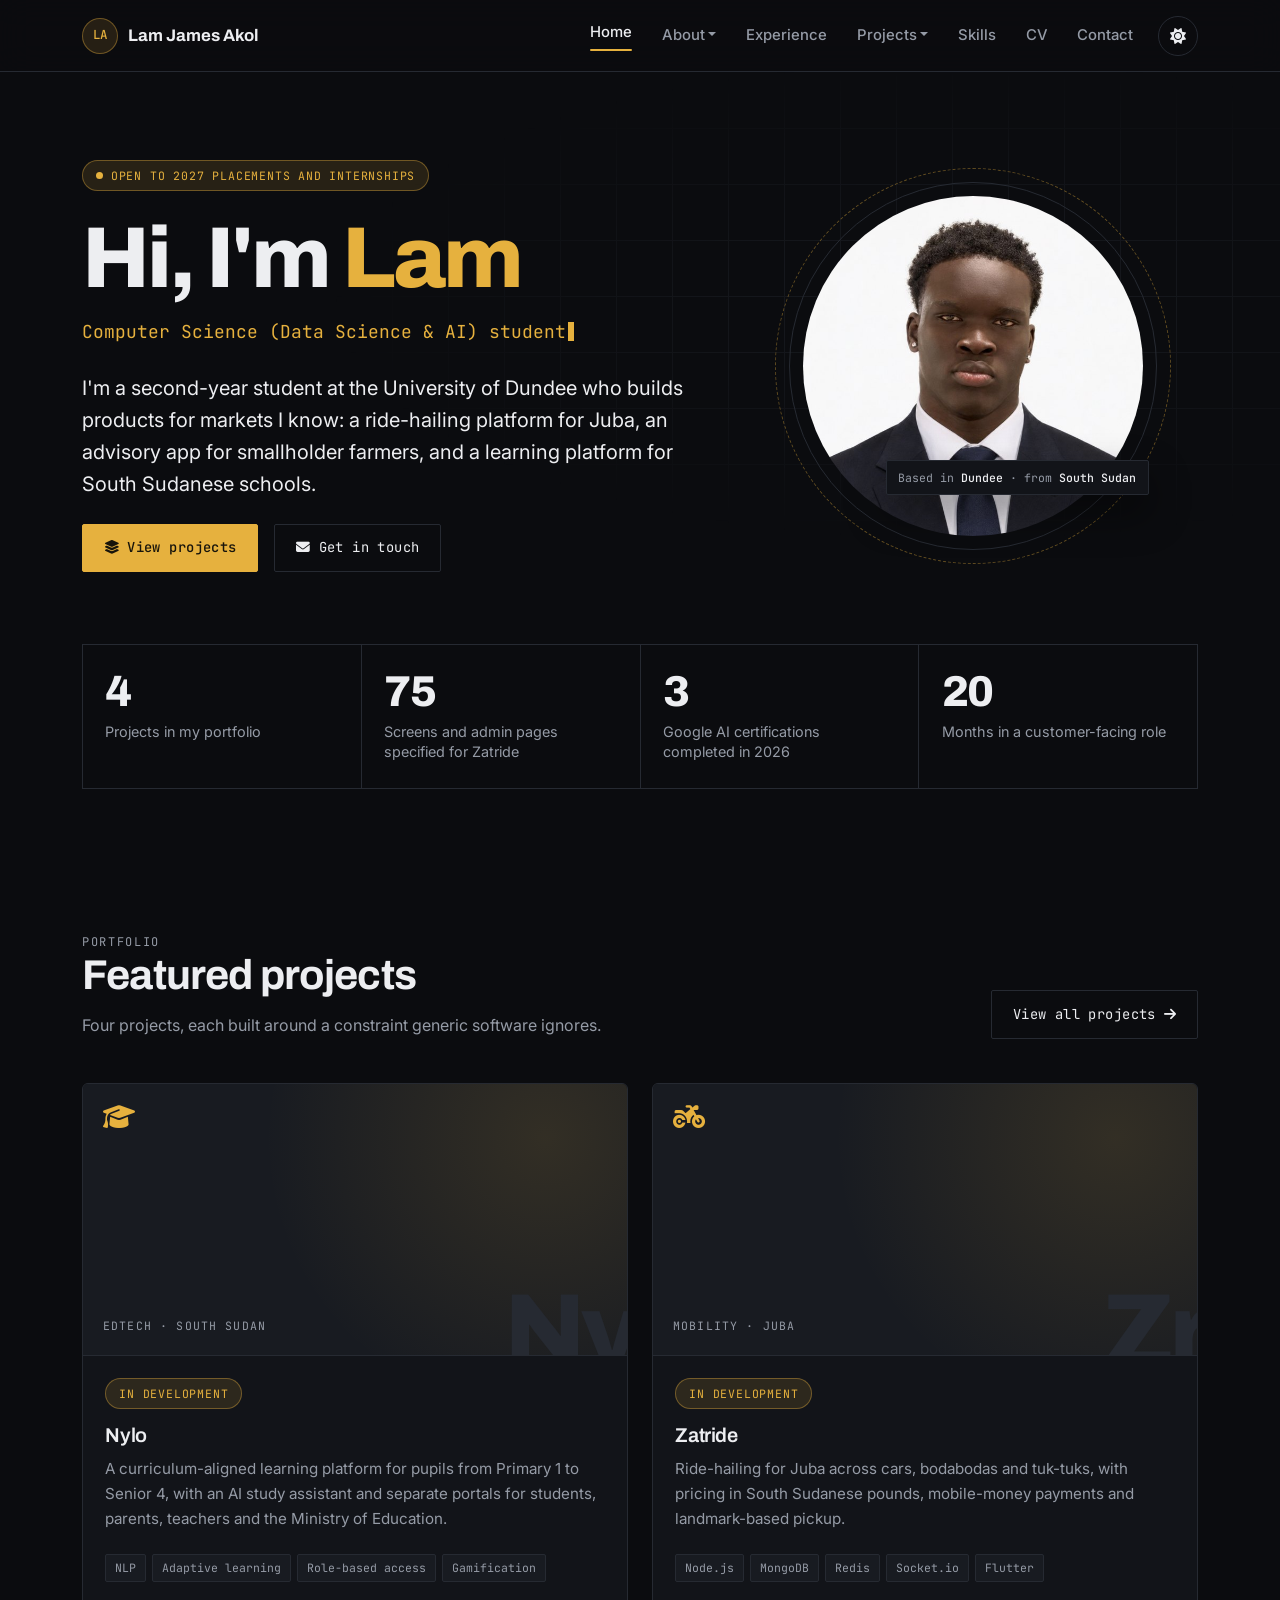
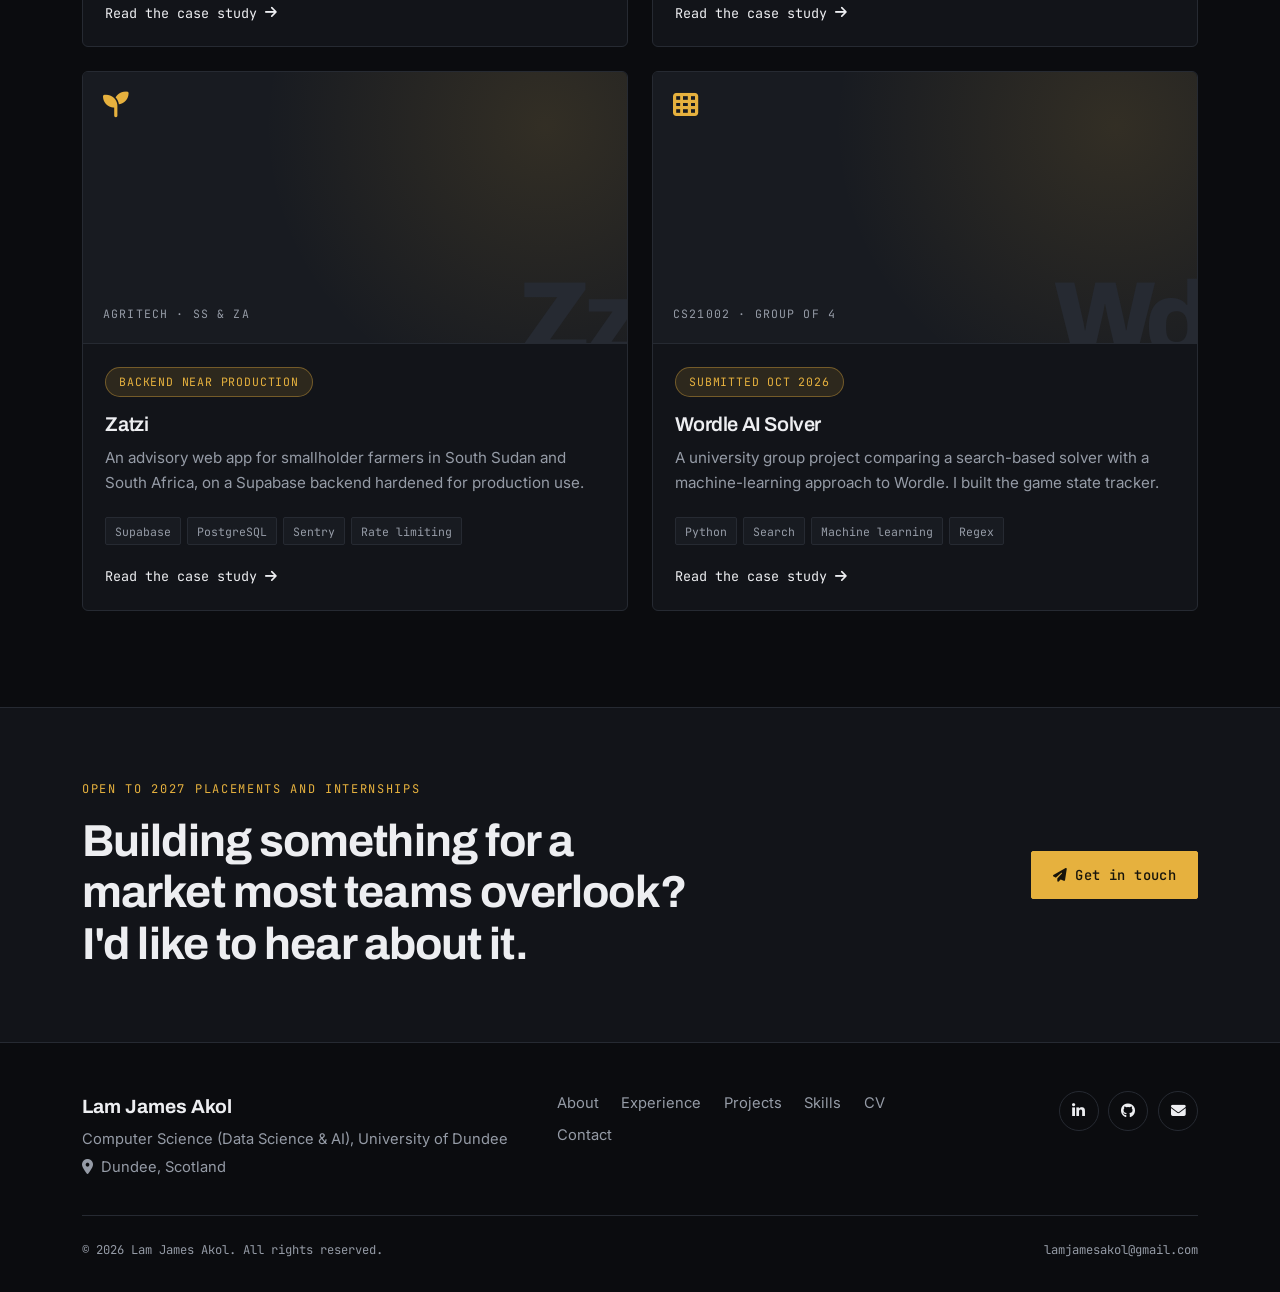
<file: index.html>
<!DOCTYPE html>
<html lang="en" data-bs-theme="dark">
<head>
<meta charset="utf-8">
<meta name="viewport" content="width=device-width, initial-scale=1">
<meta name="description" content="Lam James Akol, Computer Science (Data Science and AI) student at the University of Dundee, building software for markets across Africa.">
<meta name="author" content="Lam James Akol">
<title>Lam James Akol | Software for African markets</title>
<script>try{var t=localStorage.getItem('theme');if(t==='light'||t==='dark')document.documentElement.setAttribute('data-bs-theme',t);}catch(e){}</script>
<link rel="icon" href="images/favicon.svg" type="image/svg+xml">
<link rel="preconnect" href="https://fonts.googleapis.com">
<link rel="preconnect" href="https://fonts.gstatic.com" crossorigin>
<link rel="stylesheet" href="https://fonts.googleapis.com/css2?family=Archivo:wght@500;600;700;800&amp;family=Inter:wght@400;500;600&amp;family=JetBrains+Mono:wght@400;500&amp;display=swap">
<link rel="stylesheet" href="vendor/bootstrap/bootstrap.min.css">
<link rel="stylesheet" href="vendor/fontawesome/css/all.min.css">
<link rel="stylesheet" href="css/style.css">
</head>
<body>
<a class="skip-link" href="#main-content">Skip to main content</a>
<div class="visually-hidden" id="themeAnnouncement" aria-live="polite"></div>
<div class="scroll-progress" id="scrollProgress" role="progressbar" aria-label="Page scroll progress" aria-valuemin="0" aria-valuemax="100" aria-valuenow="0"></div>

<header>
  <nav class="navbar navbar-expand-lg fixed-top site-nav" aria-label="Main">
    <div class="container">
      <a class="brand" href="index.html"><span class="brand-mark" aria-hidden="true">LA</span>Lam James Akol</a>
      <button class="navbar-toggler" type="button" data-bs-toggle="collapse" data-bs-target="#mainNav" aria-controls="mainNav" aria-expanded="false" aria-label="Toggle navigation" title="Toggle navigation">
        <i class="fa-solid fa-bars" aria-hidden="true"></i>
      </button>
      <div class="collapse navbar-collapse" id="mainNav">
        <ul class="navbar-nav ms-auto align-items-lg-center gap-lg-1">
          <li class="nav-item"><a class="nav-link active" aria-current="page" href="index.html">Home</a></li>
          <li class="nav-item dropdown">
            <a class="nav-link dropdown-toggle" href="about.html" role="button" data-bs-toggle="dropdown" aria-expanded="false">About</a>
            <ul class="dropdown-menu">
              <li><a class="dropdown-item" href="about.html">About me</a></li>
              <li><a class="dropdown-item" href="about.html#reflection">Reflection</a></li>
              <li><a class="dropdown-item" href="about.html#ai-acknowledgement">AI use acknowledgement</a></li>
            </ul>
          </li>
          <li class="nav-item"><a class="nav-link" href="work-experience.html">Experience</a></li>
          <li class="nav-item dropdown">
            <a class="nav-link dropdown-toggle" href="projects.html" role="button" data-bs-toggle="dropdown" aria-expanded="false">Projects</a>
            <ul class="dropdown-menu">
              <li><a class="dropdown-item" href="projects.html">All projects</a></li>
              <li><a class="dropdown-item" href="projects.html#evidence">Evidence</a></li>
              <li><hr class="dropdown-divider"></li>
            <li><a class="dropdown-item" href="nylo.html">Nylo</a></li>
            <li><a class="dropdown-item" href="zatride.html">Zatride</a></li>
            <li><a class="dropdown-item" href="zatzi.html">Zatzi</a></li>
            <li><a class="dropdown-item" href="wordle-ai-solver.html">Wordle AI Solver</a></li>
            </ul>
          </li>
          <li class="nav-item"><a class="nav-link" href="skills.html">Skills</a></li>
          <li class="nav-item"><a class="nav-link" href="cv.html">CV</a></li>
          <li class="nav-item"><a class="nav-link" href="contact.html">Contact</a></li>
          <li class="nav-item ms-lg-2 mt-2 mt-lg-0">
            <button class="theme-toggle" id="themeToggle" type="button" aria-label="Switch to light mode" title="Switch to light mode"><i class="fa-solid fa-sun" aria-hidden="true"></i></button>
          </li>
        </ul>
      </div>
    </div>
  </nav>
</header>

<main id="main-content">

  <section class="hero">
    <div class="container">
      <div class="row align-items-center">
        <div class="col-lg-7">
          <span class="status-pill"><span class="status-dot" aria-hidden="true"></span>Open to 2027 placements and internships</span>
          <h1>Hi, I'm <span class="text-accent">Lam</span></h1>
          <p class="hero-role" id="typingText" data-phrases='["Computer Science (Data Science &amp; AI) student", "Building software for Africa", "Founder of Zatzi"]'><span class="typing-value">Computer Science (Data Science &amp; AI) student</span><span class="typing-caret" aria-hidden="true"></span></p>
          <p class="lead-custom mb-4">I'm a second-year student at the University of Dundee who builds products for markets I know: a ride-hailing platform for Juba, an advisory app for smallholder farmers, and a learning platform for South Sudanese schools.</p>
          <div class="hero-buttons d-flex flex-wrap gap-3">
            <a class="btn btn-gold" href="projects.html"><i class="fa-solid fa-layer-group me-2" aria-hidden="true"></i>View projects</a>
            <a class="btn btn-line" href="contact.html"><i class="fa-solid fa-envelope me-2" aria-hidden="true"></i>Get in touch</a>
          </div>
        </div>
        <div class="col-lg-5">
          <div class="portrait">
            <img src="images/lam-james-akol.jpg" alt="Lam James Akol, wearing a dark suit and tie" width="640" height="640">
            <div class="portrait-tag">Based in <strong>Dundee</strong> · from <strong>South Sudan</strong></div>
          </div>
        </div>
      </div>
    </div>
  </section>

  <section class="pb-5" aria-labelledby="stats-heading">
    <div class="container">
      <h2 class="visually-hidden" id="stats-heading">At a glance</h2>
      <div class="stats reveal">
        <div class="stat"><div class="stat-number" data-count="4"><span class="value">4</span></div><div class="stat-label">Projects in my portfolio</div></div>
        <div class="stat"><div class="stat-number" data-count="75"><span class="value">75</span></div><div class="stat-label">Screens and admin pages specified for Zatride</div></div>
        <div class="stat"><div class="stat-number" data-count="3"><span class="value">3</span></div><div class="stat-label">Google AI certifications completed in 2026</div></div>
        <div class="stat"><div class="stat-number" data-count="20"><span class="value">20</span></div><div class="stat-label">Months in a customer-facing role</div></div>
      </div>
    </div>
  </section>

  <section class="section">
    <div class="container">
      <div class="section-head d-flex flex-wrap justify-content-between align-items-end gap-3">
        <div>
          <p class="eyebrow">Portfolio</p>
          <h2>Featured projects</h2>
          <p>Four projects, each built around a constraint generic software ignores.</p>
        </div>
        <a class="btn btn-line" href="projects.html">View all projects<i class="fa-solid fa-arrow-right ms-2" aria-hidden="true"></i></a>
      </div>
      <div class="row g-4">
        <div class="col-md-6 project-col reveal" data-category="ai web mobile" data-delay="0">
          <article class="card project-card">
            <div class="project-plate" aria-hidden="true">
              <i class="plate-icon fa-solid fa-graduation-cap"></i>
              <span class="plate-code">EdTech · South Sudan</span>
              <span class="plate-mark">Ny</span>
            </div>
            <div class="card-body">
              <div class="project-meta"><span class="status-pill">In development</span></div>
              <h3 class="card-title">Nylo</h3>
              <p class="card-text">A curriculum-aligned learning platform for pupils from Primary 1 to Senior 4, with an AI study assistant and separate portals for students, parents, teachers and the Ministry of Education.</p>
              <div class="skill-tags"><span class="chip">NLP</span><span class="chip">Adaptive learning</span><span class="chip">Role-based access</span><span class="chip">Gamification</span></div>
              <a class="card-link-arrow stretched-link" href="nylo.html">Read the case study<i class="fa-solid fa-arrow-right" aria-hidden="true"></i></a>
            </div>
          </article>
        </div>
        <div class="col-md-6 project-col reveal" data-category="mobile backend" data-delay="1">
          <article class="card project-card">
            <div class="project-plate" aria-hidden="true">
              <i class="plate-icon fa-solid fa-motorcycle"></i>
              <span class="plate-code">Mobility · Juba</span>
              <span class="plate-mark">Zr</span>
            </div>
            <div class="card-body">
              <div class="project-meta"><span class="status-pill">In development</span></div>
              <h3 class="card-title">Zatride</h3>
              <p class="card-text">Ride-hailing for Juba across cars, bodabodas and tuk-tuks, with pricing in South Sudanese pounds, mobile-money payments and landmark-based pickup.</p>
              <div class="skill-tags"><span class="chip">Node.js</span><span class="chip">MongoDB</span><span class="chip">Redis</span><span class="chip">Socket.io</span><span class="chip">Flutter</span></div>
              <a class="card-link-arrow stretched-link" href="zatride.html">Read the case study<i class="fa-solid fa-arrow-right" aria-hidden="true"></i></a>
            </div>
          </article>
        </div>
        <div class="col-md-6 project-col reveal" data-category="web backend ai" data-delay="0">
          <article class="card project-card">
            <div class="project-plate" aria-hidden="true">
              <i class="plate-icon fa-solid fa-seedling"></i>
              <span class="plate-code">AgriTech · SS &amp; ZA</span>
              <span class="plate-mark">Zz</span>
            </div>
            <div class="card-body">
              <div class="project-meta"><span class="status-pill">Backend near production</span></div>
              <h3 class="card-title">Zatzi</h3>
              <p class="card-text">An advisory web app for smallholder farmers in South Sudan and South Africa, on a Supabase backend hardened for production use.</p>
              <div class="skill-tags"><span class="chip">Supabase</span><span class="chip">PostgreSQL</span><span class="chip">Sentry</span><span class="chip">Rate limiting</span></div>
              <a class="card-link-arrow stretched-link" href="zatzi.html">Read the case study<i class="fa-solid fa-arrow-right" aria-hidden="true"></i></a>
            </div>
          </article>
        </div>
        <div class="col-md-6 project-col reveal" data-category="ai academic" data-delay="1">
          <article class="card project-card">
            <div class="project-plate" aria-hidden="true">
              <i class="plate-icon fa-solid fa-table-cells"></i>
              <span class="plate-code">CS21002 · Group of 4</span>
              <span class="plate-mark">Wd</span>
            </div>
            <div class="card-body">
              <div class="project-meta"><span class="status-pill">Submitted Oct 2026</span></div>
              <h3 class="card-title">Wordle AI Solver</h3>
              <p class="card-text">A university group project comparing a search-based solver with a machine-learning approach to Wordle. I built the game state tracker.</p>
              <div class="skill-tags"><span class="chip">Python</span><span class="chip">Search</span><span class="chip">Machine learning</span><span class="chip">Regex</span></div>
              <a class="card-link-arrow stretched-link" href="wordle-ai-solver.html">Read the case study<i class="fa-solid fa-arrow-right" aria-hidden="true"></i></a>
            </div>
          </article>
        </div>

      </div>
    </div>
  </section>

  <section class="cta-band">
    <div class="container">
      <div class="row align-items-center g-4">
        <div class="col-lg-8">
          <p class="eyebrow">Open to 2027 placements and internships</p>
          <h2 class="mb-0">Building something for a market most teams overlook? I'd like to hear about it.</h2>
        </div>
        <div class="col-lg-4 text-lg-end">
          <a class="btn btn-gold" href="contact.html"><i class="fa-solid fa-paper-plane me-2" aria-hidden="true"></i>Get in touch</a>
        </div>
      </div>
    </div>
  </section>

</main>

<footer class="site-footer">
  <div class="container">
    <div class="row g-4 align-items-start">
      <div class="col-md-5">
        <p class="footer-name mb-1">Lam James Akol</p>
        <p class="text-muted-custom mb-1">Computer Science (Data Science &amp; AI), University of Dundee</p>
        <p class="text-muted-custom mb-0"><i class="fa-solid fa-location-dot me-2" aria-hidden="true"></i>Dundee, Scotland</p>
      </div>
      <div class="col-md-4">
        <ul class="footer-links">
          <li><a href="about.html">About</a></li>
          <li><a href="work-experience.html">Experience</a></li>
          <li><a href="projects.html">Projects</a></li>
          <li><a href="skills.html">Skills</a></li>
          <li><a href="cv.html">CV</a></li>
          <li><a href="contact.html">Contact</a></li>
        </ul>
      </div>
      <div class="col-md-3">
        <div class="social-links justify-content-md-end">
          <a href="https://www.linkedin.com/in/lam-james-akol-zakayo-65b657388/" target="_blank" rel="noopener noreferrer" aria-label="LinkedIn profile" title="LinkedIn"><i class="fa-brands fa-linkedin-in" aria-hidden="true"></i></a>
          <a href="https://github.com/itsnotlambo" target="_blank" rel="noopener noreferrer" aria-label="GitHub profile" title="GitHub"><i class="fa-brands fa-github" aria-hidden="true"></i></a>
          <a href="contact.html" aria-label="Contact page" title="Contact"><i class="fa-solid fa-envelope" aria-hidden="true"></i></a>
        </div>
      </div>
    </div>
    <div class="footer-bottom d-flex flex-wrap justify-content-between gap-2">
      <span>&copy; <span id="year">2026</span> Lam James Akol. All rights reserved.</span>
      <span>lamjamesakol@gmail.com</span>
    </div>
  </div>
</footer>

<button class="back-to-top" id="backToTop" type="button" aria-label="Back to top" title="Back to top"><i class="fa-solid fa-arrow-up" aria-hidden="true"></i></button>

<script src="vendor/bootstrap/bootstrap.bundle.min.js"></script>
<script src="js/main.js"></script>
</body>
</html>
</file>
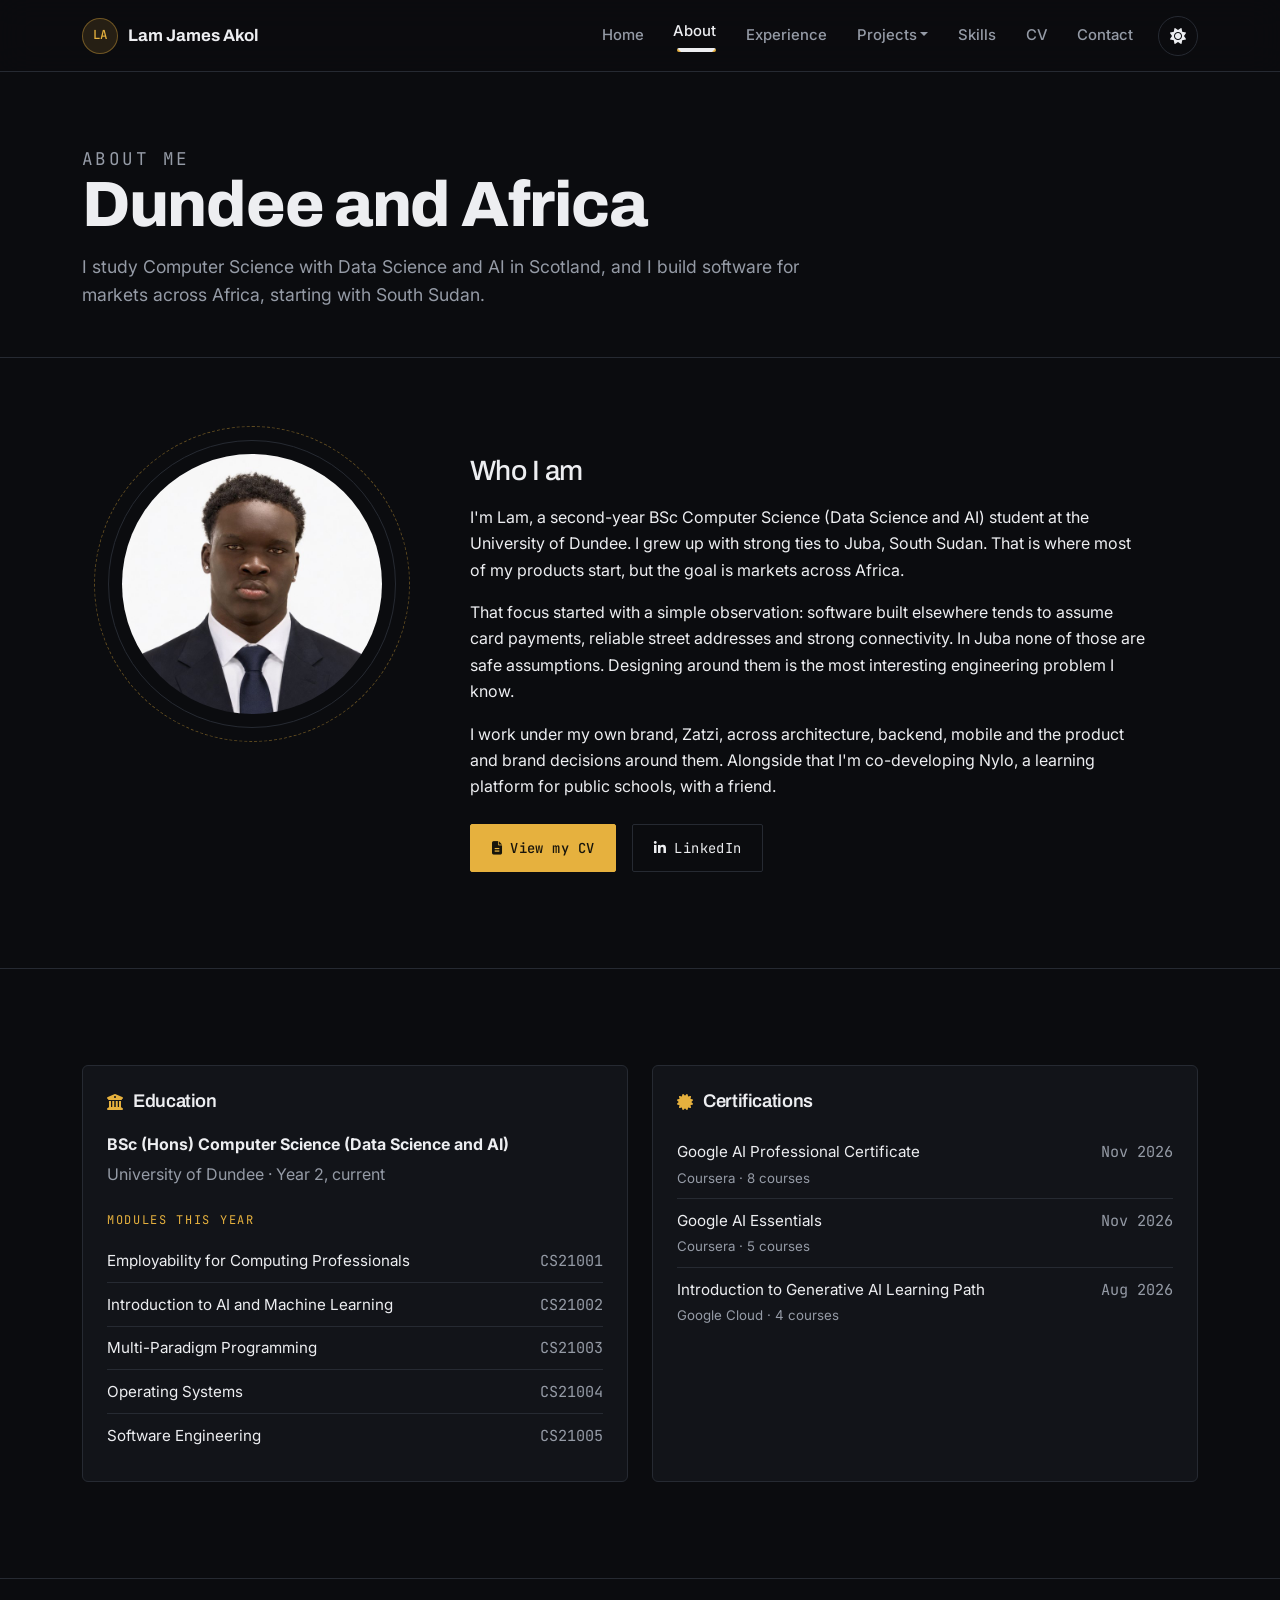
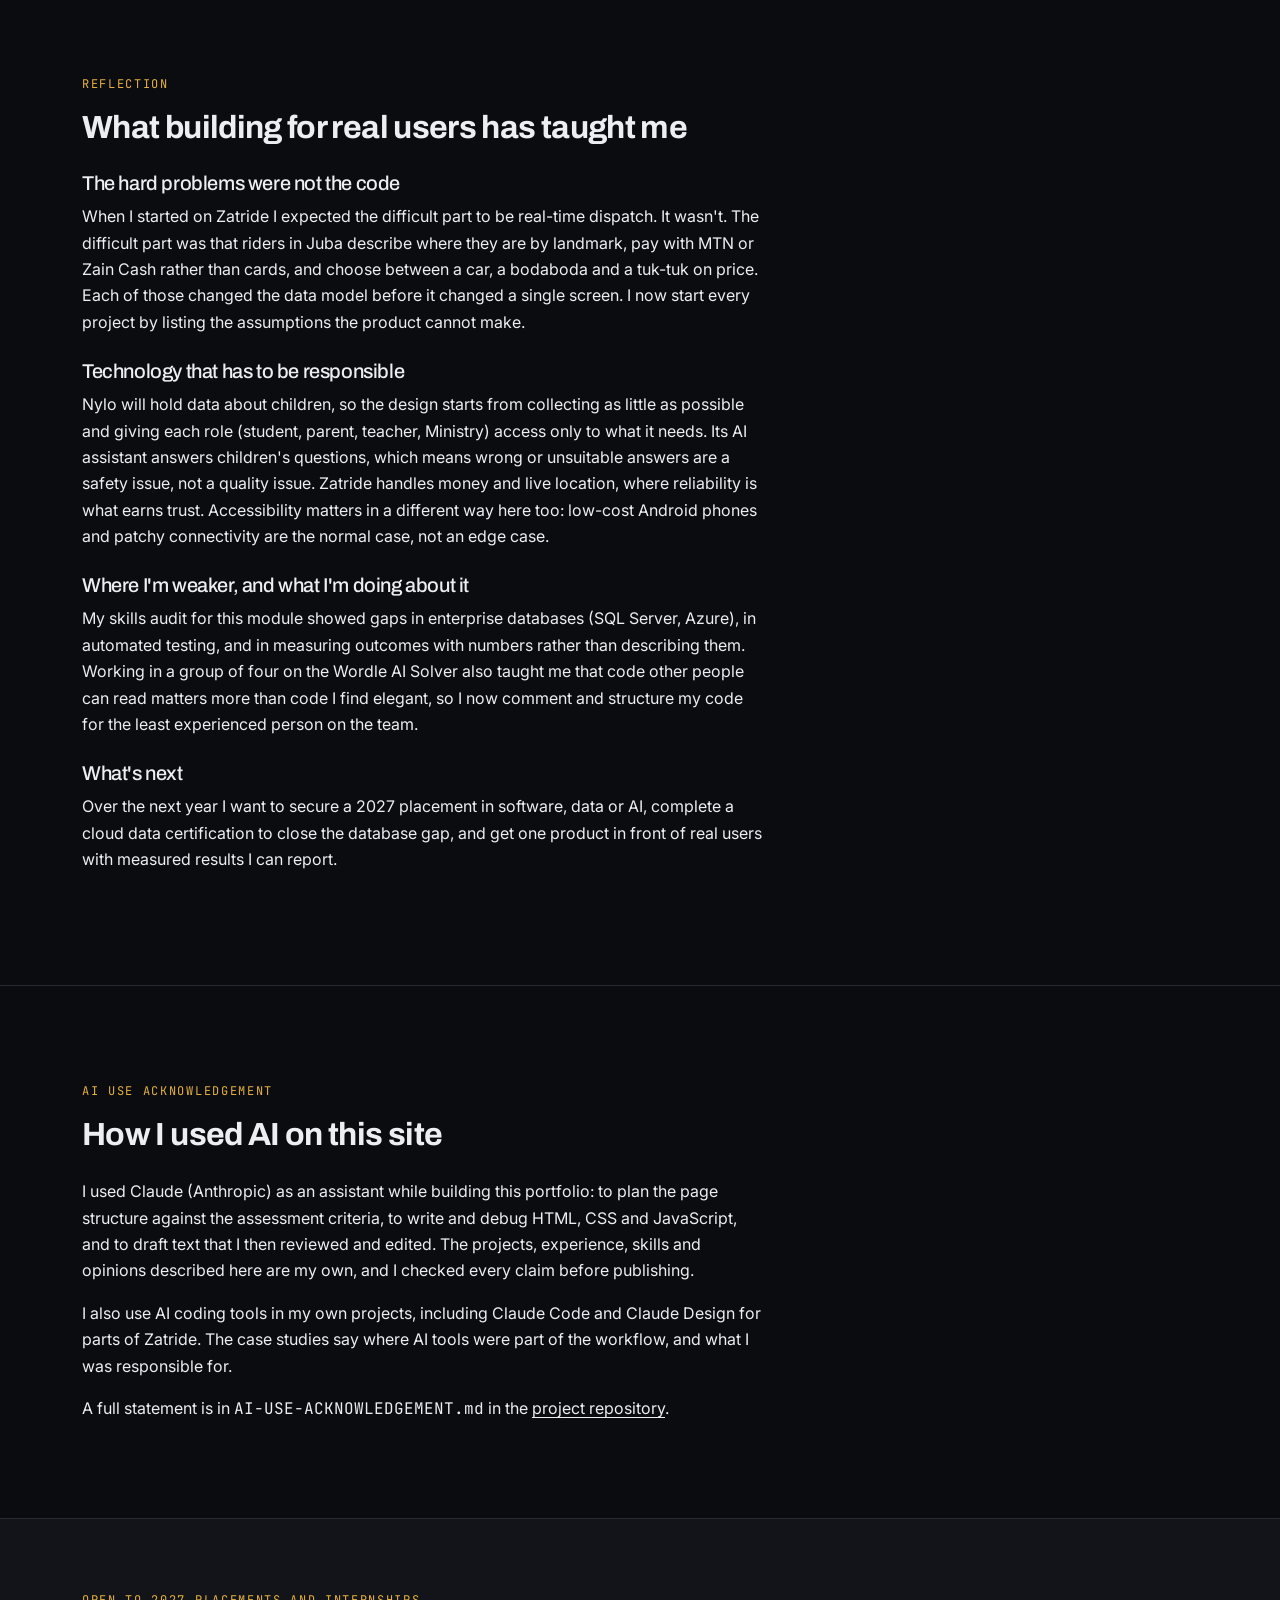
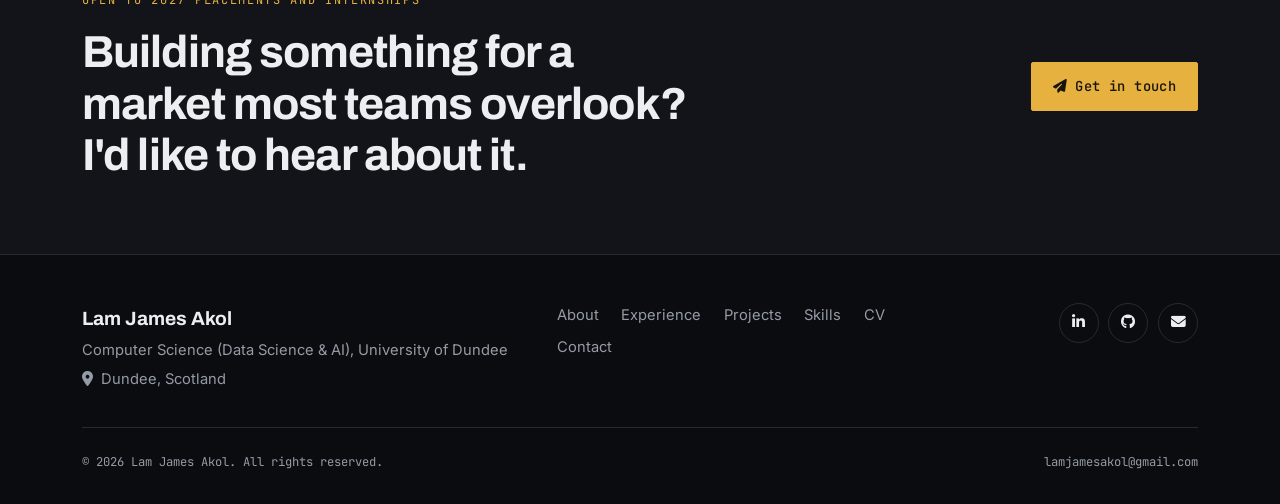
<file: about.html>
<!DOCTYPE html>
<html lang="en" data-bs-theme="dark">
<head>
<meta charset="utf-8">
<meta name="viewport" content="width=device-width, initial-scale=1">
<meta name="description" content="About Lam James Akol: education, background, reflection on building technology responsibly, and AI use acknowledgement.">
<meta name="author" content="Lam James Akol">
<title>About | Lam James Akol</title>
<script>try{var t=localStorage.getItem('theme');if(t==='light'||t==='dark')document.documentElement.setAttribute('data-bs-theme',t);}catch(e){}</script>
<link rel="icon" href="images/favicon.svg" type="image/svg+xml">
<link rel="preconnect" href="https://fonts.googleapis.com">
<link rel="preconnect" href="https://fonts.gstatic.com" crossorigin>
<link rel="stylesheet" href="https://fonts.googleapis.com/css2?family=Archivo:wght@500;600;700;800&amp;family=Inter:wght@400;500;600&amp;family=JetBrains+Mono:wght@400;500&amp;display=swap">
<link rel="stylesheet" href="vendor/bootstrap/bootstrap.min.css">
<link rel="stylesheet" href="vendor/fontawesome/css/all.min.css">
<link rel="stylesheet" href="css/style.css">
</head>
<body>
<a class="skip-link" href="#main-content">Skip to main content</a>
<div class="visually-hidden" id="themeAnnouncement" aria-live="polite"></div>
<div class="scroll-progress" id="scrollProgress" role="progressbar" aria-label="Page scroll progress" aria-valuemin="0" aria-valuemax="100" aria-valuenow="0"></div>

<header>
  <nav class="navbar navbar-expand-lg fixed-top site-nav" aria-label="Main">
    <div class="container">
      <a class="brand" href="index.html"><span class="brand-mark" aria-hidden="true">LA</span>Lam James Akol</a>
      <button class="navbar-toggler" type="button" data-bs-toggle="collapse" data-bs-target="#mainNav" aria-controls="mainNav" aria-expanded="false" aria-label="Toggle navigation" title="Toggle navigation">
        <i class="fa-solid fa-bars" aria-hidden="true"></i>
      </button>
      <div class="collapse navbar-collapse" id="mainNav">
        <ul class="navbar-nav ms-auto align-items-lg-center gap-lg-1">
          <li class="nav-item"><a class="nav-link" href="index.html">Home</a></li>
          <li class="nav-item dropdown">
            <a class="nav-link dropdown-toggle active" href="about.html" role="button" data-bs-toggle="dropdown" aria-expanded="false">About</a>
            <ul class="dropdown-menu">
              <li><a class="dropdown-item" href="about.html">About me</a></li>
              <li><a class="dropdown-item" href="about.html#reflection">Reflection</a></li>
              <li><a class="dropdown-item" href="about.html#ai-acknowledgement">AI use acknowledgement</a></li>
            </ul>
          </li>
          <li class="nav-item"><a class="nav-link" href="work-experience.html">Experience</a></li>
          <li class="nav-item dropdown">
            <a class="nav-link dropdown-toggle" href="projects.html" role="button" data-bs-toggle="dropdown" aria-expanded="false">Projects</a>
            <ul class="dropdown-menu">
              <li><a class="dropdown-item" href="projects.html">All projects</a></li>
              <li><a class="dropdown-item" href="projects.html#evidence">Evidence</a></li>
              <li><hr class="dropdown-divider"></li>
            <li><a class="dropdown-item" href="nylo.html">Nylo</a></li>
            <li><a class="dropdown-item" href="zatride.html">Zatride</a></li>
            <li><a class="dropdown-item" href="zatzi.html">Zatzi</a></li>
            <li><a class="dropdown-item" href="wordle-ai-solver.html">Wordle AI Solver</a></li>
            </ul>
          </li>
          <li class="nav-item"><a class="nav-link" href="skills.html">Skills</a></li>
          <li class="nav-item"><a class="nav-link" href="cv.html">CV</a></li>
          <li class="nav-item"><a class="nav-link" href="contact.html">Contact</a></li>
          <li class="nav-item ms-lg-2 mt-2 mt-lg-0">
            <button class="theme-toggle" id="themeToggle" type="button" aria-label="Switch to light mode" title="Switch to light mode"><i class="fa-solid fa-sun" aria-hidden="true"></i></button>
          </li>
        </ul>
      </div>
    </div>
  </nav>
</header>

<main id="main-content">

  <section class="page-head">
    <div class="container">
      
      <p class="eyebrow">About me</p>
      <h1>Dundee and Africa</h1>
      <p class="lead-custom">I study Computer Science with Data Science and AI in Scotland, and I build software for markets across Africa, starting with South Sudan.</p>
    </div>
  </section>

  <section class="section">
    <div class="container">
      <div class="row g-5 align-items-start">
        <div class="col-lg-4 reveal">
          <div class="portrait" style="width:min(260px, 80%)">
            <img src="images/lam-james-akol.jpg" alt="Portrait of Lam James Akol" width="640" height="640" loading="lazy">
          </div>
        </div>
        <div class="col-lg-8 reveal" data-delay="1">
          <h2 class="h3 mb-3">Who I am</h2>
          <p>I'm Lam, a second-year BSc Computer Science (Data Science and AI) student at the University of Dundee. I grew up with strong ties to Juba, South Sudan. That is where most of my products start, but the goal is markets across Africa.</p>
          <p>That focus started with a simple observation: software built elsewhere tends to assume card payments, reliable street addresses and strong connectivity. In Juba none of those are safe assumptions. Designing around them is the most interesting engineering problem I know.</p>
          <p>I work under my own brand, Zatzi, across architecture, backend, mobile and the product and brand decisions around them. Alongside that I'm co-developing Nylo, a learning platform for public schools, with a friend.</p>
          <div class="d-flex flex-wrap gap-3 mt-4">
            <a class="btn btn-gold" href="cv.html"><i class="fa-solid fa-file-lines me-2" aria-hidden="true"></i>View my CV</a>
            <a class="btn btn-line" href="https://www.linkedin.com/in/lam-james-akol-zakayo-65b657388/" target="_blank" rel="noopener noreferrer"><i class="fa-brands fa-linkedin-in me-2" aria-hidden="true"></i>LinkedIn</a>
          </div>
        </div>
      </div>
    </div>
  </section>

  <section class="section">
    <div class="container">
      <div class="row g-4">
        <div class="col-lg-6 reveal">
          <div class="skill-card">
            <h3><i class="fa-solid fa-building-columns" aria-hidden="true"></i>Education</h3>
            <p class="mb-1"><strong>BSc (Hons) Computer Science (Data Science and AI)</strong></p>
            <p class="text-muted-custom">University of Dundee · Year 2, current</p>
            <p class="eyebrow mt-4 mb-2">Modules this year</p>
            <ul class="skill-list">
              <li><span>Employability for Computing Professionals</span><span class="mono text-muted-custom">CS21001</span></li>
              <li><span>Introduction to AI and Machine Learning</span><span class="mono text-muted-custom">CS21002</span></li>
              <li><span>Multi-Paradigm Programming</span><span class="mono text-muted-custom">CS21003</span></li>
              <li><span>Operating Systems</span><span class="mono text-muted-custom">CS21004</span></li>
              <li><span>Software Engineering</span><span class="mono text-muted-custom">CS21005</span></li>
            </ul>
          </div>
        </div>
        <div class="col-lg-6 reveal" data-delay="1">
          <div class="skill-card">
            <h3><i class="fa-solid fa-certificate" aria-hidden="true"></i>Certifications</h3>
            <ul class="skill-list">
              <li><span>Google AI Professional Certificate<br><span class="text-muted-custom small">Coursera · 8 courses</span></span><span class="mono text-muted-custom">Nov 2026</span></li>
              <li><span>Google AI Essentials<br><span class="text-muted-custom small">Coursera · 5 courses</span></span><span class="mono text-muted-custom">Nov 2026</span></li>
              <li><span>Introduction to Generative AI Learning Path<br><span class="text-muted-custom small">Google Cloud · 4 courses</span></span><span class="mono text-muted-custom">Aug 2026</span></li>
            </ul>
          </div>
        </div>
      </div>
    </div>
  </section>

  <section class="section" id="reflection" aria-labelledby="reflection-heading">
    <div class="container">
      <div class="row">
        <div class="col-lg-8">
          <p class="eyebrow">Reflection</p>
          <h2 id="reflection-heading" class="mb-4">What building for real users has taught me</h2>

          <h3 class="h5 mt-4">The hard problems were not the code</h3>
          <p>When I started on Zatride I expected the difficult part to be real-time dispatch. It wasn't. The difficult part was that riders in Juba describe where they are by landmark, pay with MTN or Zain Cash rather than cards, and choose between a car, a bodaboda and a tuk-tuk on price. Each of those changed the data model before it changed a single screen. I now start every project by listing the assumptions the product cannot make.</p>

          <h3 class="h5 mt-4">Technology that has to be responsible</h3>
          <p>Nylo will hold data about children, so the design starts from collecting as little as possible and giving each role (student, parent, teacher, Ministry) access only to what it needs. Its AI assistant answers children's questions, which means wrong or unsuitable answers are a safety issue, not a quality issue. Zatride handles money and live location, where reliability is what earns trust. Accessibility matters in a different way here too: low-cost Android phones and patchy connectivity are the normal case, not an edge case.</p>

          <h3 class="h5 mt-4">Where I'm weaker, and what I'm doing about it</h3>
          <p>My skills audit for this module showed gaps in enterprise databases (SQL Server, Azure), in automated testing, and in measuring outcomes with numbers rather than describing them. Working in a group of four on the Wordle AI Solver also taught me that code other people can read matters more than code I find elegant, so I now comment and structure my code for the least experienced person on the team.</p>

          <h3 class="h5 mt-4">What's next</h3>
          <p>Over the next year I want to secure a 2027 placement in software, data or AI, complete a cloud data certification to close the database gap, and get one product in front of real users with measured results I can report.</p>
        </div>
      </div>
    </div>
  </section>

  <section class="section" id="ai-acknowledgement" aria-labelledby="ai-heading">
    <div class="container">
      <div class="row">
        <div class="col-lg-8">
          <p class="eyebrow">AI use acknowledgement</p>
          <h2 id="ai-heading" class="mb-4">How I used AI on this site</h2>
          <p>I used Claude (Anthropic) as an assistant while building this portfolio: to plan the page structure against the assessment criteria, to write and debug HTML, CSS and JavaScript, and to draft text that I then reviewed and edited. The projects, experience, skills and opinions described here are my own, and I checked every claim before publishing.</p>
          <p>I also use AI coding tools in my own projects, including Claude Code and Claude Design for parts of Zatride. The case studies say where AI tools were part of the workflow, and what I was responsible for.</p>
          <p class="mb-0">A full statement is in <span class="mono">AI-USE-ACKNOWLEDGEMENT.md</span> in the <a href="https://github.com/itsnotlambo" target="_blank" rel="noopener noreferrer">project repository</a>.</p>
        </div>
      </div>
    </div>
  </section>

  <section class="cta-band">
    <div class="container">
      <div class="row align-items-center g-4">
        <div class="col-lg-8">
          <p class="eyebrow">Open to 2027 placements and internships</p>
          <h2 class="mb-0">Building something for a market most teams overlook? I'd like to hear about it.</h2>
        </div>
        <div class="col-lg-4 text-lg-end">
          <a class="btn btn-gold" href="contact.html"><i class="fa-solid fa-paper-plane me-2" aria-hidden="true"></i>Get in touch</a>
        </div>
      </div>
    </div>
  </section>

</main>

<footer class="site-footer">
  <div class="container">
    <div class="row g-4 align-items-start">
      <div class="col-md-5">
        <p class="footer-name mb-1">Lam James Akol</p>
        <p class="text-muted-custom mb-1">Computer Science (Data Science &amp; AI), University of Dundee</p>
        <p class="text-muted-custom mb-0"><i class="fa-solid fa-location-dot me-2" aria-hidden="true"></i>Dundee, Scotland</p>
      </div>
      <div class="col-md-4">
        <ul class="footer-links">
          <li><a href="about.html">About</a></li>
          <li><a href="work-experience.html">Experience</a></li>
          <li><a href="projects.html">Projects</a></li>
          <li><a href="skills.html">Skills</a></li>
          <li><a href="cv.html">CV</a></li>
          <li><a href="contact.html">Contact</a></li>
        </ul>
      </div>
      <div class="col-md-3">
        <div class="social-links justify-content-md-end">
          <a href="https://www.linkedin.com/in/lam-james-akol-zakayo-65b657388/" target="_blank" rel="noopener noreferrer" aria-label="LinkedIn profile" title="LinkedIn"><i class="fa-brands fa-linkedin-in" aria-hidden="true"></i></a>
          <a href="https://github.com/itsnotlambo" target="_blank" rel="noopener noreferrer" aria-label="GitHub profile" title="GitHub"><i class="fa-brands fa-github" aria-hidden="true"></i></a>
          <a href="contact.html" aria-label="Contact page" title="Contact"><i class="fa-solid fa-envelope" aria-hidden="true"></i></a>
        </div>
      </div>
    </div>
    <div class="footer-bottom d-flex flex-wrap justify-content-between gap-2">
      <span>&copy; <span id="year">2026</span> Lam James Akol. All rights reserved.</span>
      <span>lamjamesakol@gmail.com</span>
    </div>
  </div>
</footer>

<button class="back-to-top" id="backToTop" type="button" aria-label="Back to top" title="Back to top"><i class="fa-solid fa-arrow-up" aria-hidden="true"></i></button>

<script src="vendor/bootstrap/bootstrap.bundle.min.js"></script>
<script src="js/main.js"></script>
</body>
</html>
</file>
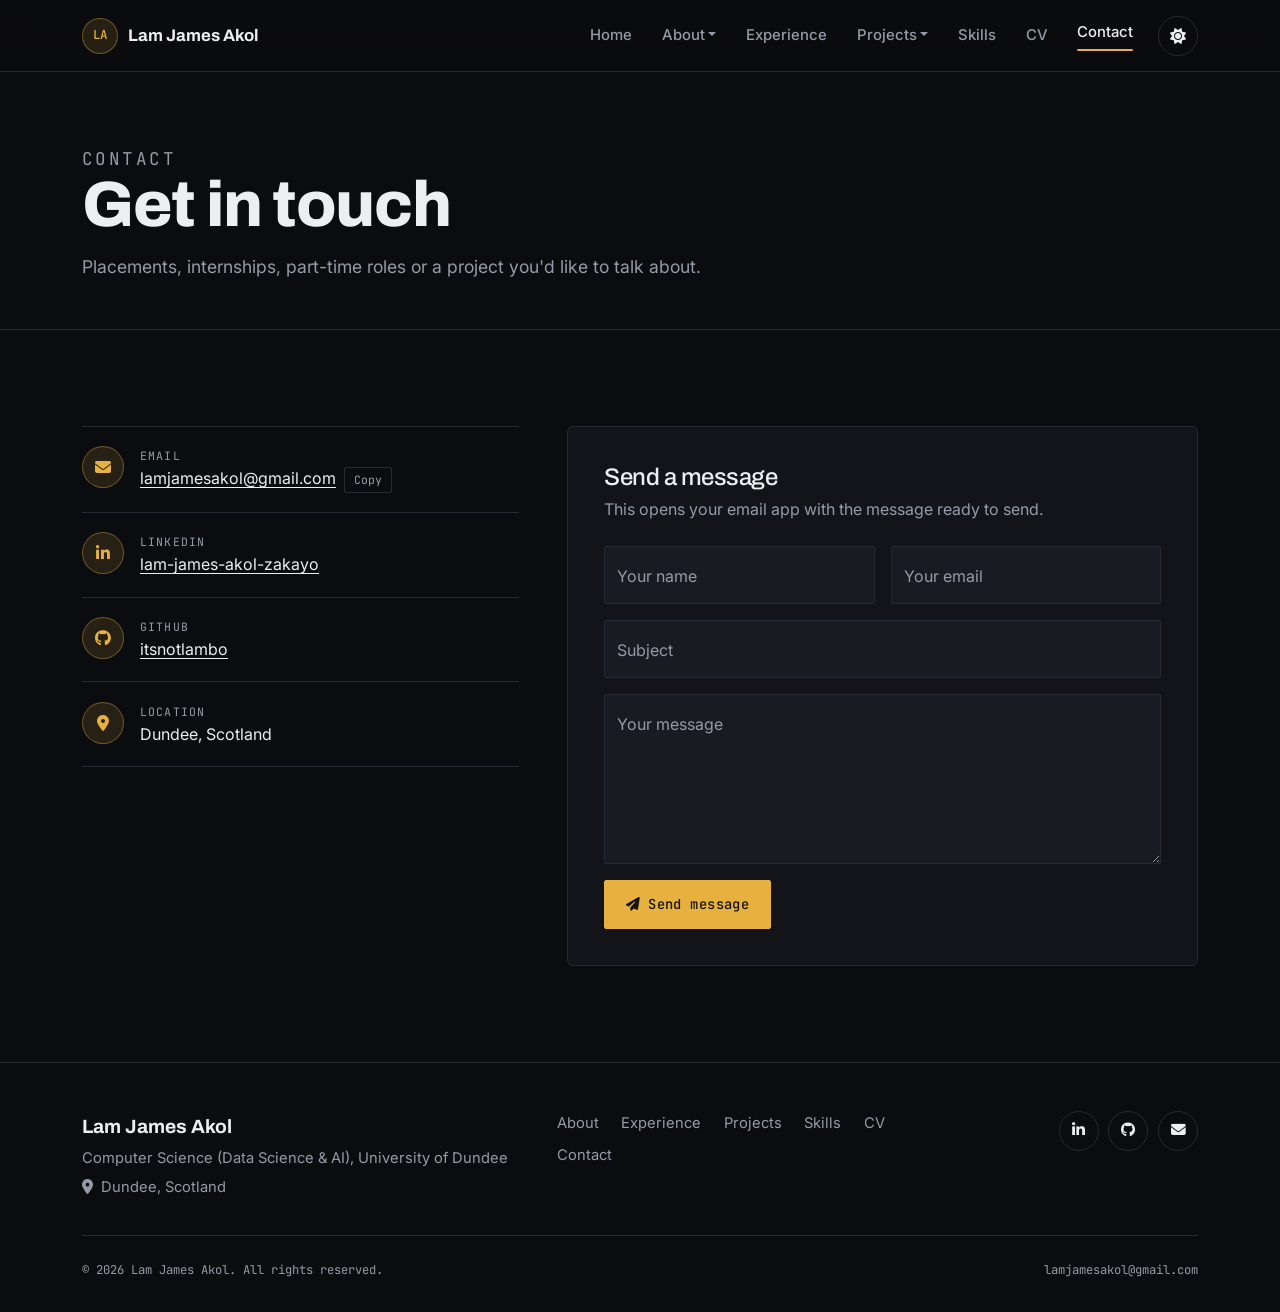
<file: contact.html>
<!DOCTYPE html>
<html lang="en" data-bs-theme="dark">
<head>
<meta charset="utf-8">
<meta name="viewport" content="width=device-width, initial-scale=1">
<meta name="description" content="Contact Lam James Akol about placements, internships and projects.">
<meta name="author" content="Lam James Akol">
<title>Contact | Lam James Akol</title>
<script>try{var t=localStorage.getItem('theme');if(t==='light'||t==='dark')document.documentElement.setAttribute('data-bs-theme',t);}catch(e){}</script>
<link rel="icon" href="images/favicon.svg" type="image/svg+xml">
<link rel="preconnect" href="https://fonts.googleapis.com">
<link rel="preconnect" href="https://fonts.gstatic.com" crossorigin>
<link rel="stylesheet" href="https://fonts.googleapis.com/css2?family=Archivo:wght@500;600;700;800&amp;family=Inter:wght@400;500;600&amp;family=JetBrains+Mono:wght@400;500&amp;display=swap">
<link rel="stylesheet" href="vendor/bootstrap/bootstrap.min.css">
<link rel="stylesheet" href="vendor/fontawesome/css/all.min.css">
<link rel="stylesheet" href="css/style.css">
</head>
<body>
<a class="skip-link" href="#main-content">Skip to main content</a>
<div class="visually-hidden" id="themeAnnouncement" aria-live="polite"></div>
<div class="scroll-progress" id="scrollProgress" role="progressbar" aria-label="Page scroll progress" aria-valuemin="0" aria-valuemax="100" aria-valuenow="0"></div>

<header>
  <nav class="navbar navbar-expand-lg fixed-top site-nav" aria-label="Main">
    <div class="container">
      <a class="brand" href="index.html"><span class="brand-mark" aria-hidden="true">LA</span>Lam James Akol</a>
      <button class="navbar-toggler" type="button" data-bs-toggle="collapse" data-bs-target="#mainNav" aria-controls="mainNav" aria-expanded="false" aria-label="Toggle navigation" title="Toggle navigation">
        <i class="fa-solid fa-bars" aria-hidden="true"></i>
      </button>
      <div class="collapse navbar-collapse" id="mainNav">
        <ul class="navbar-nav ms-auto align-items-lg-center gap-lg-1">
          <li class="nav-item"><a class="nav-link" href="index.html">Home</a></li>
          <li class="nav-item dropdown">
            <a class="nav-link dropdown-toggle" href="about.html" role="button" data-bs-toggle="dropdown" aria-expanded="false">About</a>
            <ul class="dropdown-menu">
              <li><a class="dropdown-item" href="about.html">About me</a></li>
              <li><a class="dropdown-item" href="about.html#reflection">Reflection</a></li>
              <li><a class="dropdown-item" href="about.html#ai-acknowledgement">AI use acknowledgement</a></li>
            </ul>
          </li>
          <li class="nav-item"><a class="nav-link" href="work-experience.html">Experience</a></li>
          <li class="nav-item dropdown">
            <a class="nav-link dropdown-toggle" href="projects.html" role="button" data-bs-toggle="dropdown" aria-expanded="false">Projects</a>
            <ul class="dropdown-menu">
              <li><a class="dropdown-item" href="projects.html">All projects</a></li>
              <li><a class="dropdown-item" href="projects.html#evidence">Evidence</a></li>
              <li><hr class="dropdown-divider"></li>
            <li><a class="dropdown-item" href="nylo.html">Nylo</a></li>
            <li><a class="dropdown-item" href="zatride.html">Zatride</a></li>
            <li><a class="dropdown-item" href="zatzi.html">Zatzi</a></li>
            <li><a class="dropdown-item" href="wordle-ai-solver.html">Wordle AI Solver</a></li>
            </ul>
          </li>
          <li class="nav-item"><a class="nav-link" href="skills.html">Skills</a></li>
          <li class="nav-item"><a class="nav-link" href="cv.html">CV</a></li>
          <li class="nav-item"><a class="nav-link active" aria-current="page" href="contact.html">Contact</a></li>
          <li class="nav-item ms-lg-2 mt-2 mt-lg-0">
            <button class="theme-toggle" id="themeToggle" type="button" aria-label="Switch to light mode" title="Switch to light mode"><i class="fa-solid fa-sun" aria-hidden="true"></i></button>
          </li>
        </ul>
      </div>
    </div>
  </nav>
</header>

<main id="main-content">

  <section class="page-head">
    <div class="container">
      
      <p class="eyebrow">Contact</p>
      <h1>Get in touch</h1>
      <p class="lead-custom">Placements, internships, part-time roles or a project you'd like to talk about.</p>
    </div>
  </section>

  <section class="section">
    <div class="container">
      <div class="row g-5">
        <div class="col-lg-5">
          <div class="contact-method reveal">
            <span class="contact-icon"><i class="fa-solid fa-envelope" aria-hidden="true"></i></span>
            <div>
              <div class="label">Email</div>
              <div class="value"><a href="mailto:lamjamesakol@gmail.com">lamjamesakol@gmail.com</a><button class="copy-btn" type="button" data-copy="lamjamesakol@gmail.com" aria-label="Copy email address">Copy</button></div>
            </div>
          </div>
          <div class="contact-method reveal">
            <span class="contact-icon"><i class="fa-brands fa-linkedin-in" aria-hidden="true"></i></span>
            <div>
              <div class="label">LinkedIn</div>
              <div class="value"><a href="https://www.linkedin.com/in/lam-james-akol-zakayo-65b657388/" target="_blank" rel="noopener noreferrer">lam-james-akol-zakayo</a></div>
            </div>
          </div>
          <div class="contact-method reveal">
            <span class="contact-icon"><i class="fa-brands fa-github" aria-hidden="true"></i></span>
            <div>
              <div class="label">GitHub</div>
              <div class="value"><a href="https://github.com/itsnotlambo" target="_blank" rel="noopener noreferrer">itsnotlambo</a></div>
            </div>
          </div>
          <div class="contact-method reveal">
            <span class="contact-icon"><i class="fa-solid fa-location-dot" aria-hidden="true"></i></span>
            <div>
              <div class="label">Location</div>
              <div class="value">Dundee, Scotland</div>
            </div>
          </div>
        </div>

        <div class="col-lg-7">
          <div class="form-panel reveal" data-delay="1">
            <h2 class="h4 mb-1">Send a message</h2>
            <p class="text-muted-custom mb-4">This opens your email app with the message ready to send.</p>
            <form id="contactForm" novalidate>
              <div class="row g-3">
                <div class="col-md-6">
                  <div class="form-floating">
                    <input class="form-control" type="text" id="name" name="name" placeholder="Your name" required autocomplete="name">
                    <label for="name">Your name</label>
                    <div class="invalid-feedback">Please enter your name.</div>
                  </div>
                </div>
                <div class="col-md-6">
                  <div class="form-floating">
                    <input class="form-control" type="email" id="email" name="email" placeholder="you@example.com" required autocomplete="email">
                    <label for="email">Your email</label>
                    <div class="invalid-feedback">Please enter a valid email address.</div>
                  </div>
                </div>
                <div class="col-12">
                  <div class="form-floating">
                    <input class="form-control" type="text" id="subject" name="subject" placeholder="Subject" required>
                    <label for="subject">Subject</label>
                    <div class="invalid-feedback">Please add a subject.</div>
                  </div>
                </div>
                <div class="col-12">
                  <div class="form-floating">
                    <textarea class="form-control" id="message" name="message" placeholder="Your message" style="height:170px" required minlength="20"></textarea>
                    <label for="message">Your message</label>
                    <div class="invalid-feedback">Please write at least 20 characters.</div>
                  </div>
                </div>
                <div class="col-12">
                  <button class="btn btn-gold" type="submit"><i class="fa-solid fa-paper-plane me-2" aria-hidden="true"></i>Send message</button>
                </div>
              </div>
              <div class="alert alert-success mt-4 mb-0" id="formFeedback" role="status" tabindex="-1" hidden>
                <i class="fa-solid fa-circle-check me-2" aria-hidden="true"></i>Your email app should now be open with the message filled in. If it didn't open, email me directly at lamjamesakol@gmail.com.
              </div>
            </form>
          </div>
        </div>
      </div>
    </div>
  </section>

</main>

<footer class="site-footer">
  <div class="container">
    <div class="row g-4 align-items-start">
      <div class="col-md-5">
        <p class="footer-name mb-1">Lam James Akol</p>
        <p class="text-muted-custom mb-1">Computer Science (Data Science &amp; AI), University of Dundee</p>
        <p class="text-muted-custom mb-0"><i class="fa-solid fa-location-dot me-2" aria-hidden="true"></i>Dundee, Scotland</p>
      </div>
      <div class="col-md-4">
        <ul class="footer-links">
          <li><a href="about.html">About</a></li>
          <li><a href="work-experience.html">Experience</a></li>
          <li><a href="projects.html">Projects</a></li>
          <li><a href="skills.html">Skills</a></li>
          <li><a href="cv.html">CV</a></li>
          <li><a href="contact.html">Contact</a></li>
        </ul>
      </div>
      <div class="col-md-3">
        <div class="social-links justify-content-md-end">
          <a href="https://www.linkedin.com/in/lam-james-akol-zakayo-65b657388/" target="_blank" rel="noopener noreferrer" aria-label="LinkedIn profile" title="LinkedIn"><i class="fa-brands fa-linkedin-in" aria-hidden="true"></i></a>
          <a href="https://github.com/itsnotlambo" target="_blank" rel="noopener noreferrer" aria-label="GitHub profile" title="GitHub"><i class="fa-brands fa-github" aria-hidden="true"></i></a>
          <a href="contact.html" aria-label="Contact page" title="Contact"><i class="fa-solid fa-envelope" aria-hidden="true"></i></a>
        </div>
      </div>
    </div>
    <div class="footer-bottom d-flex flex-wrap justify-content-between gap-2">
      <span>&copy; <span id="year">2026</span> Lam James Akol. All rights reserved.</span>
      <span>lamjamesakol@gmail.com</span>
    </div>
  </div>
</footer>

<button class="back-to-top" id="backToTop" type="button" aria-label="Back to top" title="Back to top"><i class="fa-solid fa-arrow-up" aria-hidden="true"></i></button>

<script src="vendor/bootstrap/bootstrap.bundle.min.js"></script>
<script src="js/main.js"></script>
</body>
</html>
</file>
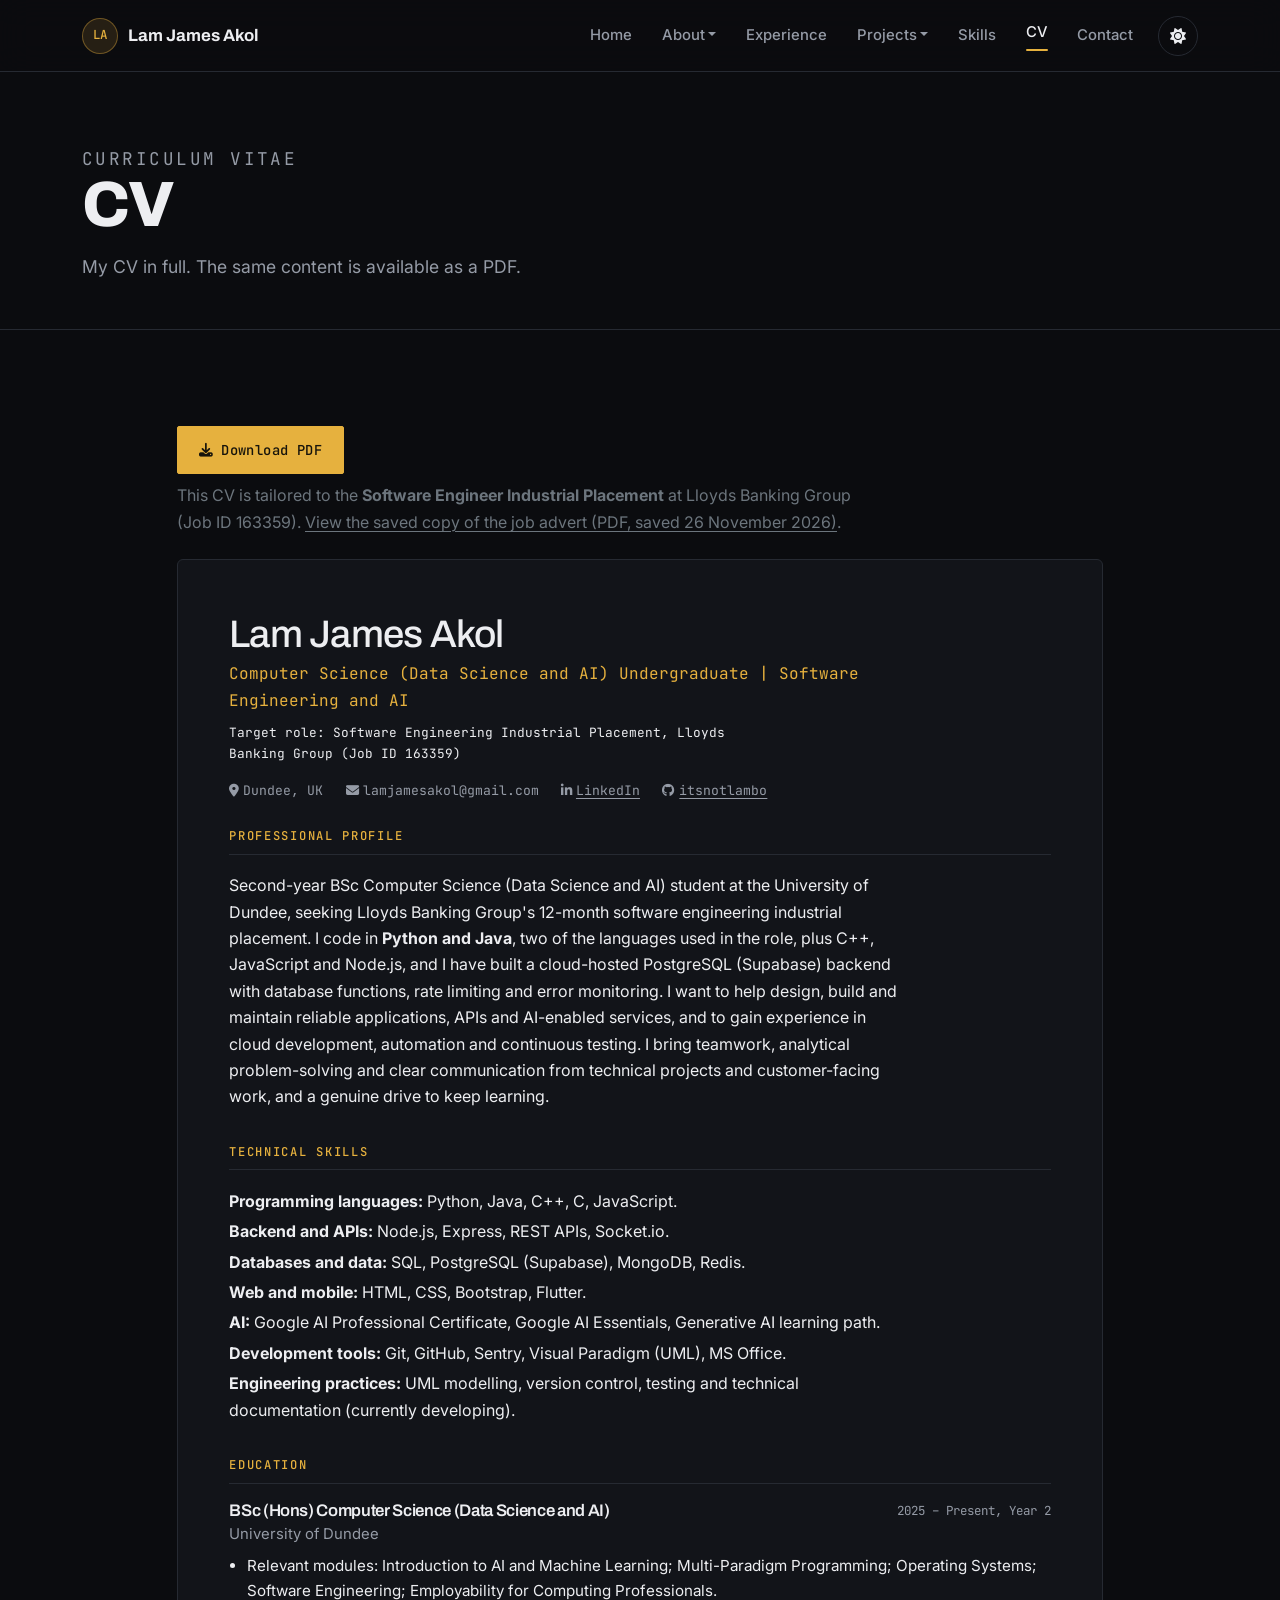
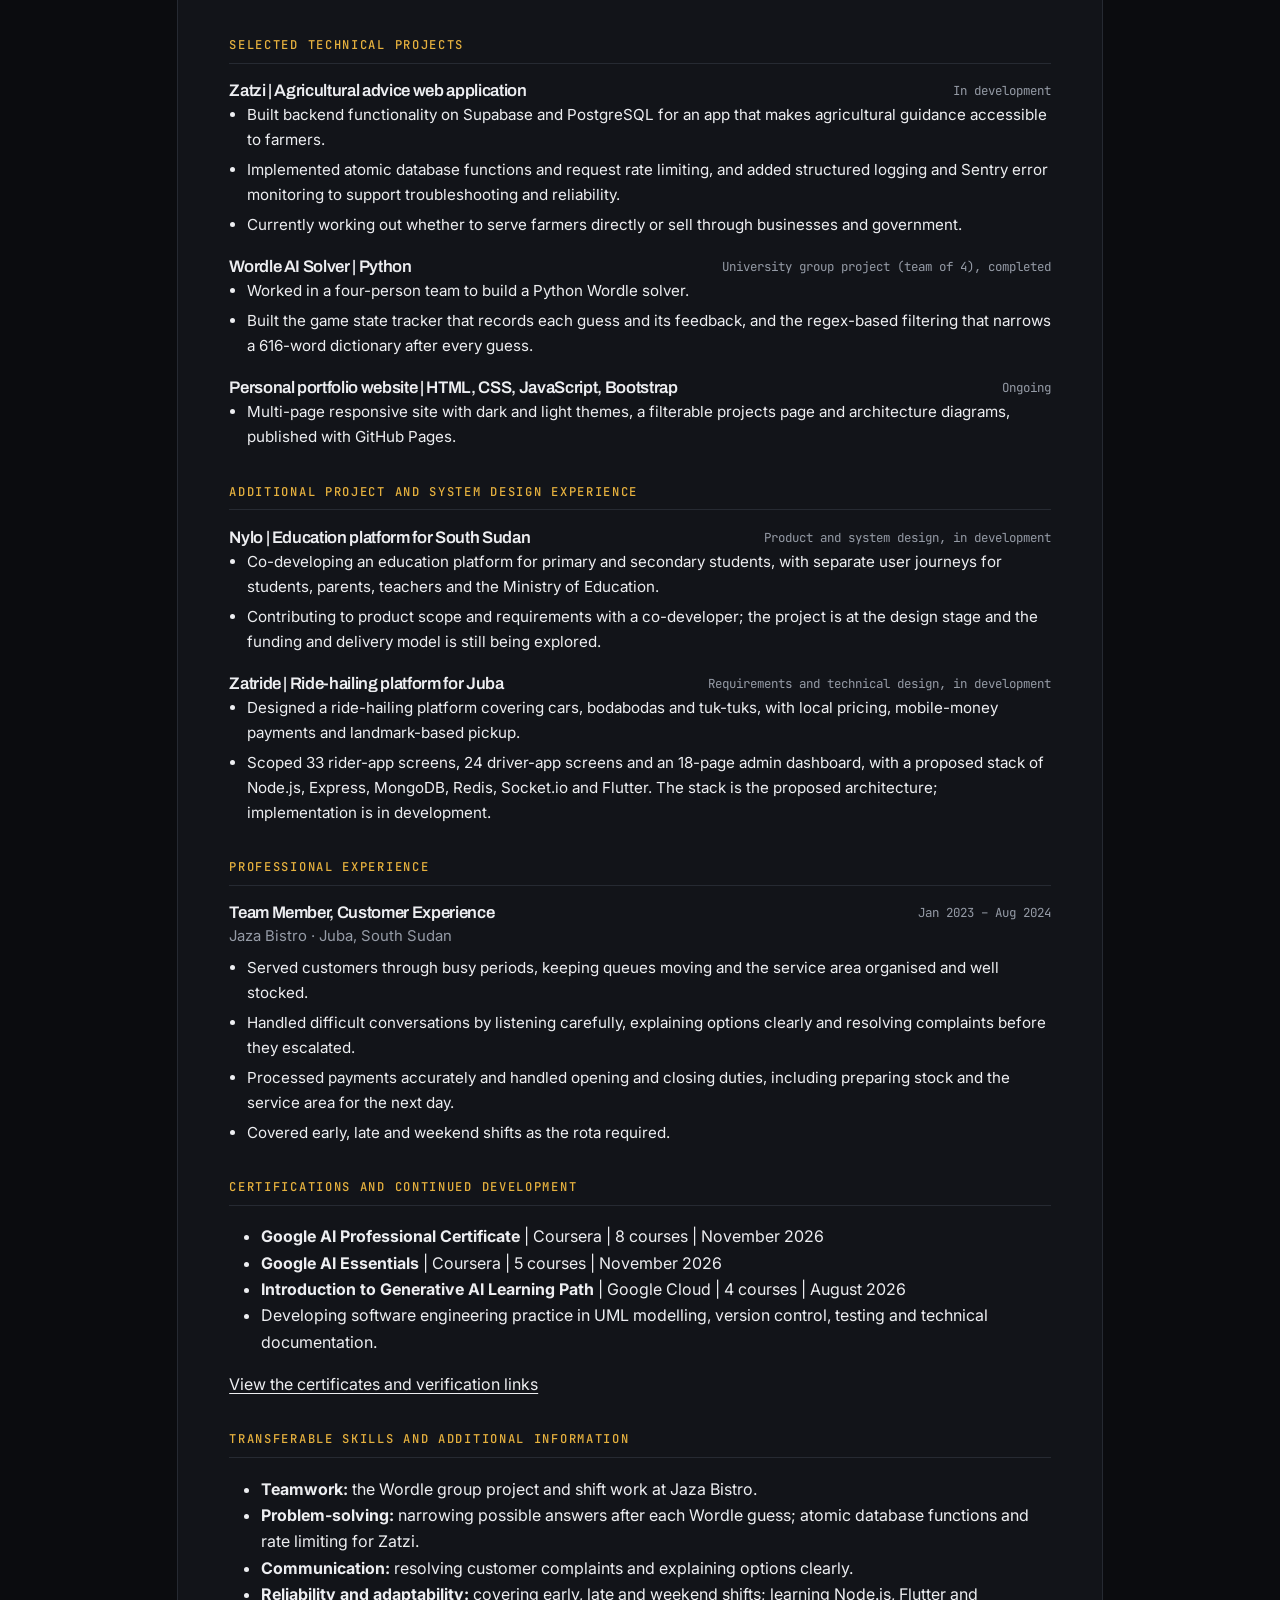
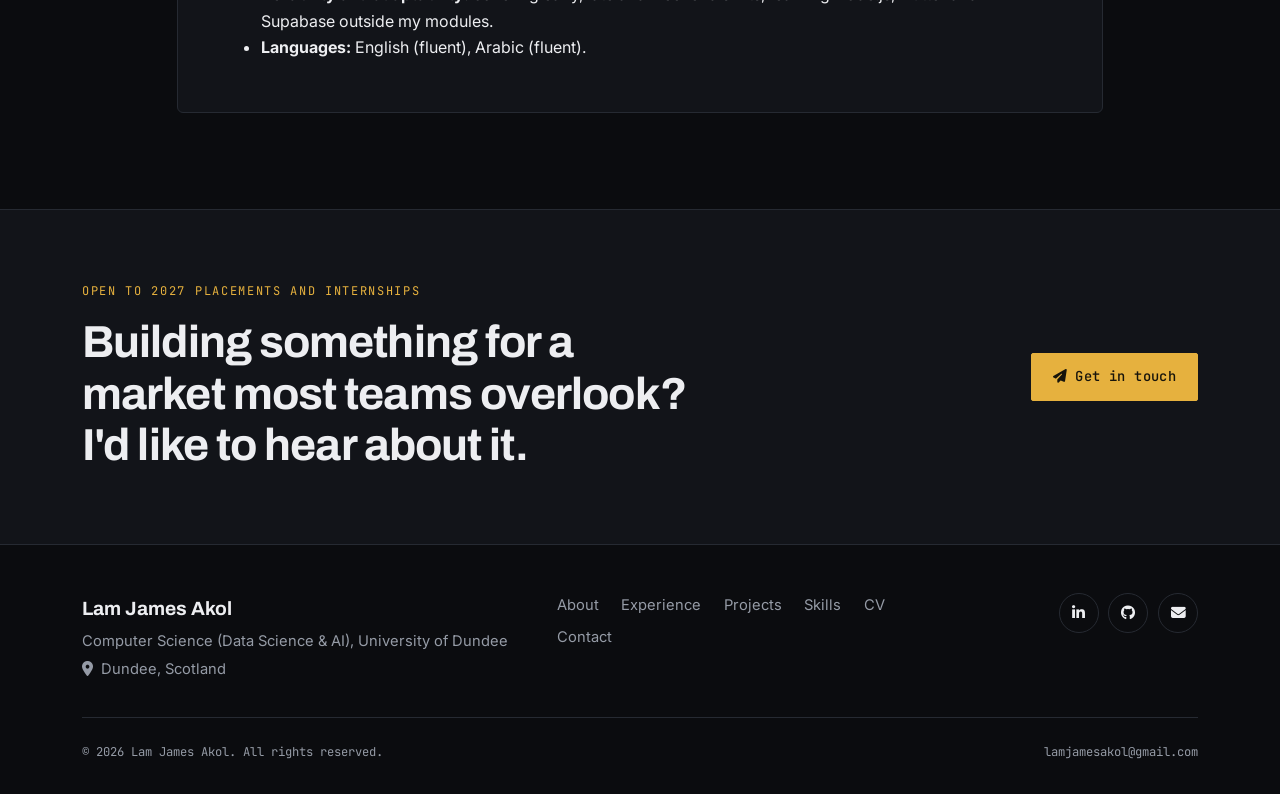
<file: cv.html>
<!DOCTYPE html>
<html lang="en" data-bs-theme="dark">
<head>
<meta charset="utf-8">
<meta name="viewport" content="width=device-width, initial-scale=1">
<meta name="description" content="CV of Lam James Akol, Computer Science (Data Science and AI) student at the University of Dundee.">
<meta name="author" content="Lam James Akol">
<title>CV | Lam James Akol</title>
<script>try{var t=localStorage.getItem('theme');if(t==='light'||t==='dark')document.documentElement.setAttribute('data-bs-theme',t);}catch(e){}</script>
<link rel="icon" href="images/favicon.svg" type="image/svg+xml">
<link rel="preconnect" href="https://fonts.googleapis.com">
<link rel="preconnect" href="https://fonts.gstatic.com" crossorigin>
<link rel="stylesheet" href="https://fonts.googleapis.com/css2?family=Archivo:wght@500;600;700;800&amp;family=Inter:wght@400;500;600&amp;family=JetBrains+Mono:wght@400;500&amp;display=swap">
<link rel="stylesheet" href="vendor/bootstrap/bootstrap.min.css">
<link rel="stylesheet" href="vendor/fontawesome/css/all.min.css">
<link rel="stylesheet" href="css/style.css">
</head>
<body>
<a class="skip-link" href="#main-content">Skip to main content</a>
<div class="visually-hidden" id="themeAnnouncement" aria-live="polite"></div>
<div class="scroll-progress" id="scrollProgress" role="progressbar" aria-label="Page scroll progress" aria-valuemin="0" aria-valuemax="100" aria-valuenow="0"></div>

<header>
  <nav class="navbar navbar-expand-lg fixed-top site-nav" aria-label="Main">
    <div class="container">
      <a class="brand" href="index.html"><span class="brand-mark" aria-hidden="true">LA</span>Lam James Akol</a>
      <button class="navbar-toggler" type="button" data-bs-toggle="collapse" data-bs-target="#mainNav" aria-controls="mainNav" aria-expanded="false" aria-label="Toggle navigation" title="Toggle navigation">
        <i class="fa-solid fa-bars" aria-hidden="true"></i>
      </button>
      <div class="collapse navbar-collapse" id="mainNav">
        <ul class="navbar-nav ms-auto align-items-lg-center gap-lg-1">
          <li class="nav-item"><a class="nav-link" href="index.html">Home</a></li>
          <li class="nav-item dropdown">
            <a class="nav-link dropdown-toggle" href="about.html" role="button" data-bs-toggle="dropdown" aria-expanded="false">About</a>
            <ul class="dropdown-menu">
              <li><a class="dropdown-item" href="about.html">About me</a></li>
              <li><a class="dropdown-item" href="about.html#reflection">Reflection</a></li>
              <li><a class="dropdown-item" href="about.html#ai-acknowledgement">AI use acknowledgement</a></li>
            </ul>
          </li>
          <li class="nav-item"><a class="nav-link" href="work-experience.html">Experience</a></li>
          <li class="nav-item dropdown">
            <a class="nav-link dropdown-toggle" href="projects.html" role="button" data-bs-toggle="dropdown" aria-expanded="false">Projects</a>
            <ul class="dropdown-menu">
              <li><a class="dropdown-item" href="projects.html">All projects</a></li>
              <li><a class="dropdown-item" href="projects.html#evidence">Evidence</a></li>
              <li><hr class="dropdown-divider"></li>
            <li><a class="dropdown-item" href="nylo.html">Nylo</a></li>
            <li><a class="dropdown-item" href="zatride.html">Zatride</a></li>
            <li><a class="dropdown-item" href="zatzi.html">Zatzi</a></li>
            <li><a class="dropdown-item" href="wordle-ai-solver.html">Wordle AI Solver</a></li>
            </ul>
          </li>
          <li class="nav-item"><a class="nav-link" href="skills.html">Skills</a></li>
          <li class="nav-item"><a class="nav-link active" aria-current="page" href="cv.html">CV</a></li>
          <li class="nav-item"><a class="nav-link" href="contact.html">Contact</a></li>
          <li class="nav-item ms-lg-2 mt-2 mt-lg-0">
            <button class="theme-toggle" id="themeToggle" type="button" aria-label="Switch to light mode" title="Switch to light mode"><i class="fa-solid fa-sun" aria-hidden="true"></i></button>
          </li>
        </ul>
      </div>
    </div>
  </nav>
</header>

<main id="main-content">

  <section class="page-head">
    <div class="container">
      
      <p class="eyebrow">Curriculum vitae</p>
      <h1>CV</h1>
      <p class="lead-custom">My CV in full. The same content is available as a PDF.</p>
    </div>
  </section>

  <section class="section">
    <div class="container">
      <div class="row justify-content-center">
        <div class="col-lg-10">
          <p class="mb-2"><a class="btn btn-gold" href="assets/Lam_James_Akol_CV.pdf" download><i class="fa-solid fa-download me-2" aria-hidden="true"></i>Download PDF</a></p>
          <p class="mb-4 text-secondary">This CV is tailored to the <strong>Software Engineer Industrial Placement</strong> at Lloyds Banking Group (Job ID 163359). <a href="assets/Lloyds_Software_Engineer_Industrial_Placement_Job_Advert.pdf" target="_blank" rel="noopener">View the saved copy of the job advert (PDF, saved 26 November 2026)</a>.</p>
          <article class="cv-sheet reveal">
            <header>
              <h1 class="h2 mb-1" style="font-size:clamp(1.8rem,4vw,2.4rem)">Lam James Akol</h1>
              <p class="text-accent mono mb-2">Computer Science (Data Science and AI) Undergraduate | Software Engineering and AI</p>
              <p class="mono mb-3" style="font-size:.8rem">Target role: Software Engineering Industrial Placement, Lloyds Banking Group (Job ID 163359)</p>
              <div class="cv-contact">
                <span><i class="fa-solid fa-location-dot me-1" aria-hidden="true"></i>Dundee, UK</span>
                <span><i class="fa-solid fa-envelope me-1" aria-hidden="true"></i>lamjamesakol@gmail.com</span>
                <a href="https://www.linkedin.com/in/lam-james-akol-zakayo-65b657388/" target="_blank" rel="noopener noreferrer"><i class="fa-brands fa-linkedin-in me-1" aria-hidden="true"></i>LinkedIn</a>
                <a href="https://github.com/itsnotlambo" target="_blank" rel="noopener noreferrer"><i class="fa-brands fa-github me-1" aria-hidden="true"></i>itsnotlambo</a>
              </div>
            </header>

            <h2>Professional profile</h2>
            <p>Second-year BSc Computer Science (Data Science and AI) student at the University of Dundee, seeking Lloyds Banking Group's 12-month software engineering industrial placement. I code in <strong>Python and Java</strong>, two of the languages used in the role, plus C++, JavaScript and Node.js, and I have built a cloud-hosted PostgreSQL (Supabase) backend with database functions, rate limiting and error monitoring. I want to help design, build and maintain reliable applications, APIs and AI-enabled services, and to gain experience in cloud development, automation and continuous testing. I bring teamwork, analytical problem-solving and clear communication from technical projects and customer-facing work, and a genuine drive to keep learning.</p>

            <h2>Technical skills</h2>
            <p class="mb-1"><strong>Programming languages:</strong> Python, Java, C++, C, JavaScript.</p>
            <p class="mb-1"><strong>Backend and APIs:</strong> Node.js, Express, REST APIs, Socket.io.</p>
            <p class="mb-1"><strong>Databases and data:</strong> SQL, PostgreSQL (Supabase), MongoDB, Redis.</p>
            <p class="mb-1"><strong>Web and mobile:</strong> HTML, CSS, Bootstrap, Flutter.</p>
            <p class="mb-1"><strong>AI:</strong> Google AI Professional Certificate, Google AI Essentials, Generative AI learning path.</p>
            <p class="mb-1"><strong>Development tools:</strong> Git, GitHub, Sentry, Visual Paradigm (UML), MS Office.</p>
            <p class="mb-0"><strong>Engineering practices:</strong> UML modelling, version control, testing and technical documentation (currently developing).</p>

            <h2>Education</h2>
            <div class="cv-entry">
              <div class="cv-entry-head"><h3>BSc (Hons) Computer Science (Data Science and AI)</h3><span class="when">2025 – Present, Year 2</span></div>
              <p class="org">University of Dundee</p>
              <ul><li>Relevant modules: Introduction to AI and Machine Learning; Multi-Paradigm Programming; Operating Systems; Software Engineering; Employability for Computing Professionals.</li></ul>
            </div>

            <h2>Selected technical projects</h2>
            <div class="cv-entry">
              <div class="cv-entry-head"><h3>Zatzi | Agricultural advice web application</h3><span class="when">In development</span></div>
              <ul>
                <li>Built backend functionality on Supabase and PostgreSQL for an app that makes agricultural guidance accessible to farmers.</li>
                <li>Implemented atomic database functions and request rate limiting, and added structured logging and Sentry error monitoring to support troubleshooting and reliability.</li>
                <li>Currently working out whether to serve farmers directly or sell through businesses and government.</li>
              </ul>
            </div>
            <div class="cv-entry">
              <div class="cv-entry-head"><h3>Wordle AI Solver | Python</h3><span class="when">University group project (team of 4), completed</span></div>
              <ul>
                <li>Worked in a four-person team to build a Python Wordle solver.</li>
                <li>Built the game state tracker that records each guess and its feedback, and the regex-based filtering that narrows a 616-word dictionary after every guess.</li>
              </ul>
            </div>
            <div class="cv-entry">
              <div class="cv-entry-head"><h3>Personal portfolio website | HTML, CSS, JavaScript, Bootstrap</h3><span class="when">Ongoing</span></div>
              <ul><li>Multi-page responsive site with dark and light themes, a filterable projects page and architecture diagrams, published with GitHub Pages.</li></ul>
            </div>

            <h2>Additional project and system design experience</h2>
            <div class="cv-entry">
              <div class="cv-entry-head"><h3>Nylo | Education platform for South Sudan</h3><span class="when">Product and system design, in development</span></div>
              <ul>
                <li>Co-developing an education platform for primary and secondary students, with separate user journeys for students, parents, teachers and the Ministry of Education.</li>
                <li>Contributing to product scope and requirements with a co-developer; the project is at the design stage and the funding and delivery model is still being explored.</li>
              </ul>
            </div>
            <div class="cv-entry">
              <div class="cv-entry-head"><h3>Zatride | Ride-hailing platform for Juba</h3><span class="when">Requirements and technical design, in development</span></div>
              <ul>
                <li>Designed a ride-hailing platform covering cars, bodabodas and tuk-tuks, with local pricing, mobile-money payments and landmark-based pickup.</li>
                <li>Scoped 33 rider-app screens, 24 driver-app screens and an 18-page admin dashboard, with a proposed stack of Node.js, Express, MongoDB, Redis, Socket.io and Flutter. The stack is the proposed architecture; implementation is in development.</li>
              </ul>
            </div>

            <h2>Professional experience</h2>
            <div class="cv-entry">
              <div class="cv-entry-head"><h3>Team Member, Customer Experience</h3><span class="when">Jan 2023 – Aug 2024</span></div>
              <p class="org">Jaza Bistro · Juba, South Sudan</p>
              <ul>
                <li>Served customers through busy periods, keeping queues moving and the service area organised and well stocked.</li>
                <li>Handled difficult conversations by listening carefully, explaining options clearly and resolving complaints before they escalated.</li>
                <li>Processed payments accurately and handled opening and closing duties, including preparing stock and the service area for the next day.</li>
                <li>Covered early, late and weekend shifts as the rota required.</li>
              </ul>
            </div>

            <h2>Certifications and continued development</h2>
            <ul>
              <li><strong>Google AI Professional Certificate</strong> | Coursera | 8 courses | November 2026</li>
              <li><strong>Google AI Essentials</strong> | Coursera | 5 courses | November 2026</li>
              <li><strong>Introduction to Generative AI Learning Path</strong> | Google Cloud | 4 courses | August 2026</li>
              <li>Developing software engineering practice in UML modelling, version control, testing and technical documentation.</li>
            </ul>
            <p class="mb-3"><a href="skills.html#certifications">View the certificates and verification links</a></p>

            <h2>Transferable skills and additional information</h2>
            <ul class="mb-0">
              <li><strong>Teamwork:</strong> the Wordle group project and shift work at Jaza Bistro.</li>
              <li><strong>Problem-solving:</strong> narrowing possible answers after each Wordle guess; atomic database functions and rate limiting for Zatzi.</li>
              <li><strong>Communication:</strong> resolving customer complaints and explaining options clearly.</li>
              <li><strong>Reliability and adaptability:</strong> covering early, late and weekend shifts; learning Node.js, Flutter and Supabase outside my modules.</li>
              <li><strong>Languages:</strong> English (fluent), Arabic (fluent).</li>
            </ul>
          </article>
        </div>
      </div>
    </div>
  </section>

  <section class="cta-band">
    <div class="container">
      <div class="row align-items-center g-4">
        <div class="col-lg-8">
          <p class="eyebrow">Open to 2027 placements and internships</p>
          <h2 class="mb-0">Building something for a market most teams overlook? I'd like to hear about it.</h2>
        </div>
        <div class="col-lg-4 text-lg-end">
          <a class="btn btn-gold" href="contact.html"><i class="fa-solid fa-paper-plane me-2" aria-hidden="true"></i>Get in touch</a>
        </div>
      </div>
    </div>
  </section>

</main>

<footer class="site-footer">
  <div class="container">
    <div class="row g-4 align-items-start">
      <div class="col-md-5">
        <p class="footer-name mb-1">Lam James Akol</p>
        <p class="text-muted-custom mb-1">Computer Science (Data Science &amp; AI), University of Dundee</p>
        <p class="text-muted-custom mb-0"><i class="fa-solid fa-location-dot me-2" aria-hidden="true"></i>Dundee, Scotland</p>
      </div>
      <div class="col-md-4">
        <ul class="footer-links">
          <li><a href="about.html">About</a></li>
          <li><a href="work-experience.html">Experience</a></li>
          <li><a href="projects.html">Projects</a></li>
          <li><a href="skills.html">Skills</a></li>
          <li><a href="cv.html">CV</a></li>
          <li><a href="contact.html">Contact</a></li>
        </ul>
      </div>
      <div class="col-md-3">
        <div class="social-links justify-content-md-end">
          <a href="https://www.linkedin.com/in/lam-james-akol-zakayo-65b657388/" target="_blank" rel="noopener noreferrer" aria-label="LinkedIn profile" title="LinkedIn"><i class="fa-brands fa-linkedin-in" aria-hidden="true"></i></a>
          <a href="https://github.com/itsnotlambo" target="_blank" rel="noopener noreferrer" aria-label="GitHub profile" title="GitHub"><i class="fa-brands fa-github" aria-hidden="true"></i></a>
          <a href="contact.html" aria-label="Contact page" title="Contact"><i class="fa-solid fa-envelope" aria-hidden="true"></i></a>
        </div>
      </div>
    </div>
    <div class="footer-bottom d-flex flex-wrap justify-content-between gap-2">
      <span>&copy; <span id="year">2026</span> Lam James Akol. All rights reserved.</span>
      <span>lamjamesakol@gmail.com</span>
    </div>
  </div>
</footer>

<button class="back-to-top" id="backToTop" type="button" aria-label="Back to top" title="Back to top"><i class="fa-solid fa-arrow-up" aria-hidden="true"></i></button>

<script src="vendor/bootstrap/bootstrap.bundle.min.js"></script>
<script src="js/main.js"></script>
</body>
</html>
</file>
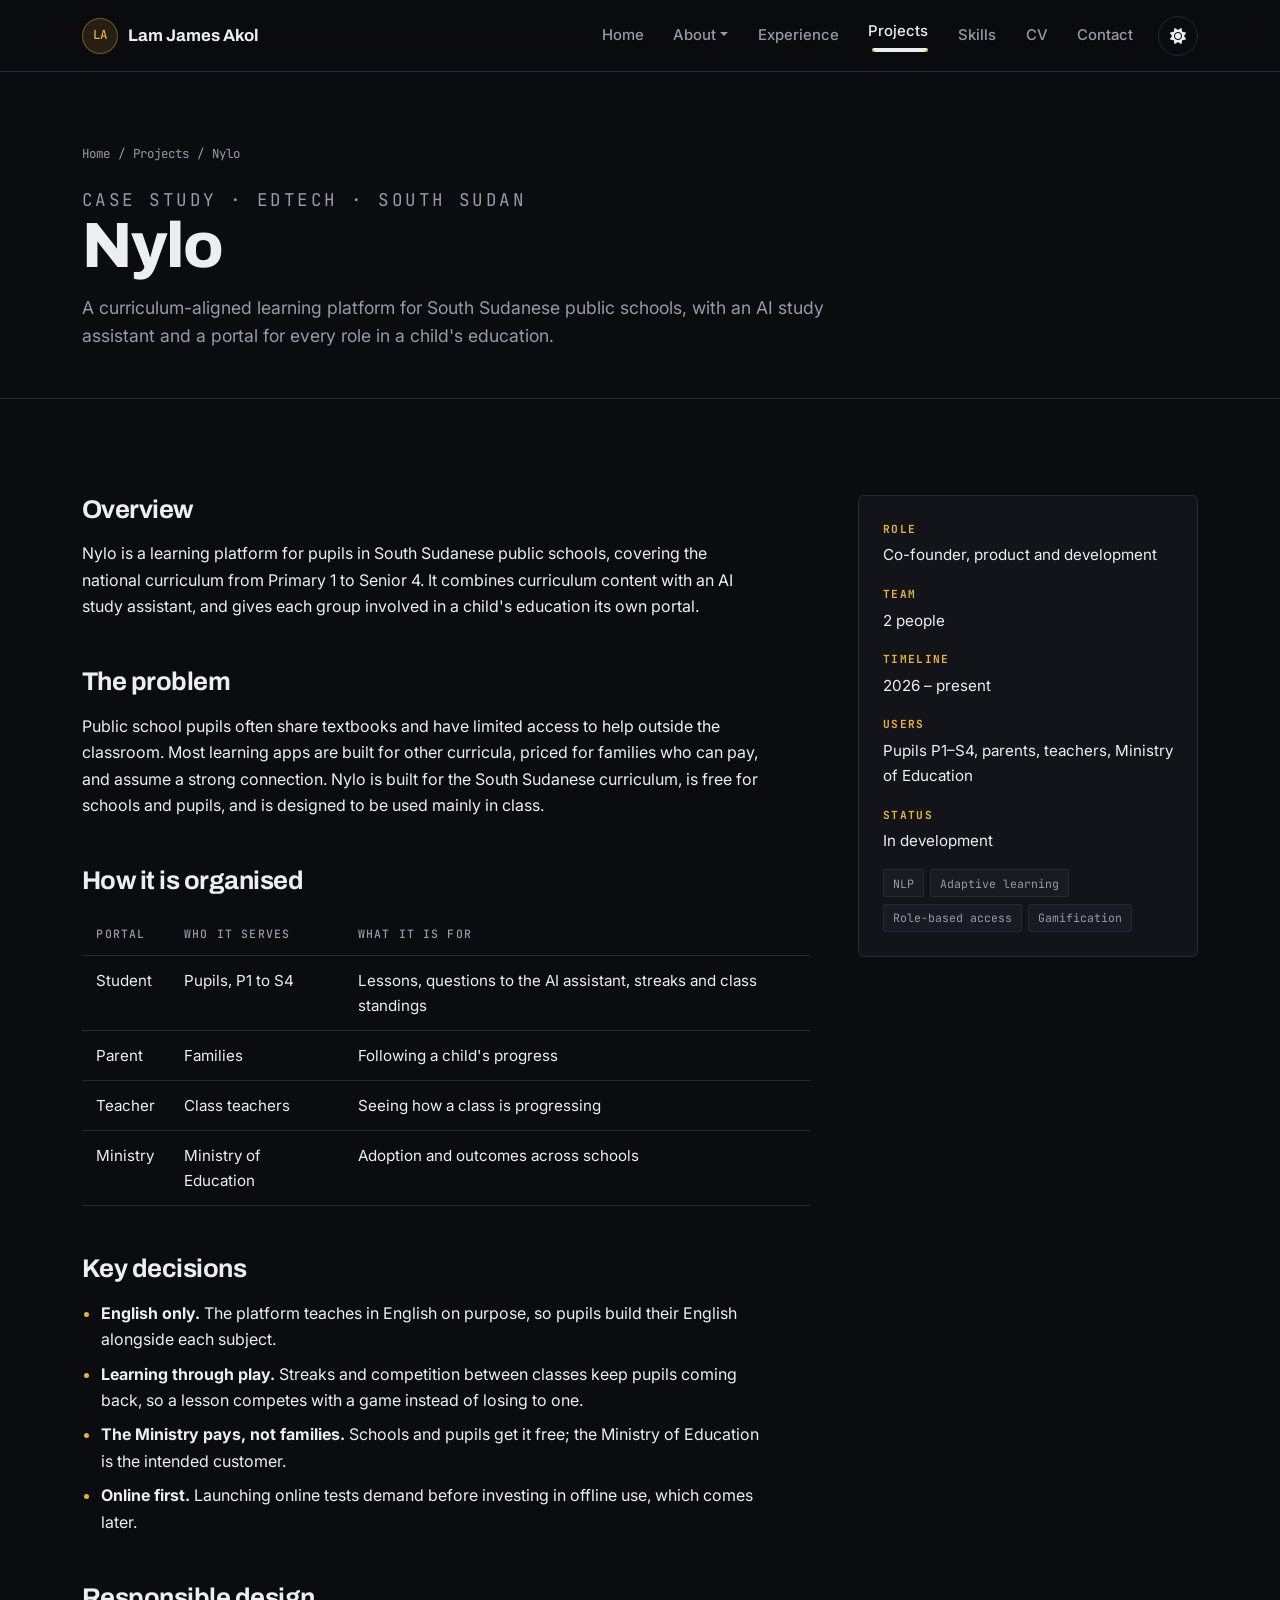
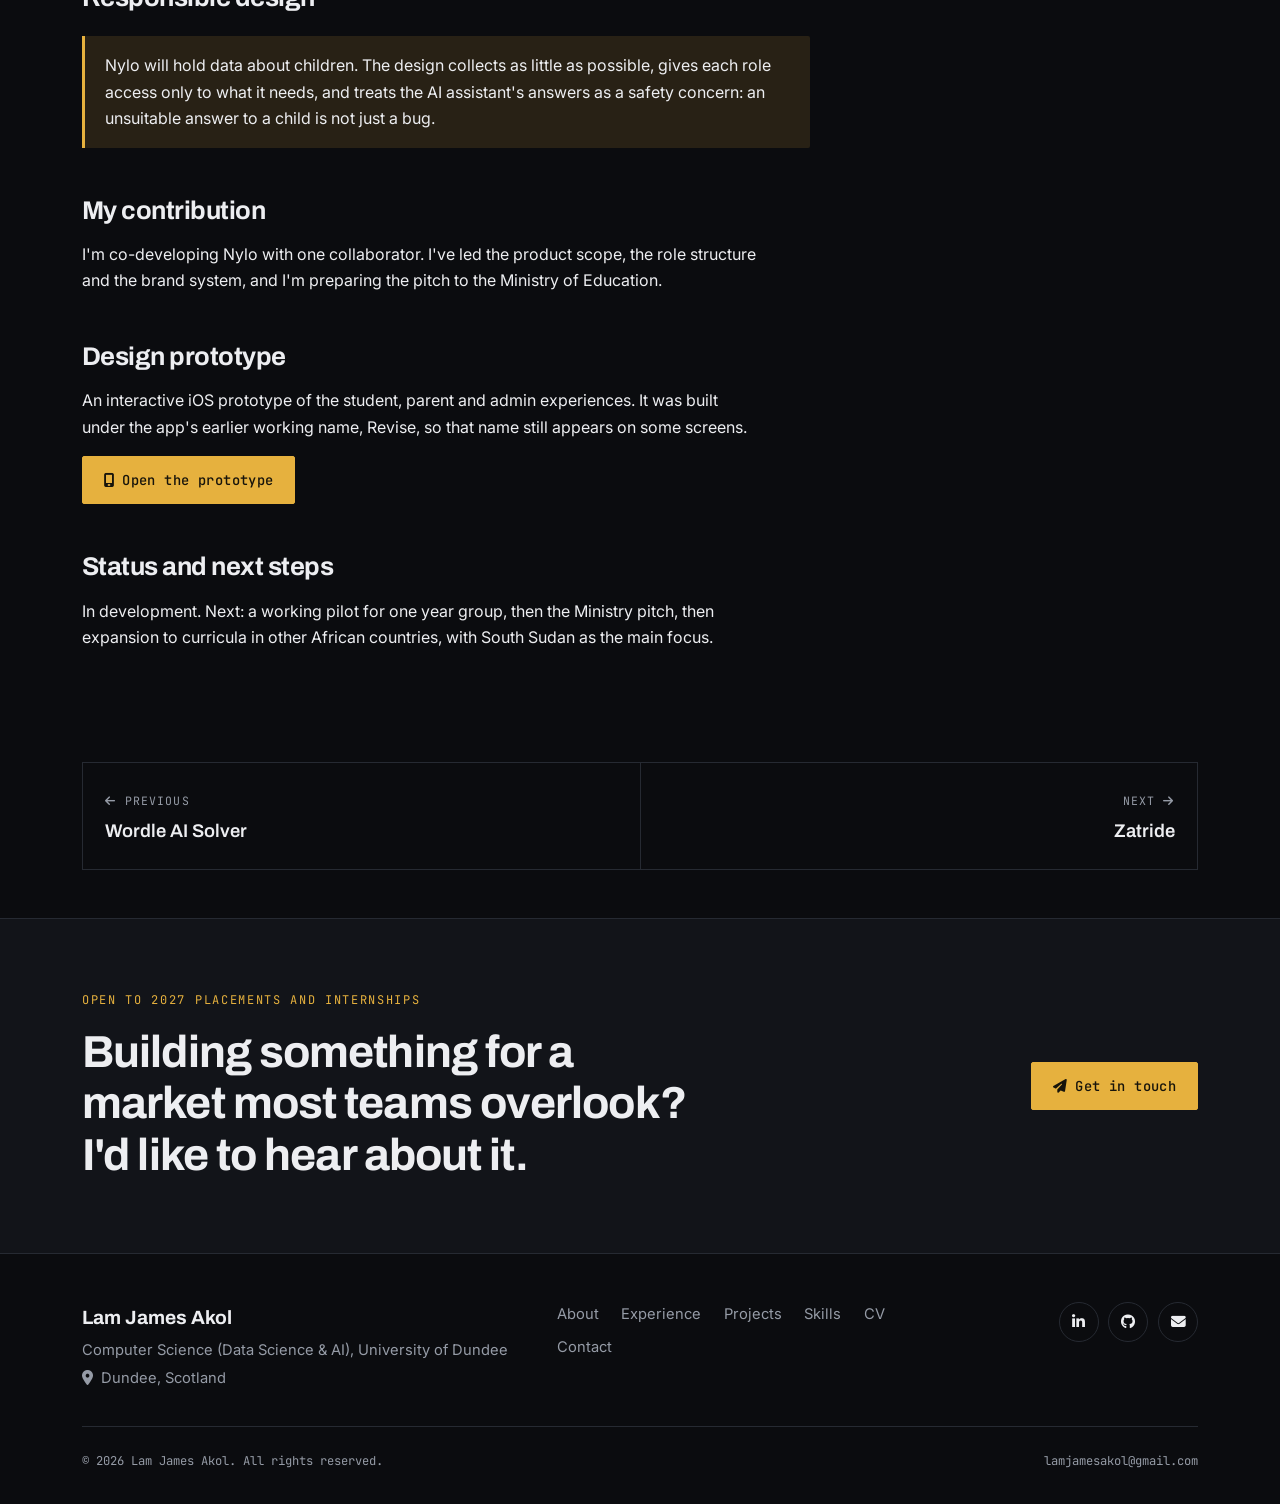
<file: nylo.html>
<!DOCTYPE html>
<html lang="en" data-bs-theme="dark">
<head>
<meta charset="utf-8">
<meta name="viewport" content="width=device-width, initial-scale=1">
<meta name="description" content="Case study: Nylo. A curriculum-aligned learning platform for pupils from Primary 1 to Senior 4, with an AI study assistant and separate portals for students, parents, teachers and the Ministry of Education.">
<meta name="author" content="Lam James Akol">
<title>Nylo case study | Lam James Akol</title>
<script>try{var t=localStorage.getItem('theme');if(t==='light'||t==='dark')document.documentElement.setAttribute('data-bs-theme',t);}catch(e){}</script>
<link rel="icon" href="images/favicon.svg" type="image/svg+xml">
<link rel="preconnect" href="https://fonts.googleapis.com">
<link rel="preconnect" href="https://fonts.gstatic.com" crossorigin>
<link rel="stylesheet" href="https://fonts.googleapis.com/css2?family=Archivo:wght@500;600;700;800&amp;family=Inter:wght@400;500;600&amp;family=JetBrains+Mono:wght@400;500&amp;display=swap">
<link rel="stylesheet" href="vendor/bootstrap/bootstrap.min.css">
<link rel="stylesheet" href="vendor/fontawesome/css/all.min.css">
<link rel="stylesheet" href="css/style.css">
</head>
<body>
<a class="skip-link" href="#main-content">Skip to main content</a>
<div class="visually-hidden" id="themeAnnouncement" aria-live="polite"></div>
<div class="scroll-progress" id="scrollProgress" role="progressbar" aria-label="Page scroll progress" aria-valuemin="0" aria-valuemax="100" aria-valuenow="0"></div>

<header>
  <nav class="navbar navbar-expand-lg fixed-top site-nav" aria-label="Main">
    <div class="container">
      <a class="brand" href="index.html"><span class="brand-mark" aria-hidden="true">LA</span>Lam James Akol</a>
      <button class="navbar-toggler" type="button" data-bs-toggle="collapse" data-bs-target="#mainNav" aria-controls="mainNav" aria-expanded="false" aria-label="Toggle navigation" title="Toggle navigation">
        <i class="fa-solid fa-bars" aria-hidden="true"></i>
      </button>
      <div class="collapse navbar-collapse" id="mainNav">
        <ul class="navbar-nav ms-auto align-items-lg-center gap-lg-1">
          <li class="nav-item"><a class="nav-link" href="index.html">Home</a></li>
          <li class="nav-item dropdown">
            <a class="nav-link dropdown-toggle" href="about.html" role="button" data-bs-toggle="dropdown" aria-expanded="false">About</a>
            <ul class="dropdown-menu">
              <li><a class="dropdown-item" href="about.html">About me</a></li>
              <li><a class="dropdown-item" href="about.html#reflection">Reflection</a></li>
              <li><a class="dropdown-item" href="about.html#ai-acknowledgement">AI use acknowledgement</a></li>
            </ul>
          </li>
          <li class="nav-item"><a class="nav-link" href="work-experience.html">Experience</a></li>
          <li class="nav-item dropdown">
            <a class="nav-link dropdown-toggle active" href="projects.html" role="button" data-bs-toggle="dropdown" aria-expanded="false">Projects</a>
            <ul class="dropdown-menu">
              <li><a class="dropdown-item" href="projects.html">All projects</a></li>
              <li><a class="dropdown-item" href="projects.html#evidence">Evidence</a></li>
              <li><hr class="dropdown-divider"></li>
            <li><a class="dropdown-item" href="nylo.html">Nylo</a></li>
            <li><a class="dropdown-item" href="zatride.html">Zatride</a></li>
            <li><a class="dropdown-item" href="zatzi.html">Zatzi</a></li>
            <li><a class="dropdown-item" href="wordle-ai-solver.html">Wordle AI Solver</a></li>
            </ul>
          </li>
          <li class="nav-item"><a class="nav-link" href="skills.html">Skills</a></li>
          <li class="nav-item"><a class="nav-link" href="cv.html">CV</a></li>
          <li class="nav-item"><a class="nav-link" href="contact.html">Contact</a></li>
          <li class="nav-item ms-lg-2 mt-2 mt-lg-0">
            <button class="theme-toggle" id="themeToggle" type="button" aria-label="Switch to light mode" title="Switch to light mode"><i class="fa-solid fa-sun" aria-hidden="true"></i></button>
          </li>
        </ul>
      </div>
    </div>
  </nav>
</header>

<main id="main-content">

  <section class="page-head">
    <div class="container">
      <nav aria-label="Breadcrumb"><ol class="breadcrumb"><li class="breadcrumb-item"><a href="index.html">Home</a></li><li class="breadcrumb-item"><a href="projects.html">Projects</a></li><li class="breadcrumb-item active" aria-current="page">Nylo</li></ol></nav>
      <p class="eyebrow">Case study · EdTech · South Sudan</p>
      <h1>Nylo</h1>
      <p class="lead-custom">A curriculum-aligned learning platform for South Sudanese public schools, with an AI study assistant and a portal for every role in a child's education.</p>
    </div>
  </section>

  <section class="section">
    <div class="container">
      <div class="row g-5">
        <div class="col-lg-4 order-lg-2">
          <aside class="case-facts" aria-label="Project facts">
            <dl class="mb-3"><dt>Role</dt><dd>Co-founder, product and development</dd><dt>Team</dt><dd>2 people</dd><dt>Timeline</dt><dd>2026 – present</dd><dt>Users</dt><dd>Pupils P1–S4, parents, teachers, Ministry of Education</dd><dt>Status</dt><dd>In development</dd></dl>
            <div class="skill-tags mb-0"><span class="chip">NLP</span><span class="chip">Adaptive learning</span><span class="chip">Role-based access</span><span class="chip">Gamification</span></div>
          </aside>
        </div>
        <div class="col-lg-8 order-lg-1 case-body">

          <h2>Overview</h2>
          <p>Nylo is a learning platform for pupils in South Sudanese public schools, covering the national curriculum from Primary 1 to Senior 4. It combines curriculum content with an AI study assistant, and gives each group involved in a child's education its own portal.</p>

          <h2>The problem</h2>
          <p>Public school pupils often share textbooks and have limited access to help outside the classroom. Most learning apps are built for other curricula, priced for families who can pay, and assume a strong connection. Nylo is built for the South Sudanese curriculum, is free for schools and pupils, and is designed to be used mainly in class.</p>

          <h2>How it is organised</h2>
          <div class="table-scroll">
            <table class="spec-table">
              <thead><tr><th scope="col">Portal</th><th scope="col">Who it serves</th><th scope="col">What it is for</th></tr></thead>
              <tbody>
                <tr><td>Student</td><td>Pupils, P1 to S4</td><td>Lessons, questions to the AI assistant, streaks and class standings</td></tr>
                <tr><td>Parent</td><td>Families</td><td>Following a child's progress</td></tr>
                <tr><td>Teacher</td><td>Class teachers</td><td>Seeing how a class is progressing</td></tr>
                <tr><td>Ministry</td><td>Ministry of Education</td><td>Adoption and outcomes across schools</td></tr>
              </tbody>
            </table>
          </div>

          <h2>Key decisions</h2>
          <ul>
            <li><strong>English only.</strong> The platform teaches in English on purpose, so pupils build their English alongside each subject.</li>
            <li><strong>Learning through play.</strong> Streaks and competition between classes keep pupils coming back, so a lesson competes with a game instead of losing to one.</li>
            <li><strong>The Ministry pays, not families.</strong> Schools and pupils get it free; the Ministry of Education is the intended customer.</li>
            <li><strong>Online first.</strong> Launching online tests demand before investing in offline use, which comes later.</li>
          </ul>

          <h2>Responsible design</h2>
          <div class="callout">
            <p>Nylo will hold data about children. The design collects as little as possible, gives each role access only to what it needs, and treats the AI assistant's answers as a safety concern: an unsuitable answer to a child is not just a bug.</p>
          </div>

          <h2>My contribution</h2>
          <p>I'm co-developing Nylo with one collaborator. I've led the product scope, the role structure and the brand system, and I'm preparing the pitch to the Ministry of Education.</p>

          <h2>Design prototype</h2>
          <p>An interactive iOS prototype of the student, parent and admin experiences. It was built under the app's earlier working name, Revise, so that name still appears on some screens.</p>
          <p><a class="btn btn-gold" href="prototypes/nylo-ios-prototype.html" target="_blank" rel="noopener"><i class="fa-solid fa-mobile-screen me-2" aria-hidden="true"></i>Open the prototype</a></p>

          <h2>Status and next steps</h2>
          <p>In development. Next: a working pilot for one year group, then the Ministry pitch, then expansion to curricula in other African countries, with South Sudan as the main focus.</p>

        </div>
      </div>
    </div>
  </section>

  <section class="pb-5">
    <div class="container">
      <nav class="case-nav" aria-label="More case studies">
        <a href="wordle-ai-solver.html"><span class="dir"><i class="fa-solid fa-arrow-left me-2" aria-hidden="true"></i>Previous</span><div class="ttl">Wordle AI Solver</div></a>
        <a href="zatride.html"><span class="dir">Next<i class="fa-solid fa-arrow-right ms-2" aria-hidden="true"></i></span><div class="ttl">Zatride</div></a>
      </nav>
    </div>
  </section>

  <section class="cta-band">
    <div class="container">
      <div class="row align-items-center g-4">
        <div class="col-lg-8">
          <p class="eyebrow">Open to 2027 placements and internships</p>
          <h2 class="mb-0">Building something for a market most teams overlook? I'd like to hear about it.</h2>
        </div>
        <div class="col-lg-4 text-lg-end">
          <a class="btn btn-gold" href="contact.html"><i class="fa-solid fa-paper-plane me-2" aria-hidden="true"></i>Get in touch</a>
        </div>
      </div>
    </div>
  </section>

</main>

<footer class="site-footer">
  <div class="container">
    <div class="row g-4 align-items-start">
      <div class="col-md-5">
        <p class="footer-name mb-1">Lam James Akol</p>
        <p class="text-muted-custom mb-1">Computer Science (Data Science &amp; AI), University of Dundee</p>
        <p class="text-muted-custom mb-0"><i class="fa-solid fa-location-dot me-2" aria-hidden="true"></i>Dundee, Scotland</p>
      </div>
      <div class="col-md-4">
        <ul class="footer-links">
          <li><a href="about.html">About</a></li>
          <li><a href="work-experience.html">Experience</a></li>
          <li><a href="projects.html">Projects</a></li>
          <li><a href="skills.html">Skills</a></li>
          <li><a href="cv.html">CV</a></li>
          <li><a href="contact.html">Contact</a></li>
        </ul>
      </div>
      <div class="col-md-3">
        <div class="social-links justify-content-md-end">
          <a href="https://www.linkedin.com/in/lam-james-akol-zakayo-65b657388/" target="_blank" rel="noopener noreferrer" aria-label="LinkedIn profile" title="LinkedIn"><i class="fa-brands fa-linkedin-in" aria-hidden="true"></i></a>
          <a href="https://github.com/itsnotlambo" target="_blank" rel="noopener noreferrer" aria-label="GitHub profile" title="GitHub"><i class="fa-brands fa-github" aria-hidden="true"></i></a>
          <a href="contact.html" aria-label="Contact page" title="Contact"><i class="fa-solid fa-envelope" aria-hidden="true"></i></a>
        </div>
      </div>
    </div>
    <div class="footer-bottom d-flex flex-wrap justify-content-between gap-2">
      <span>&copy; <span id="year">2026</span> Lam James Akol. All rights reserved.</span>
      <span>lamjamesakol@gmail.com</span>
    </div>
  </div>
</footer>

<button class="back-to-top" id="backToTop" type="button" aria-label="Back to top" title="Back to top"><i class="fa-solid fa-arrow-up" aria-hidden="true"></i></button>

<script src="vendor/bootstrap/bootstrap.bundle.min.js"></script>
<script src="js/main.js"></script>
</body>
</html>
</file>
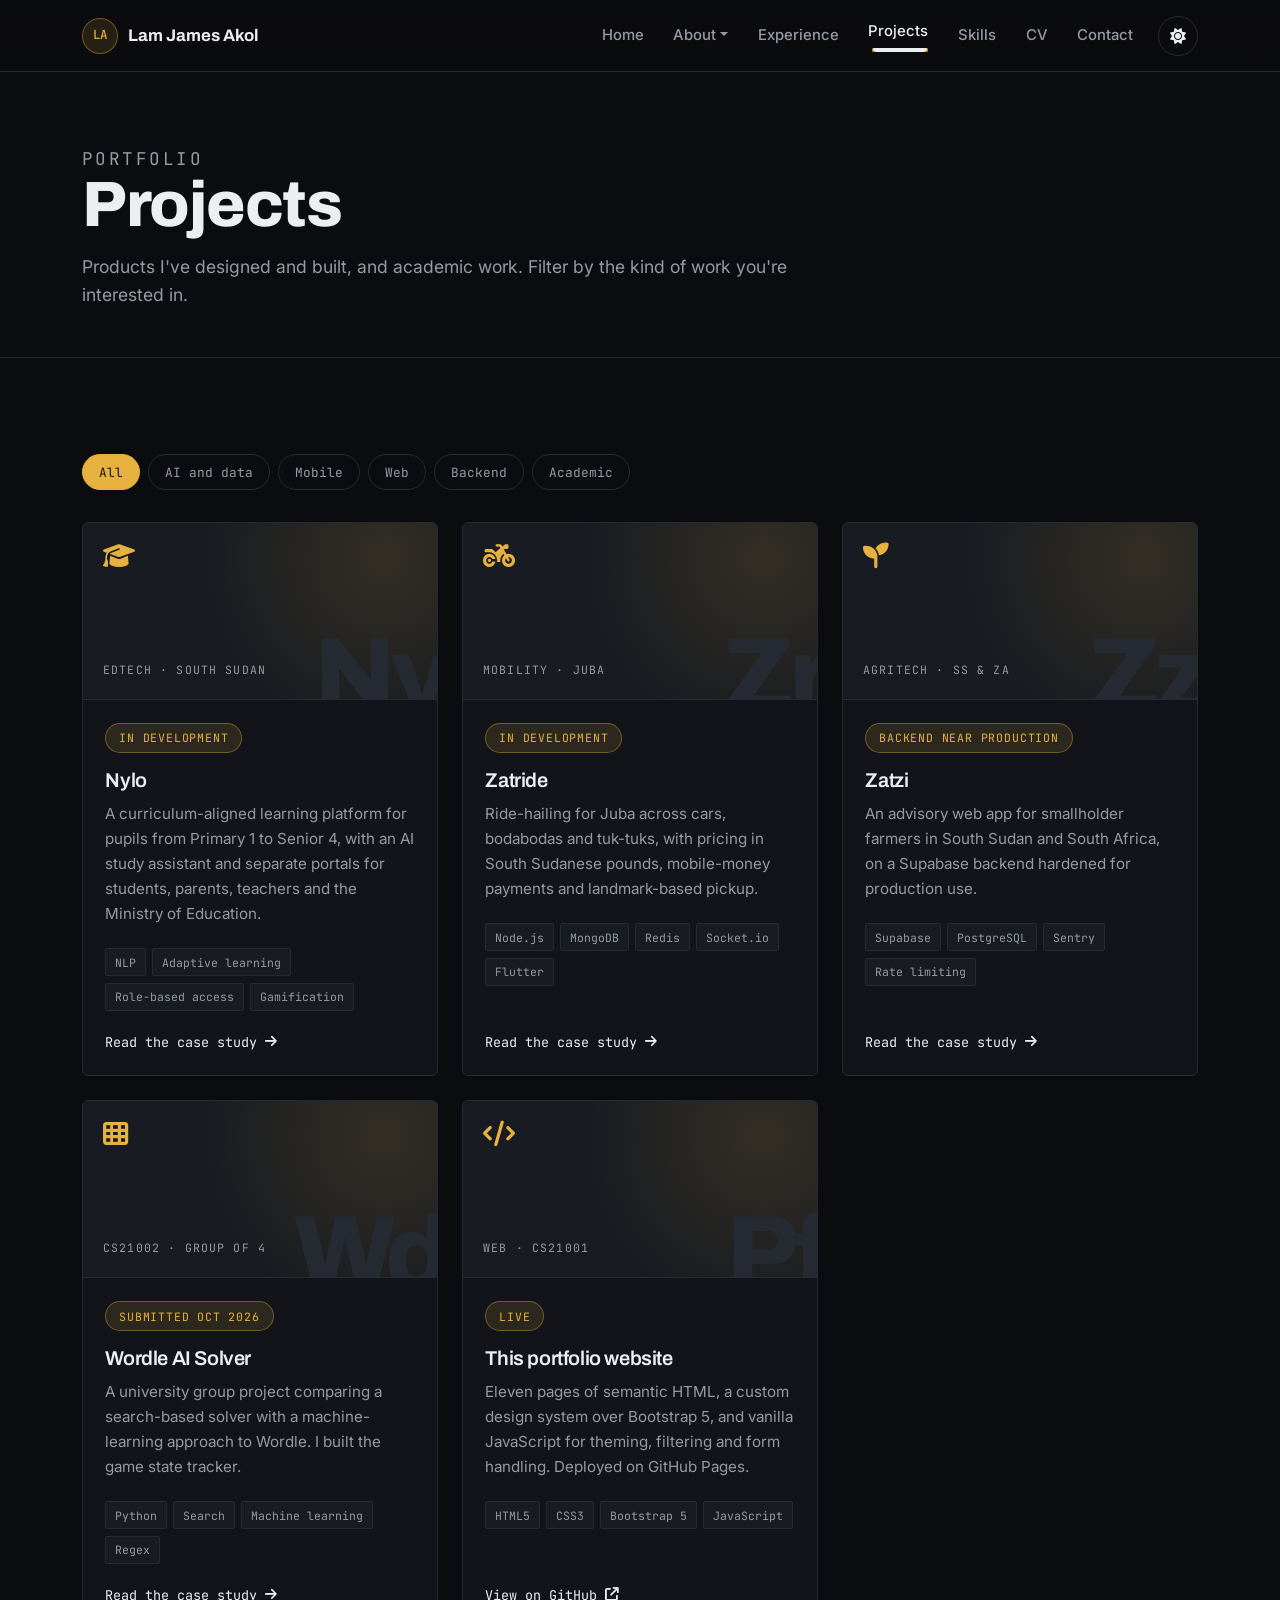
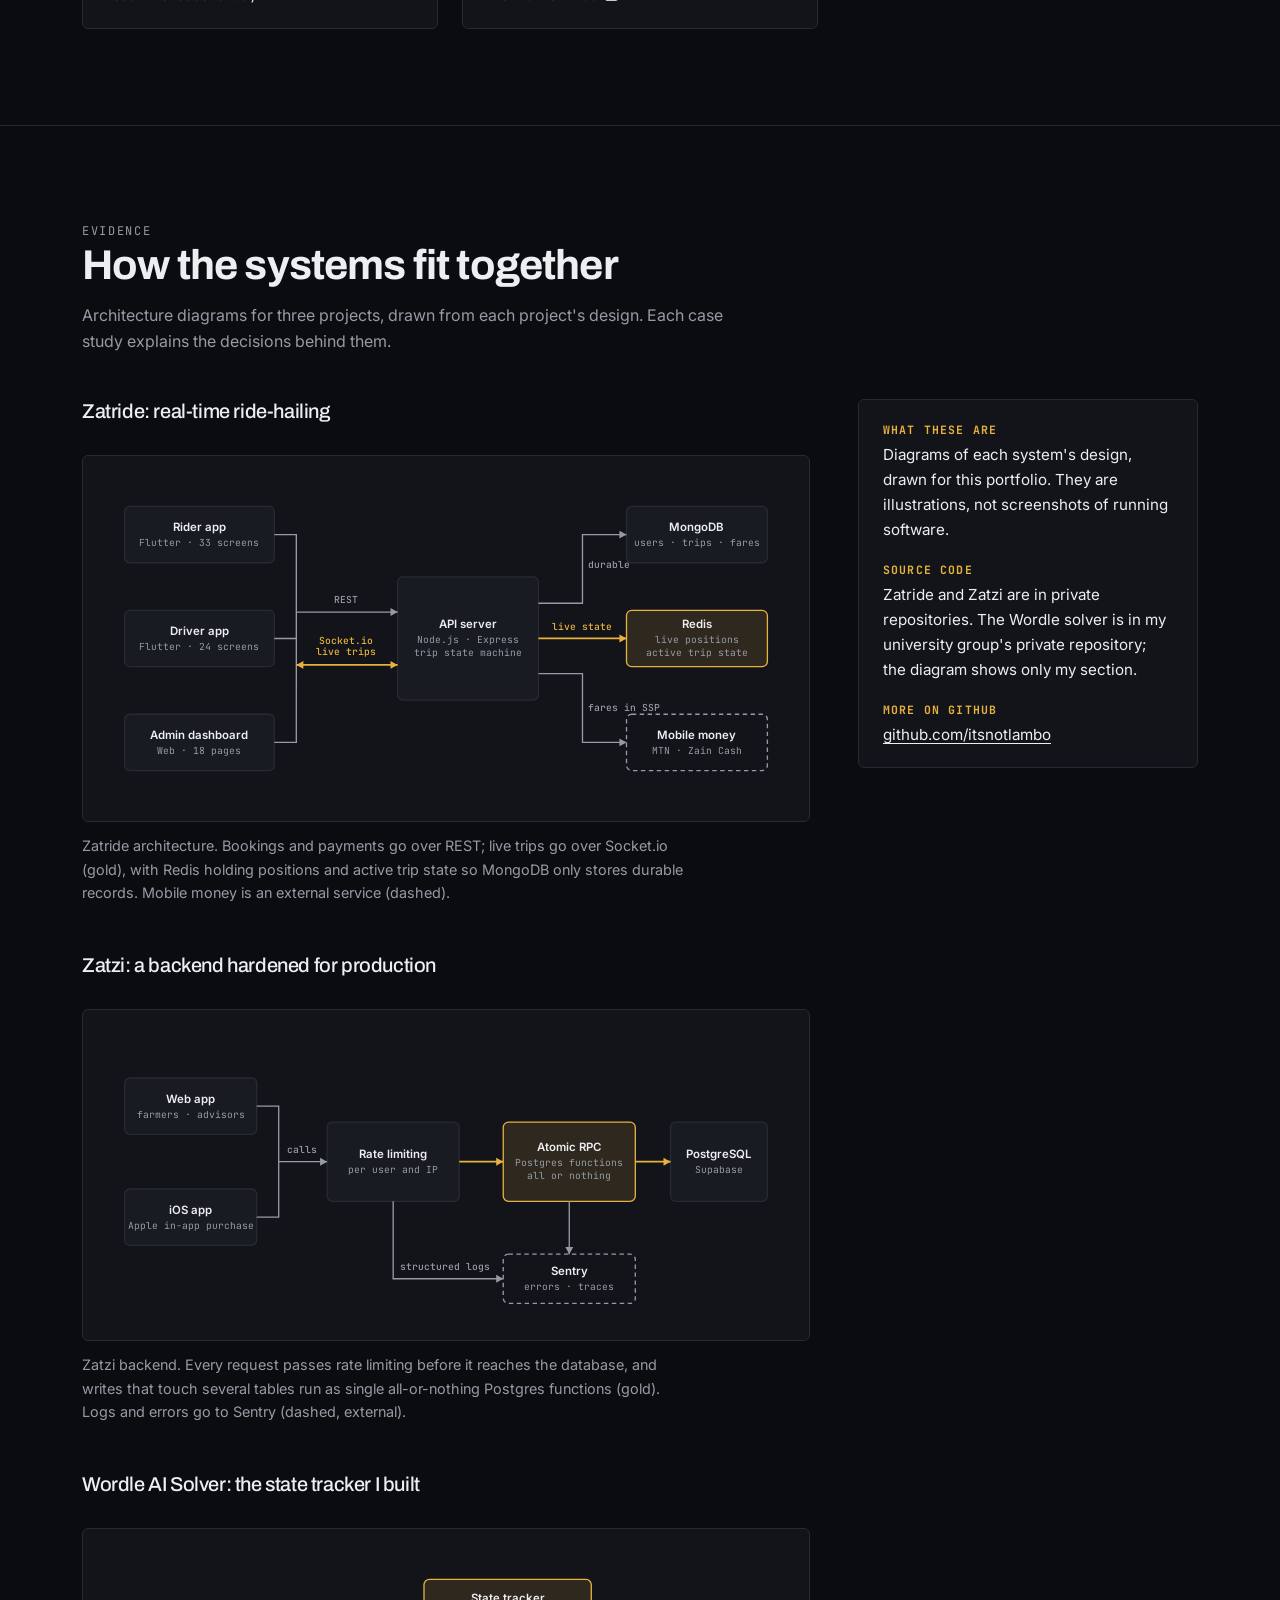
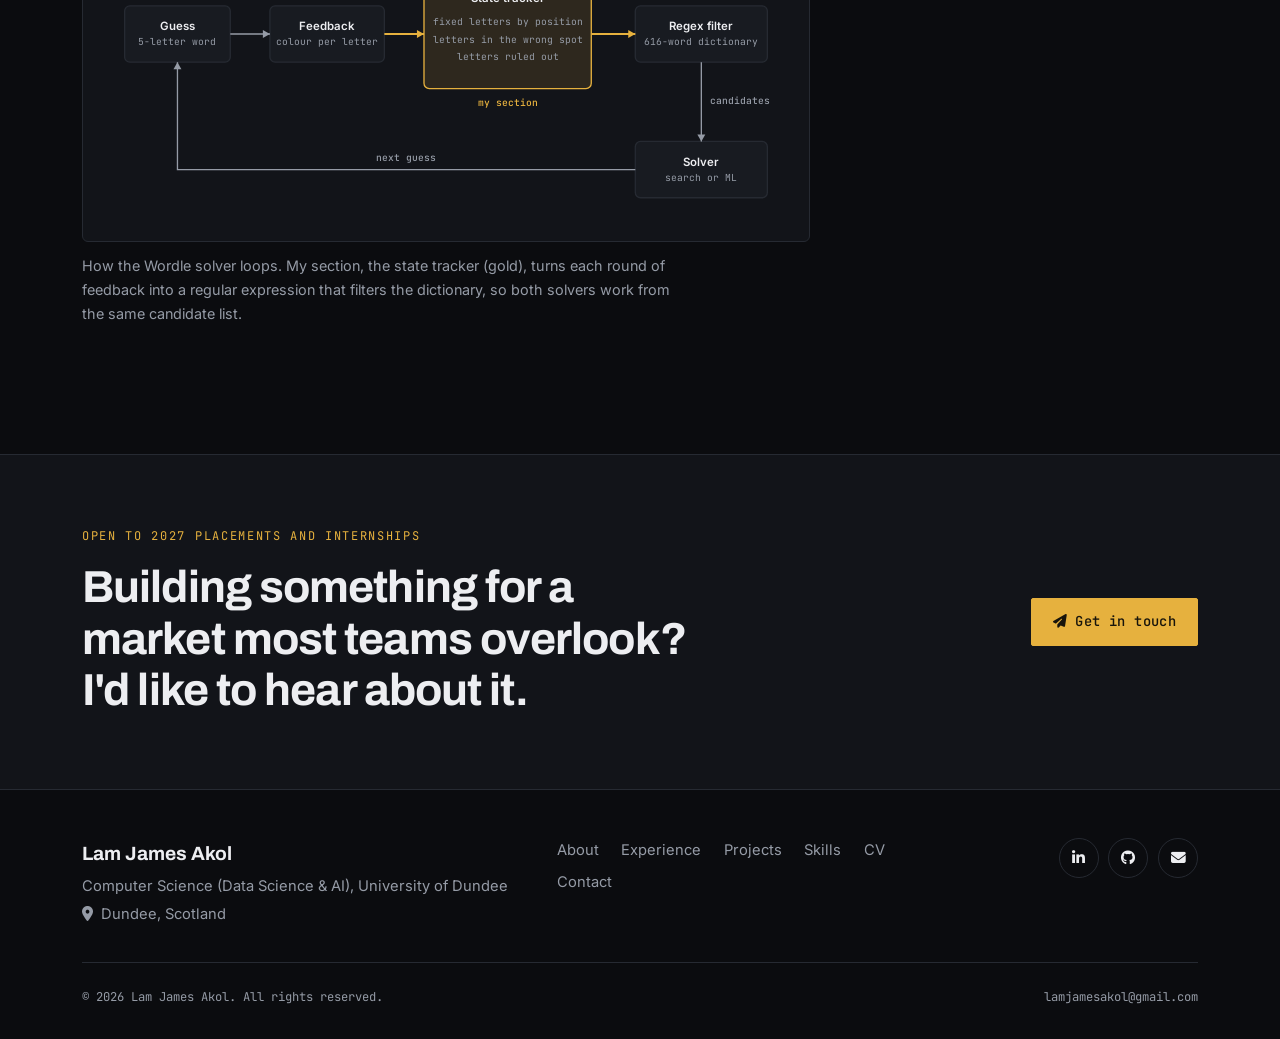
<file: projects.html>
<!DOCTYPE html>
<html lang="en" data-bs-theme="dark">
<head>
<meta charset="utf-8">
<meta name="viewport" content="width=device-width, initial-scale=1">
<meta name="description" content="Projects by Lam James Akol: Nylo, Zatride, Zatzi, Wordle AI Solver and this portfolio website.">
<meta name="author" content="Lam James Akol">
<title>Projects | Lam James Akol</title>
<script>try{var t=localStorage.getItem('theme');if(t==='light'||t==='dark')document.documentElement.setAttribute('data-bs-theme',t);}catch(e){}</script>
<link rel="icon" href="images/favicon.svg" type="image/svg+xml">
<link rel="preconnect" href="https://fonts.googleapis.com">
<link rel="preconnect" href="https://fonts.gstatic.com" crossorigin>
<link rel="stylesheet" href="https://fonts.googleapis.com/css2?family=Archivo:wght@500;600;700;800&amp;family=Inter:wght@400;500;600&amp;family=JetBrains+Mono:wght@400;500&amp;display=swap">
<link rel="stylesheet" href="vendor/bootstrap/bootstrap.min.css">
<link rel="stylesheet" href="vendor/fontawesome/css/all.min.css">
<link rel="stylesheet" href="css/style.css">
</head>
<body>
<a class="skip-link" href="#main-content">Skip to main content</a>
<div class="visually-hidden" id="themeAnnouncement" aria-live="polite"></div>
<div class="scroll-progress" id="scrollProgress" role="progressbar" aria-label="Page scroll progress" aria-valuemin="0" aria-valuemax="100" aria-valuenow="0"></div>

<header>
  <nav class="navbar navbar-expand-lg fixed-top site-nav" aria-label="Main">
    <div class="container">
      <a class="brand" href="index.html"><span class="brand-mark" aria-hidden="true">LA</span>Lam James Akol</a>
      <button class="navbar-toggler" type="button" data-bs-toggle="collapse" data-bs-target="#mainNav" aria-controls="mainNav" aria-expanded="false" aria-label="Toggle navigation" title="Toggle navigation">
        <i class="fa-solid fa-bars" aria-hidden="true"></i>
      </button>
      <div class="collapse navbar-collapse" id="mainNav">
        <ul class="navbar-nav ms-auto align-items-lg-center gap-lg-1">
          <li class="nav-item"><a class="nav-link" href="index.html">Home</a></li>
          <li class="nav-item dropdown">
            <a class="nav-link dropdown-toggle" href="about.html" role="button" data-bs-toggle="dropdown" aria-expanded="false">About</a>
            <ul class="dropdown-menu">
              <li><a class="dropdown-item" href="about.html">About me</a></li>
              <li><a class="dropdown-item" href="about.html#reflection">Reflection</a></li>
              <li><a class="dropdown-item" href="about.html#ai-acknowledgement">AI use acknowledgement</a></li>
            </ul>
          </li>
          <li class="nav-item"><a class="nav-link" href="work-experience.html">Experience</a></li>
          <li class="nav-item dropdown">
            <a class="nav-link dropdown-toggle active" href="projects.html" role="button" data-bs-toggle="dropdown" aria-expanded="false">Projects</a>
            <ul class="dropdown-menu">
              <li><a class="dropdown-item" href="projects.html">All projects</a></li>
              <li><a class="dropdown-item" href="projects.html#evidence">Evidence</a></li>
              <li><hr class="dropdown-divider"></li>
            <li><a class="dropdown-item" href="nylo.html">Nylo</a></li>
            <li><a class="dropdown-item" href="zatride.html">Zatride</a></li>
            <li><a class="dropdown-item" href="zatzi.html">Zatzi</a></li>
            <li><a class="dropdown-item" href="wordle-ai-solver.html">Wordle AI Solver</a></li>
            </ul>
          </li>
          <li class="nav-item"><a class="nav-link" href="skills.html">Skills</a></li>
          <li class="nav-item"><a class="nav-link" href="cv.html">CV</a></li>
          <li class="nav-item"><a class="nav-link" href="contact.html">Contact</a></li>
          <li class="nav-item ms-lg-2 mt-2 mt-lg-0">
            <button class="theme-toggle" id="themeToggle" type="button" aria-label="Switch to light mode" title="Switch to light mode"><i class="fa-solid fa-sun" aria-hidden="true"></i></button>
          </li>
        </ul>
      </div>
    </div>
  </nav>
</header>

<main id="main-content">

  <section class="page-head">
    <div class="container">
      
      <p class="eyebrow">Portfolio</p>
      <h1>Projects</h1>
      <p class="lead-custom">Products I've designed and built, and academic work. Filter by the kind of work you're interested in.</p>
    </div>
  </section>

  <section class="section">
    <div class="container">
      <div class="filter-bar" role="group" aria-label="Filter projects">
        <button class="filter-btn" type="button" data-filter="all" aria-pressed="true">All</button>
        <button class="filter-btn" type="button" data-filter="ai" aria-pressed="false">AI and data</button>
        <button class="filter-btn" type="button" data-filter="mobile" aria-pressed="false">Mobile</button>
        <button class="filter-btn" type="button" data-filter="web" aria-pressed="false">Web</button>
        <button class="filter-btn" type="button" data-filter="backend" aria-pressed="false">Backend</button>
        <button class="filter-btn" type="button" data-filter="academic" aria-pressed="false">Academic</button>
      </div>
      <p class="visually-hidden" id="filterStatus" aria-live="polite"></p>
      <!-- To add a project: copy one .project-col block below and change its content.
           data-category takes any of: ai mobile web backend academic -->
      <div class="row g-4">
        <div class="col-md-6 col-lg-4 project-col reveal" data-category="ai web mobile" data-delay="0">
          <article class="card project-card">
            <div class="project-plate" aria-hidden="true">
              <i class="plate-icon fa-solid fa-graduation-cap"></i>
              <span class="plate-code">EdTech · South Sudan</span>
              <span class="plate-mark">Ny</span>
            </div>
            <div class="card-body">
              <div class="project-meta"><span class="status-pill">In development</span></div>
              <h3 class="card-title">Nylo</h3>
              <p class="card-text">A curriculum-aligned learning platform for pupils from Primary 1 to Senior 4, with an AI study assistant and separate portals for students, parents, teachers and the Ministry of Education.</p>
              <div class="skill-tags"><span class="chip">NLP</span><span class="chip">Adaptive learning</span><span class="chip">Role-based access</span><span class="chip">Gamification</span></div>
              <a class="card-link-arrow stretched-link" href="nylo.html">Read the case study<i class="fa-solid fa-arrow-right" aria-hidden="true"></i></a>
            </div>
          </article>
        </div>
        <div class="col-md-6 col-lg-4 project-col reveal" data-category="mobile backend" data-delay="1">
          <article class="card project-card">
            <div class="project-plate" aria-hidden="true">
              <i class="plate-icon fa-solid fa-motorcycle"></i>
              <span class="plate-code">Mobility · Juba</span>
              <span class="plate-mark">Zr</span>
            </div>
            <div class="card-body">
              <div class="project-meta"><span class="status-pill">In development</span></div>
              <h3 class="card-title">Zatride</h3>
              <p class="card-text">Ride-hailing for Juba across cars, bodabodas and tuk-tuks, with pricing in South Sudanese pounds, mobile-money payments and landmark-based pickup.</p>
              <div class="skill-tags"><span class="chip">Node.js</span><span class="chip">MongoDB</span><span class="chip">Redis</span><span class="chip">Socket.io</span><span class="chip">Flutter</span></div>
              <a class="card-link-arrow stretched-link" href="zatride.html">Read the case study<i class="fa-solid fa-arrow-right" aria-hidden="true"></i></a>
            </div>
          </article>
        </div>
        <div class="col-md-6 col-lg-4 project-col reveal" data-category="web backend ai" data-delay="2">
          <article class="card project-card">
            <div class="project-plate" aria-hidden="true">
              <i class="plate-icon fa-solid fa-seedling"></i>
              <span class="plate-code">AgriTech · SS &amp; ZA</span>
              <span class="plate-mark">Zz</span>
            </div>
            <div class="card-body">
              <div class="project-meta"><span class="status-pill">Backend near production</span></div>
              <h3 class="card-title">Zatzi</h3>
              <p class="card-text">An advisory web app for smallholder farmers in South Sudan and South Africa, on a Supabase backend hardened for production use.</p>
              <div class="skill-tags"><span class="chip">Supabase</span><span class="chip">PostgreSQL</span><span class="chip">Sentry</span><span class="chip">Rate limiting</span></div>
              <a class="card-link-arrow stretched-link" href="zatzi.html">Read the case study<i class="fa-solid fa-arrow-right" aria-hidden="true"></i></a>
            </div>
          </article>
        </div>
        <div class="col-md-6 col-lg-4 project-col reveal" data-category="ai academic" data-delay="0">
          <article class="card project-card">
            <div class="project-plate" aria-hidden="true">
              <i class="plate-icon fa-solid fa-table-cells"></i>
              <span class="plate-code">CS21002 · Group of 4</span>
              <span class="plate-mark">Wd</span>
            </div>
            <div class="card-body">
              <div class="project-meta"><span class="status-pill">Submitted Oct 2026</span></div>
              <h3 class="card-title">Wordle AI Solver</h3>
              <p class="card-text">A university group project comparing a search-based solver with a machine-learning approach to Wordle. I built the game state tracker.</p>
              <div class="skill-tags"><span class="chip">Python</span><span class="chip">Search</span><span class="chip">Machine learning</span><span class="chip">Regex</span></div>
              <a class="card-link-arrow stretched-link" href="wordle-ai-solver.html">Read the case study<i class="fa-solid fa-arrow-right" aria-hidden="true"></i></a>
            </div>
          </article>
        </div>
        <div class="col-md-6 col-lg-4 project-col reveal" data-category="web academic" data-delay="1">
          <article class="card project-card">
            <div class="project-plate" aria-hidden="true">
              <i class="plate-icon fa-solid fa-code"></i>
              <span class="plate-code">Web · CS21001</span>
              <span class="plate-mark">Pf</span>
            </div>
            <div class="card-body">
              <div class="project-meta"><span class="status-pill">Live</span></div>
              <h3 class="card-title">This portfolio website</h3>
              <p class="card-text">Eleven pages of semantic HTML, a custom design system over Bootstrap 5, and vanilla JavaScript for theming, filtering and form handling. Deployed on GitHub Pages.</p>
              <div class="skill-tags"><span class="chip">HTML5</span><span class="chip">CSS3</span><span class="chip">Bootstrap 5</span><span class="chip">JavaScript</span></div>
              <a class="card-link-arrow stretched-link" href="https://github.com/itsnotlambo" target="_blank" rel="noopener noreferrer">View on GitHub<i class="fa-solid fa-arrow-up-right-from-square" aria-hidden="true"></i></a>
            </div>
          </article>
        </div>

      </div>
    </div>
  </section>

  <section class="section" id="evidence" aria-labelledby="evidence-heading">
    <div class="container">
      <div class="section-head">
        <p class="eyebrow">Evidence</p>
        <h2 id="evidence-heading">How the systems fit together</h2>
        <p>Architecture diagrams for three projects, drawn from each project's design. Each case study explains the decisions behind them.</p>
      </div>
      <div class="row g-5">
        <div class="col-lg-8">
          <h3 class="h5 mb-0">Zatride: real-time ride-hailing</h3>
          <figure class="diagram">
  <div class="diagram-frame">
    <svg viewBox="0 0 770 360" role="img" aria-label="Zatride architecture: rider, driver and admin clients talk to a Node.js API over REST and Socket.io; the API keeps durable records in MongoDB, live trip state in Redis, and charges fares through MTN and Zain Cash." xmlns="http://www.w3.org/2000/svg"><rect class="dg-box " x="20" y="30" width="170" height="64" rx="6"/><text class="dg-title" x="105.0" y="58.0" text-anchor="middle">Rider app</text><text class="dg-sub" x="105.0" y="75.0" text-anchor="middle">Flutter · 33 screens</text><rect class="dg-box " x="20" y="148" width="170" height="64" rx="6"/><text class="dg-title" x="105.0" y="176.0" text-anchor="middle">Driver app</text><text class="dg-sub" x="105.0" y="193.0" text-anchor="middle">Flutter · 24 screens</text><rect class="dg-box " x="20" y="266" width="170" height="64" rx="6"/><text class="dg-title" x="105.0" y="294.0" text-anchor="middle">Admin dashboard</text><text class="dg-sub" x="105.0" y="311.0" text-anchor="middle">Web · 18 pages</text><polyline class="dg-line" points="190,62 215,62 215,298 190,298"/><line class="dg-line" x1="190" y1="180" x2="215" y2="180"/><rect class="dg-box " x="330" y="110" width="160" height="140" rx="6"/><text class="dg-title" x="410.0" y="168.0" text-anchor="middle">API server</text><text class="dg-sub" x="410.0" y="185.0" text-anchor="middle">Node.js · Express</text><text class="dg-sub" x="410.0" y="200.0" text-anchor="middle">trip state machine</text><polyline class="dg-line" points="215,150 330,150"/><polygon class="dg-head" points="330,150 322,145.5 322,154.5"/><text class="dg-label" x="272" y="140" text-anchor="middle">REST</text><polyline class="dg-line hl" points="215,210 330,210"/><polygon class="dg-head hl" points="330,210 322,205.5 322,214.5"/><polygon class="dg-head hl" points="215,210 223,205.5 223,214.5"/><text class="dg-label hl" x="272" y="186" text-anchor="middle">Socket.io</text><text class="dg-label hl" x="272" y="199" text-anchor="middle">live trips</text><rect class="dg-box " x="590" y="30" width="160" height="64" rx="6"/><text class="dg-title" x="670.0" y="58.0" text-anchor="middle">MongoDB</text><text class="dg-sub" x="670.0" y="75.0" text-anchor="middle">users · trips · fares</text><rect class="dg-box hl" x="590" y="148" width="160" height="64" rx="6"/><text class="dg-title" x="670.0" y="168.0" text-anchor="middle">Redis</text><text class="dg-sub" x="670.0" y="185.0" text-anchor="middle">live positions</text><text class="dg-sub" x="670.0" y="200.0" text-anchor="middle">active trip state</text><rect class="dg-box ext" x="590" y="266" width="160" height="64" rx="6"/><text class="dg-title" x="670.0" y="294.0" text-anchor="middle">Mobile money</text><text class="dg-sub" x="670.0" y="311.0" text-anchor="middle">MTN · Zain Cash</text><polyline class="dg-line" points="490,140 540,140 540,62 590,62"/><polygon class="dg-head" points="590,62 582,57.5 582,66.5"/><text class="dg-label" x="546" y="100" text-anchor="start">durable</text><polyline class="dg-line hl" points="490,180 590,180"/><polygon class="dg-head hl" points="590,180 582,175.5 582,184.5"/><text class="dg-label hl" x="540" y="170" text-anchor="middle">live state</text><polyline class="dg-line" points="490,220 540,220 540,298 590,298"/><polygon class="dg-head" points="590,298 582,293.5 582,302.5"/><text class="dg-label" x="546" y="262" text-anchor="start">fares in SSP</text></svg>
  </div>
  <figcaption>Zatride architecture. Bookings and payments go over REST; live trips go over Socket.io (gold), with Redis holding positions and active trip state so MongoDB only stores durable records. Mobile money is an external service (dashed).</figcaption>
</figure>
          <h3 class="h5 mt-5 mb-0">Zatzi: a backend hardened for production</h3>
          <figure class="diagram">
  <div class="diagram-frame">
    <svg viewBox="0 0 770 320" role="img" aria-label="Zatzi backend: web and iOS clients pass through rate limiting to atomic Postgres RPC functions on Supabase; errors and structured logs go to Sentry." xmlns="http://www.w3.org/2000/svg"><rect class="dg-box " x="20" y="50" width="150" height="64" rx="6"/><text class="dg-title" x="95.0" y="78.0" text-anchor="middle">Web app</text><text class="dg-sub" x="95.0" y="95.0" text-anchor="middle">farmers · advisors</text><rect class="dg-box " x="20" y="176" width="150" height="64" rx="6"/><text class="dg-title" x="95.0" y="204.0" text-anchor="middle">iOS app</text><text class="dg-sub" x="95.0" y="221.0" text-anchor="middle">Apple in-app purchase</text><polyline class="dg-line" points="170,82 195,82 195,208 170,208"/><rect class="dg-box " x="250" y="100" width="150" height="90" rx="6"/><text class="dg-title" x="325.0" y="141.0" text-anchor="middle">Rate limiting</text><text class="dg-sub" x="325.0" y="158.0" text-anchor="middle">per user and IP</text><polyline class="dg-line" points="195,145 250,145"/><polygon class="dg-head" points="250,145 242,140.5 242,149.5"/><text class="dg-label" x="222" y="135" text-anchor="middle">calls</text><rect class="dg-box hl" x="450" y="100" width="150" height="90" rx="6"/><text class="dg-title" x="525.0" y="133.0" text-anchor="middle">Atomic RPC</text><text class="dg-sub" x="525.0" y="150.0" text-anchor="middle">Postgres functions</text><text class="dg-sub" x="525.0" y="165.0" text-anchor="middle">all or nothing</text><polyline class="dg-line hl" points="400,145 450,145"/><polygon class="dg-head hl" points="450,145 442,140.5 442,149.5"/><rect class="dg-box " x="640" y="100" width="110" height="90" rx="6"/><text class="dg-title" x="695.0" y="141.0" text-anchor="middle">PostgreSQL</text><text class="dg-sub" x="695.0" y="158.0" text-anchor="middle">Supabase</text><polyline class="dg-line hl" points="600,145 640,145"/><polygon class="dg-head hl" points="640,145 632,140.5 632,149.5"/><rect class="dg-box ext" x="450" y="250" width="150" height="56" rx="6"/><text class="dg-title" x="525.0" y="274.0" text-anchor="middle">Sentry</text><text class="dg-sub" x="525.0" y="291.0" text-anchor="middle">errors · traces</text><polyline class="dg-line" points="325,190 325,278 450,278"/><polygon class="dg-head" points="450,278 442,273.5 442,282.5"/><text class="dg-label" x="333" y="268" text-anchor="start">structured logs</text><polyline class="dg-line" points="525,190 525,250"/><polygon class="dg-head" points="525,250 520.5,242 529.5,242"/></svg>
  </div>
  <figcaption>Zatzi backend. Every request passes rate limiting before it reaches the database, and writes that touch several tables run as single all-or-nothing Postgres functions (gold). Logs and errors go to Sentry (dashed, external).</figcaption>
</figure>
          <h3 class="h5 mt-5 mb-0">Wordle AI Solver: the state tracker I built</h3>
          <figure class="diagram">
  <div class="diagram-frame">
    <svg viewBox="0 0 770 300" role="img" aria-label="Wordle solver loop: each guess produces feedback, the state tracker records what is known, a regular expression filters the 616-word dictionary, and a search or machine-learning solver picks the next guess." xmlns="http://www.w3.org/2000/svg"><rect class="dg-box " x="20" y="60" width="120" height="64" rx="6"/><text class="dg-title" x="80.0" y="88.0" text-anchor="middle">Guess</text><text class="dg-sub" x="80.0" y="105.0" text-anchor="middle">5-letter word</text><rect class="dg-box " x="185" y="60" width="130" height="64" rx="6"/><text class="dg-title" x="250.0" y="88.0" text-anchor="middle">Feedback</text><text class="dg-sub" x="250.0" y="105.0" text-anchor="middle">colour per letter</text><polyline class="dg-line" points="140,92 185,92"/><polygon class="dg-head" points="185,92 177,87.5 177,96.5"/><rect class="dg-box hl" x="360" y="30" width="190" height="124" rx="6"/><text class="dg-title" x="455" y="56" text-anchor="middle">State tracker</text><text class="dg-sub" x="455" y="82" text-anchor="middle">fixed letters by position</text><text class="dg-sub" x="455" y="102" text-anchor="middle">letters in the wrong spot</text><text class="dg-sub" x="455" y="122" text-anchor="middle">letters ruled out</text><text class="dg-label hl" x="455" y="174" text-anchor="middle">my section</text><polyline class="dg-line hl" points="315,92 360,92"/><polygon class="dg-head hl" points="360,92 352,87.5 352,96.5"/><rect class="dg-box " x="600" y="60" width="150" height="64" rx="6"/><text class="dg-title" x="675.0" y="88.0" text-anchor="middle">Regex filter</text><text class="dg-sub" x="675.0" y="105.0" text-anchor="middle">616-word dictionary</text><polyline class="dg-line hl" points="550,92 600,92"/><polygon class="dg-head hl" points="600,92 592,87.5 592,96.5"/><rect class="dg-box " x="600" y="214" width="150" height="64" rx="6"/><text class="dg-title" x="675.0" y="242.0" text-anchor="middle">Solver</text><text class="dg-sub" x="675.0" y="259.0" text-anchor="middle">search or ML</text><polyline class="dg-line" points="675,124 675,214"/><polygon class="dg-head" points="675,214 670.5,206 679.5,206"/><text class="dg-label" x="685" y="172" text-anchor="start">candidates</text><polyline class="dg-line" points="600,246 80,246 80,124"/><polygon class="dg-head" points="80,124 75.5,132 84.5,132"/><text class="dg-label" x="340" y="236" text-anchor="middle">next guess</text></svg>
  </div>
  <figcaption>How the Wordle solver loops. My section, the state tracker (gold), turns each round of feedback into a regular expression that filters the dictionary, so both solvers work from the same candidate list.</figcaption>
</figure>
        </div>
        <div class="col-lg-4">
          <dl class="evidence-note case-facts">
            <dt>What these are</dt>
            <dd>Diagrams of each system's design, drawn for this portfolio. They are illustrations, not screenshots of running software.</dd>
            <dt>Source code</dt>
            <dd>Zatride and Zatzi are in private repositories. The Wordle solver is in my university group's private repository; the diagram shows only my section.</dd>
            <dt>More on GitHub</dt>
            <dd><a href="https://github.com/itsnotlambo" target="_blank" rel="noopener noreferrer">github.com/itsnotlambo</a></dd>
          </dl>
        </div>
      </div>
    </div>
  </section>

  <section class="cta-band">
    <div class="container">
      <div class="row align-items-center g-4">
        <div class="col-lg-8">
          <p class="eyebrow">Open to 2027 placements and internships</p>
          <h2 class="mb-0">Building something for a market most teams overlook? I'd like to hear about it.</h2>
        </div>
        <div class="col-lg-4 text-lg-end">
          <a class="btn btn-gold" href="contact.html"><i class="fa-solid fa-paper-plane me-2" aria-hidden="true"></i>Get in touch</a>
        </div>
      </div>
    </div>
  </section>

</main>

<footer class="site-footer">
  <div class="container">
    <div class="row g-4 align-items-start">
      <div class="col-md-5">
        <p class="footer-name mb-1">Lam James Akol</p>
        <p class="text-muted-custom mb-1">Computer Science (Data Science &amp; AI), University of Dundee</p>
        <p class="text-muted-custom mb-0"><i class="fa-solid fa-location-dot me-2" aria-hidden="true"></i>Dundee, Scotland</p>
      </div>
      <div class="col-md-4">
        <ul class="footer-links">
          <li><a href="about.html">About</a></li>
          <li><a href="work-experience.html">Experience</a></li>
          <li><a href="projects.html">Projects</a></li>
          <li><a href="skills.html">Skills</a></li>
          <li><a href="cv.html">CV</a></li>
          <li><a href="contact.html">Contact</a></li>
        </ul>
      </div>
      <div class="col-md-3">
        <div class="social-links justify-content-md-end">
          <a href="https://www.linkedin.com/in/lam-james-akol-zakayo-65b657388/" target="_blank" rel="noopener noreferrer" aria-label="LinkedIn profile" title="LinkedIn"><i class="fa-brands fa-linkedin-in" aria-hidden="true"></i></a>
          <a href="https://github.com/itsnotlambo" target="_blank" rel="noopener noreferrer" aria-label="GitHub profile" title="GitHub"><i class="fa-brands fa-github" aria-hidden="true"></i></a>
          <a href="contact.html" aria-label="Contact page" title="Contact"><i class="fa-solid fa-envelope" aria-hidden="true"></i></a>
        </div>
      </div>
    </div>
    <div class="footer-bottom d-flex flex-wrap justify-content-between gap-2">
      <span>&copy; <span id="year">2026</span> Lam James Akol. All rights reserved.</span>
      <span>lamjamesakol@gmail.com</span>
    </div>
  </div>
</footer>

<button class="back-to-top" id="backToTop" type="button" aria-label="Back to top" title="Back to top"><i class="fa-solid fa-arrow-up" aria-hidden="true"></i></button>

<script src="vendor/bootstrap/bootstrap.bundle.min.js"></script>
<script src="js/main.js"></script>
</body>
</html>
</file>
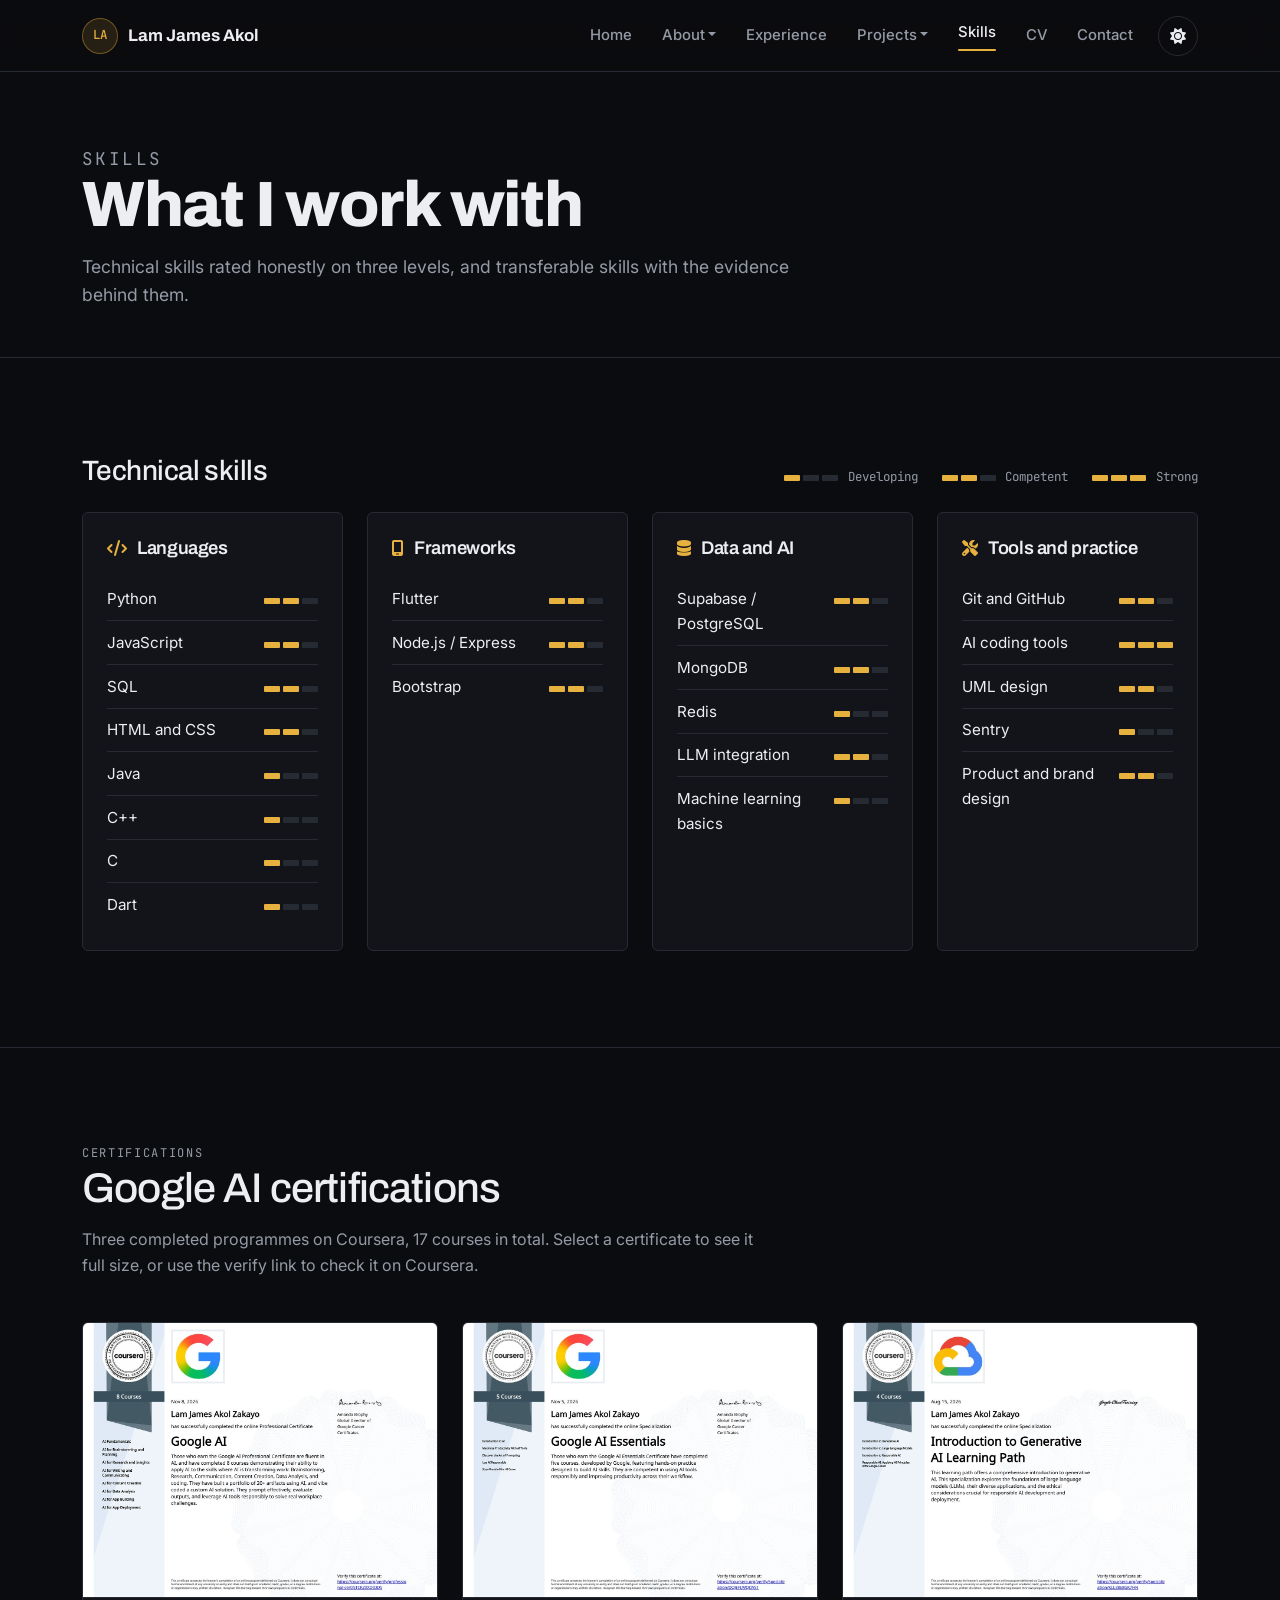
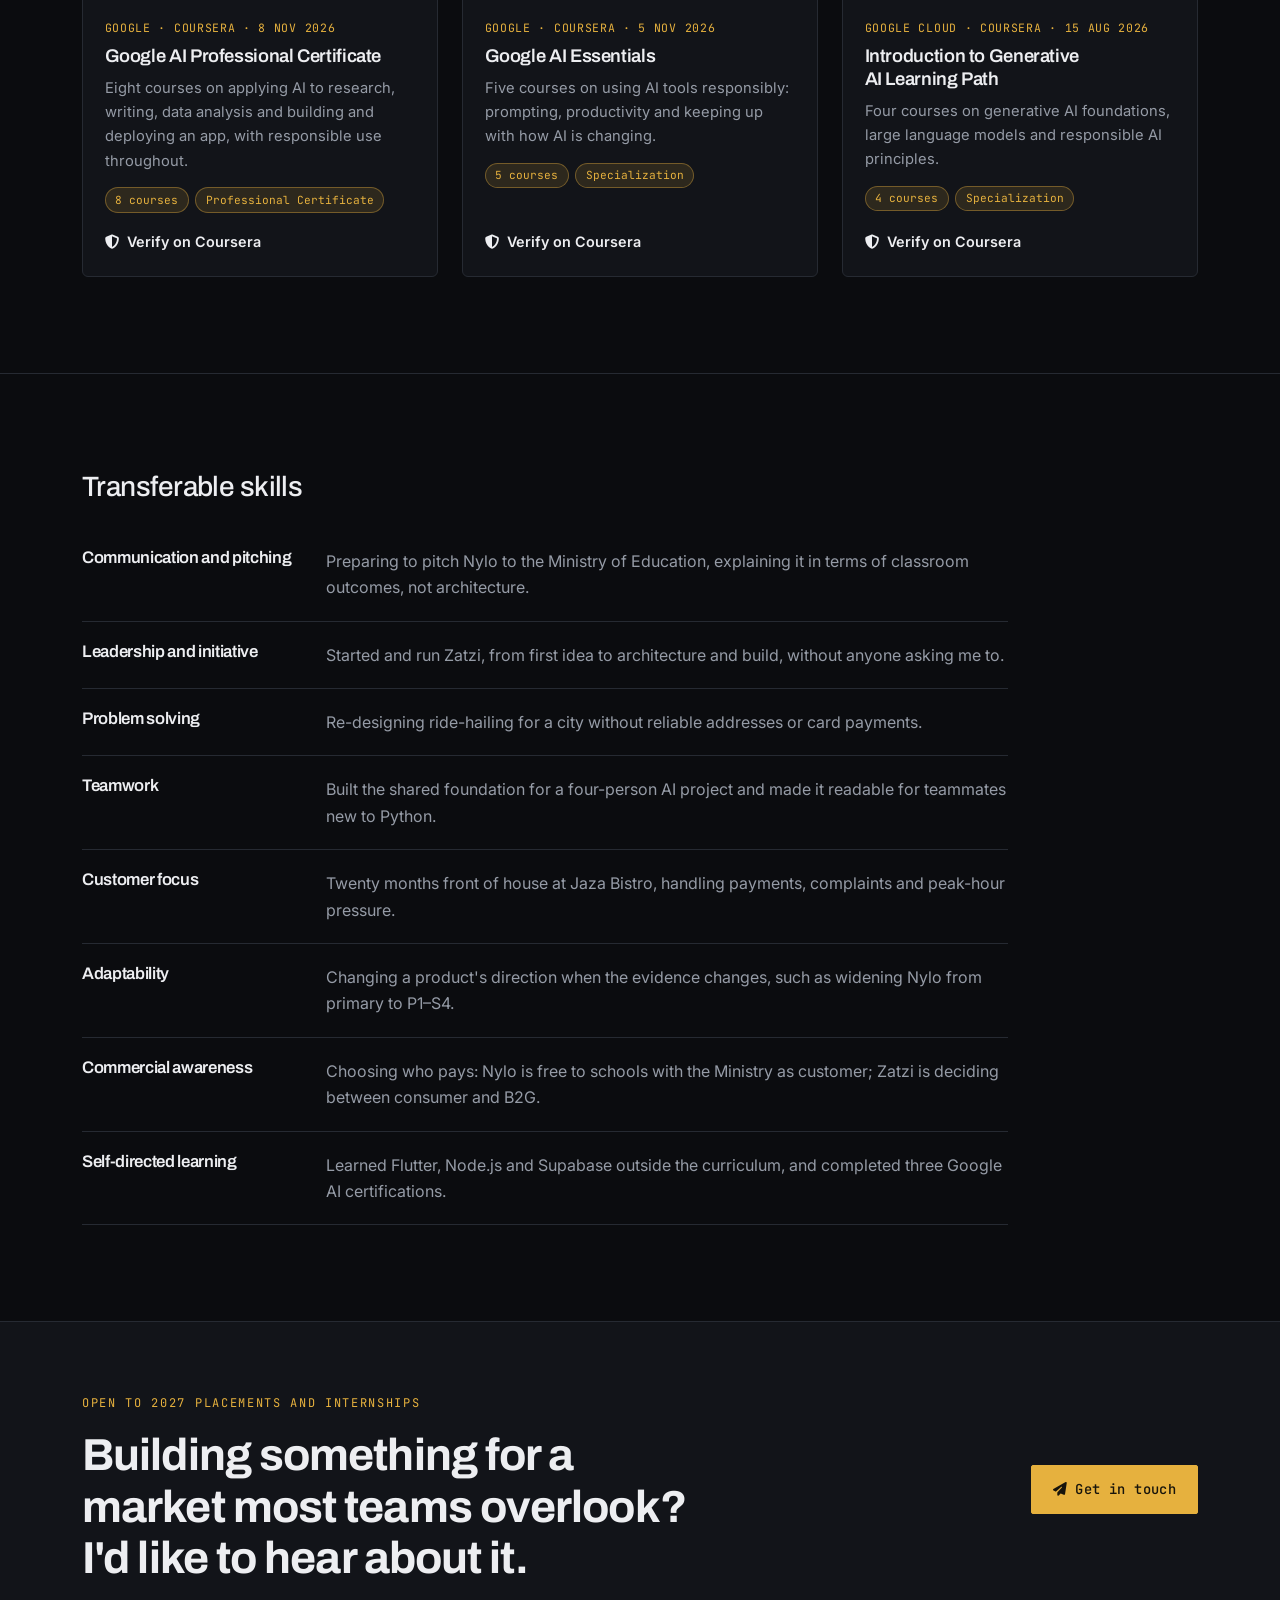
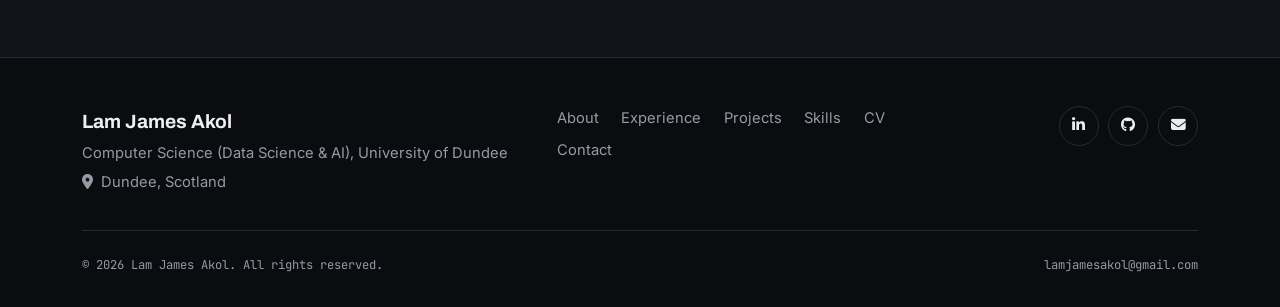
<file: skills.html>
<!DOCTYPE html>
<html lang="en" data-bs-theme="dark">
<head>
<meta charset="utf-8">
<meta name="viewport" content="width=device-width, initial-scale=1">
<meta name="description" content="Technical and transferable skills of Lam James Akol: programming languages, mobile and backend frameworks, data and AI tools.">
<meta name="author" content="Lam James Akol">
<title>Skills | Lam James Akol</title>
<script>try{var t=localStorage.getItem('theme');if(t==='light'||t==='dark')document.documentElement.setAttribute('data-bs-theme',t);}catch(e){}</script>
<link rel="icon" href="images/favicon.svg" type="image/svg+xml">
<link rel="preconnect" href="https://fonts.googleapis.com">
<link rel="preconnect" href="https://fonts.gstatic.com" crossorigin>
<link rel="stylesheet" href="https://fonts.googleapis.com/css2?family=Archivo:wght@500;600;700;800&amp;family=Inter:wght@400;500;600&amp;family=JetBrains+Mono:wght@400;500&amp;display=swap">
<link rel="stylesheet" href="vendor/bootstrap/bootstrap.min.css">
<link rel="stylesheet" href="vendor/fontawesome/css/all.min.css">
<link rel="stylesheet" href="css/style.css">
</head>
<body>
<a class="skip-link" href="#main-content">Skip to main content</a>
<div class="visually-hidden" id="themeAnnouncement" aria-live="polite"></div>
<div class="scroll-progress" id="scrollProgress" role="progressbar" aria-label="Page scroll progress" aria-valuemin="0" aria-valuemax="100" aria-valuenow="0"></div>

<header>
  <nav class="navbar navbar-expand-lg fixed-top site-nav" aria-label="Main">
    <div class="container">
      <a class="brand" href="index.html"><span class="brand-mark" aria-hidden="true">LA</span>Lam James Akol</a>
      <button class="navbar-toggler" type="button" data-bs-toggle="collapse" data-bs-target="#mainNav" aria-controls="mainNav" aria-expanded="false" aria-label="Toggle navigation" title="Toggle navigation">
        <i class="fa-solid fa-bars" aria-hidden="true"></i>
      </button>
      <div class="collapse navbar-collapse" id="mainNav">
        <ul class="navbar-nav ms-auto align-items-lg-center gap-lg-1">
          <li class="nav-item"><a class="nav-link" href="index.html">Home</a></li>
          <li class="nav-item dropdown">
            <a class="nav-link dropdown-toggle" href="about.html" role="button" data-bs-toggle="dropdown" aria-expanded="false">About</a>
            <ul class="dropdown-menu">
              <li><a class="dropdown-item" href="about.html">About me</a></li>
              <li><a class="dropdown-item" href="about.html#reflection">Reflection</a></li>
              <li><a class="dropdown-item" href="about.html#ai-acknowledgement">AI use acknowledgement</a></li>
            </ul>
          </li>
          <li class="nav-item"><a class="nav-link" href="work-experience.html">Experience</a></li>
          <li class="nav-item dropdown">
            <a class="nav-link dropdown-toggle" href="projects.html" role="button" data-bs-toggle="dropdown" aria-expanded="false">Projects</a>
            <ul class="dropdown-menu">
              <li><a class="dropdown-item" href="projects.html">All projects</a></li>
              <li><a class="dropdown-item" href="projects.html#evidence">Evidence</a></li>
              <li><hr class="dropdown-divider"></li>
            <li><a class="dropdown-item" href="nylo.html">Nylo</a></li>
            <li><a class="dropdown-item" href="zatride.html">Zatride</a></li>
            <li><a class="dropdown-item" href="zatzi.html">Zatzi</a></li>
            <li><a class="dropdown-item" href="wordle-ai-solver.html">Wordle AI Solver</a></li>
            </ul>
          </li>
          <li class="nav-item"><a class="nav-link active" aria-current="page" href="skills.html">Skills</a></li>
          <li class="nav-item"><a class="nav-link" href="cv.html">CV</a></li>
          <li class="nav-item"><a class="nav-link" href="contact.html">Contact</a></li>
          <li class="nav-item ms-lg-2 mt-2 mt-lg-0">
            <button class="theme-toggle" id="themeToggle" type="button" aria-label="Switch to light mode" title="Switch to light mode"><i class="fa-solid fa-sun" aria-hidden="true"></i></button>
          </li>
        </ul>
      </div>
    </div>
  </nav>
</header>

<main id="main-content">

  <section class="page-head">
    <div class="container">
      
      <p class="eyebrow">Skills</p>
      <h1>What I work with</h1>
      <p class="lead-custom">Technical skills rated honestly on three levels, and transferable skills with the evidence behind them.</p>
    </div>
  </section>

  <section class="section">
    <div class="container">
      <div class="d-flex flex-wrap justify-content-between align-items-end gap-3 mb-4">
        <h2 class="h3 mb-0">Technical skills</h2>
        <div class="level-key">
          <div><span class="level" data-level="1" aria-hidden="true"><span></span><span></span><span></span></span>Developing</div>
          <div><span class="level" data-level="2" aria-hidden="true"><span></span><span></span><span></span></span>Competent</div>
          <div><span class="level" data-level="3" aria-hidden="true"><span></span><span></span><span></span></span>Strong</div>
        </div>
      </div>
      <div class="row g-4">
        <div class="col-md-6 col-lg-3 reveal" data-delay="0">
          <div class="skill-card">
            <h3><i class="fa-solid fa-code" aria-hidden="true"></i>Languages</h3>
            <ul class="skill-list"><li><span>Python</span><span class="level" data-level="2" role="img" aria-label="Competent"><span></span><span></span><span></span></span></li><li><span>JavaScript</span><span class="level" data-level="2" role="img" aria-label="Competent"><span></span><span></span><span></span></span></li><li><span>SQL</span><span class="level" data-level="2" role="img" aria-label="Competent"><span></span><span></span><span></span></span></li><li><span>HTML and CSS</span><span class="level" data-level="2" role="img" aria-label="Competent"><span></span><span></span><span></span></span></li><li><span>Java</span><span class="level" data-level="1" role="img" aria-label="Developing"><span></span><span></span><span></span></span></li><li><span>C++</span><span class="level" data-level="1" role="img" aria-label="Developing"><span></span><span></span><span></span></span></li><li><span>C</span><span class="level" data-level="1" role="img" aria-label="Developing"><span></span><span></span><span></span></span></li><li><span>Dart</span><span class="level" data-level="1" role="img" aria-label="Developing"><span></span><span></span><span></span></span></li></ul>
          </div>
        </div>

        <div class="col-md-6 col-lg-3 reveal" data-delay="1">
          <div class="skill-card">
            <h3><i class="fa-solid fa-mobile-screen" aria-hidden="true"></i>Frameworks</h3>
            <ul class="skill-list"><li><span>Flutter</span><span class="level" data-level="2" role="img" aria-label="Competent"><span></span><span></span><span></span></span></li><li><span>Node.js / Express</span><span class="level" data-level="2" role="img" aria-label="Competent"><span></span><span></span><span></span></span></li><li><span>Bootstrap</span><span class="level" data-level="2" role="img" aria-label="Competent"><span></span><span></span><span></span></span></li></ul>
          </div>
        </div>

        <div class="col-md-6 col-lg-3 reveal" data-delay="2">
          <div class="skill-card">
            <h3><i class="fa-solid fa-database" aria-hidden="true"></i>Data and AI</h3>
            <ul class="skill-list"><li><span>Supabase / PostgreSQL</span><span class="level" data-level="2" role="img" aria-label="Competent"><span></span><span></span><span></span></span></li><li><span>MongoDB</span><span class="level" data-level="2" role="img" aria-label="Competent"><span></span><span></span><span></span></span></li><li><span>Redis</span><span class="level" data-level="1" role="img" aria-label="Developing"><span></span><span></span><span></span></span></li><li><span>LLM integration</span><span class="level" data-level="2" role="img" aria-label="Competent"><span></span><span></span><span></span></span></li><li><span>Machine learning basics</span><span class="level" data-level="1" role="img" aria-label="Developing"><span></span><span></span><span></span></span></li></ul>
          </div>
        </div>

        <div class="col-md-6 col-lg-3 reveal" data-delay="3">
          <div class="skill-card">
            <h3><i class="fa-solid fa-screwdriver-wrench" aria-hidden="true"></i>Tools and practice</h3>
            <ul class="skill-list"><li><span>Git and GitHub</span><span class="level" data-level="2" role="img" aria-label="Competent"><span></span><span></span><span></span></span></li><li><span>AI coding tools</span><span class="level" data-level="3" role="img" aria-label="Strong"><span></span><span></span><span></span></span></li><li><span>UML design</span><span class="level" data-level="2" role="img" aria-label="Competent"><span></span><span></span><span></span></span></li><li><span>Sentry</span><span class="level" data-level="1" role="img" aria-label="Developing"><span></span><span></span><span></span></span></li><li><span>Product and brand design</span><span class="level" data-level="2" role="img" aria-label="Competent"><span></span><span></span><span></span></span></li></ul>
          </div>
        </div>

      </div>
    </div>
  </section>

  <section class="section" id="certifications" aria-labelledby="cert-heading">
    <div class="container">
      <div class="section-head">
        <p class="eyebrow">Certifications</p>
        <h2 class="h3" id="cert-heading">Google AI certifications</h2>
        <p class="lead-muted">Three completed programmes on Coursera, 17 courses in total. Select a certificate to see it full size, or use the verify link to check it on Coursera.</p>
      </div>
      <div class="row g-4">
        <div class="col-md-6 col-lg-4 reveal" data-delay="0">
          <article class="cert-card">
            <button type="button" class="cert-thumb" data-bs-toggle="modal" data-bs-target="#cert-pro" aria-label="View the Google AI Professional Certificate certificate full size">
              <img src="images/certs/google-ai-professional-certificate.jpg" width="1200" height="927" loading="lazy" alt="Professional Certificate certificate: Google AI Professional Certificate, issued to Lam James Akol Zakayo on 8 Nov 2026">
              <span class="cert-zoom" aria-hidden="true"><i class="fa-solid fa-magnifying-glass-plus"></i>View full size</span>
            </button>
            <div class="cert-body">
              <p class="cert-meta mono">Google · Coursera · 8 Nov 2026</p>
              <h3>Google AI Professional Certificate</h3>
              <p class="cert-blurb">Eight courses on applying AI to research, writing, data analysis and building and deploying an app, with responsible use throughout.</p>
              <p class="cert-count"><span class="cert-pill">8 courses</span><span class="cert-pill">Professional Certificate</span></p>
              <a class="cert-verify" href="https://coursera.org/verify/professional-cert/STCKZXXDIODS" target="_blank" rel="noopener noreferrer"><i class="fa-solid fa-shield-halved me-2" aria-hidden="true"></i>Verify on Coursera<span class="visually-hidden"> (opens in a new tab)</span></a>
            </div>
          </article>
        </div>
        <div class="col-md-6 col-lg-4 reveal" data-delay="1">
          <article class="cert-card">
            <button type="button" class="cert-thumb" data-bs-toggle="modal" data-bs-target="#cert-ess" aria-label="View the Google AI Essentials certificate full size">
              <img src="images/certs/google-ai-essentials.jpg" width="1200" height="927" loading="lazy" alt="Specialization certificate: Google AI Essentials, issued to Lam James Akol Zakayo on 5 Nov 2026">
              <span class="cert-zoom" aria-hidden="true"><i class="fa-solid fa-magnifying-glass-plus"></i>View full size</span>
            </button>
            <div class="cert-body">
              <p class="cert-meta mono">Google · Coursera · 5 Nov 2026</p>
              <h3>Google AI Essentials</h3>
              <p class="cert-blurb">Five courses on using AI tools responsibly: prompting, productivity and keeping up with how AI is changing.</p>
              <p class="cert-count"><span class="cert-pill">5 courses</span><span class="cert-pill">Specialization</span></p>
              <a class="cert-verify" href="https://coursera.org/verify/specialization/DQJEFLWQOVS1" target="_blank" rel="noopener noreferrer"><i class="fa-solid fa-shield-halved me-2" aria-hidden="true"></i>Verify on Coursera<span class="visually-hidden"> (opens in a new tab)</span></a>
            </div>
          </article>
        </div>
        <div class="col-md-6 col-lg-4 reveal" data-delay="2">
          <article class="cert-card">
            <button type="button" class="cert-thumb" data-bs-toggle="modal" data-bs-target="#cert-gen" aria-label="View the Introduction to Generative AI Learning Path certificate full size">
              <img src="images/certs/generative-ai-learning-path.jpg" width="1200" height="927" loading="lazy" alt="Specialization certificate: Introduction to Generative AI Learning Path, issued to Lam James Akol Zakayo on 15 Aug 2026">
              <span class="cert-zoom" aria-hidden="true"><i class="fa-solid fa-magnifying-glass-plus"></i>View full size</span>
            </button>
            <div class="cert-body">
              <p class="cert-meta mono">Google Cloud · Coursera · 15 Aug 2026</p>
              <h3>Introduction to Generative AI Learning Path</h3>
              <p class="cert-blurb">Four courses on generative AI foundations, large language models and responsible AI principles.</p>
              <p class="cert-count"><span class="cert-pill">4 courses</span><span class="cert-pill">Specialization</span></p>
              <a class="cert-verify" href="https://coursera.org/verify/specialization/KLL3868GK7HN" target="_blank" rel="noopener noreferrer"><i class="fa-solid fa-shield-halved me-2" aria-hidden="true"></i>Verify on Coursera<span class="visually-hidden"> (opens in a new tab)</span></a>
            </div>
          </article>
        </div>

      </div>
    </div>
  </section>

  <section class="section">
    <div class="container">
      <div class="row">
        <div class="col-lg-10">
          <h2 class="h3 mb-4">Transferable skills</h2>
          <div class="transfer-row reveal"><h3>Communication and pitching</h3><p>Preparing to pitch Nylo to the Ministry of Education, explaining it in terms of classroom outcomes, not architecture.</p></div><div class="transfer-row reveal"><h3>Leadership and initiative</h3><p>Started and run Zatzi, from first idea to architecture and build, without anyone asking me to.</p></div><div class="transfer-row reveal"><h3>Problem solving</h3><p>Re-designing ride-hailing for a city without reliable addresses or card payments.</p></div><div class="transfer-row reveal"><h3>Teamwork</h3><p>Built the shared foundation for a four-person AI project and made it readable for teammates new to Python.</p></div><div class="transfer-row reveal"><h3>Customer focus</h3><p>Twenty months front of house at Jaza Bistro, handling payments, complaints and peak-hour pressure.</p></div><div class="transfer-row reveal"><h3>Adaptability</h3><p>Changing a product's direction when the evidence changes, such as widening Nylo from primary to P1–S4.</p></div><div class="transfer-row reveal"><h3>Commercial awareness</h3><p>Choosing who pays: Nylo is free to schools with the Ministry as customer; Zatzi is deciding between consumer and B2G.</p></div><div class="transfer-row reveal"><h3>Self-directed learning</h3><p>Learned Flutter, Node.js and Supabase outside the curriculum, and completed three Google AI certifications.</p></div>
        </div>
      </div>
    </div>
  </section>
  <div class="modal fade cert-modal" id="cert-pro" tabindex="-1" aria-labelledby="cert-pro-title">
    <div class="modal-dialog modal-xl modal-dialog-centered modal-dialog-scrollable">
      <div class="modal-content">
        <div class="modal-header">
          <h2 class="modal-title h5" id="cert-pro-title">Google AI Professional Certificate</h2>
          <button type="button" class="btn-close" data-bs-dismiss="modal" aria-label="Close"></button>
        </div>
        <div class="modal-body">
          <div class="row g-4 align-items-start">
            <div class="col-lg-8"><img class="img-fluid cert-full" src="images/certs/google-ai-professional-certificate.jpg" width="1200" height="927" loading="lazy" alt="Full professional certificate certificate for Google AI Professional Certificate, issued to Lam James Akol Zakayo on 8 Nov 2026"></div>
            <div class="col-lg-4">
              <p class="cert-meta mono">Google · Coursera · 8 Nov 2026</p>
              <h3 class="h6">Courses completed</h3>
              <ol class="cert-topics"><li>AI Fundamentals</li><li>AI for Brainstorming and Planning</li><li>AI for Research and Insights</li><li>AI for Writing and Communicating</li><li>AI for Content Creation</li><li>AI for Data Analysis</li><li>AI for App Building</li><li>AI for App Deployment</li></ol>
              <a class="btn btn-gold btn-sm" href="https://coursera.org/verify/professional-cert/STCKZXXDIODS" target="_blank" rel="noopener noreferrer"><i class="fa-solid fa-shield-halved me-2" aria-hidden="true"></i>Verify on Coursera<span class="visually-hidden"> (opens in a new tab)</span></a>
            </div>
          </div>
        </div>
      </div>
    </div>
  </div>
  <div class="modal fade cert-modal" id="cert-ess" tabindex="-1" aria-labelledby="cert-ess-title">
    <div class="modal-dialog modal-xl modal-dialog-centered modal-dialog-scrollable">
      <div class="modal-content">
        <div class="modal-header">
          <h2 class="modal-title h5" id="cert-ess-title">Google AI Essentials</h2>
          <button type="button" class="btn-close" data-bs-dismiss="modal" aria-label="Close"></button>
        </div>
        <div class="modal-body">
          <div class="row g-4 align-items-start">
            <div class="col-lg-8"><img class="img-fluid cert-full" src="images/certs/google-ai-essentials.jpg" width="1200" height="927" loading="lazy" alt="Full specialization certificate for Google AI Essentials, issued to Lam James Akol Zakayo on 5 Nov 2026"></div>
            <div class="col-lg-4">
              <p class="cert-meta mono">Google · Coursera · 5 Nov 2026</p>
              <h3 class="h6">Courses completed</h3>
              <ol class="cert-topics"><li>Introduction to AI</li><li>Maximize Productivity With AI Tools</li><li>Discover the Art of Prompting</li><li>Use AI Responsibly</li><li>Stay Ahead of the AI Curve</li></ol>
              <a class="btn btn-gold btn-sm" href="https://coursera.org/verify/specialization/DQJEFLWQOVS1" target="_blank" rel="noopener noreferrer"><i class="fa-solid fa-shield-halved me-2" aria-hidden="true"></i>Verify on Coursera<span class="visually-hidden"> (opens in a new tab)</span></a>
            </div>
          </div>
        </div>
      </div>
    </div>
  </div>
  <div class="modal fade cert-modal" id="cert-gen" tabindex="-1" aria-labelledby="cert-gen-title">
    <div class="modal-dialog modal-xl modal-dialog-centered modal-dialog-scrollable">
      <div class="modal-content">
        <div class="modal-header">
          <h2 class="modal-title h5" id="cert-gen-title">Introduction to Generative AI Learning Path</h2>
          <button type="button" class="btn-close" data-bs-dismiss="modal" aria-label="Close"></button>
        </div>
        <div class="modal-body">
          <div class="row g-4 align-items-start">
            <div class="col-lg-8"><img class="img-fluid cert-full" src="images/certs/generative-ai-learning-path.jpg" width="1200" height="927" loading="lazy" alt="Full specialization certificate for Introduction to Generative AI Learning Path, issued to Lam James Akol Zakayo on 15 Aug 2026"></div>
            <div class="col-lg-4">
              <p class="cert-meta mono">Google Cloud · Coursera · 15 Aug 2026</p>
              <h3 class="h6">Courses completed</h3>
              <ol class="cert-topics"><li>Introduction to Generative AI</li><li>Introduction to Large Language Models</li><li>Introduction to Responsible AI</li><li>Responsible AI: Applying AI Principles with Google Cloud</li></ol>
              <a class="btn btn-gold btn-sm" href="https://coursera.org/verify/specialization/KLL3868GK7HN" target="_blank" rel="noopener noreferrer"><i class="fa-solid fa-shield-halved me-2" aria-hidden="true"></i>Verify on Coursera<span class="visually-hidden"> (opens in a new tab)</span></a>
            </div>
          </div>
        </div>
      </div>
    </div>
  </div>

  <section class="cta-band">
    <div class="container">
      <div class="row align-items-center g-4">
        <div class="col-lg-8">
          <p class="eyebrow">Open to 2027 placements and internships</p>
          <h2 class="mb-0">Building something for a market most teams overlook? I'd like to hear about it.</h2>
        </div>
        <div class="col-lg-4 text-lg-end">
          <a class="btn btn-gold" href="contact.html"><i class="fa-solid fa-paper-plane me-2" aria-hidden="true"></i>Get in touch</a>
        </div>
      </div>
    </div>
  </section>

</main>

<footer class="site-footer">
  <div class="container">
    <div class="row g-4 align-items-start">
      <div class="col-md-5">
        <p class="footer-name mb-1">Lam James Akol</p>
        <p class="text-muted-custom mb-1">Computer Science (Data Science &amp; AI), University of Dundee</p>
        <p class="text-muted-custom mb-0"><i class="fa-solid fa-location-dot me-2" aria-hidden="true"></i>Dundee, Scotland</p>
      </div>
      <div class="col-md-4">
        <ul class="footer-links">
          <li><a href="about.html">About</a></li>
          <li><a href="work-experience.html">Experience</a></li>
          <li><a href="projects.html">Projects</a></li>
          <li><a href="skills.html">Skills</a></li>
          <li><a href="cv.html">CV</a></li>
          <li><a href="contact.html">Contact</a></li>
        </ul>
      </div>
      <div class="col-md-3">
        <div class="social-links justify-content-md-end">
          <a href="https://www.linkedin.com/in/lam-james-akol-zakayo-65b657388/" target="_blank" rel="noopener noreferrer" aria-label="LinkedIn profile" title="LinkedIn"><i class="fa-brands fa-linkedin-in" aria-hidden="true"></i></a>
          <a href="https://github.com/itsnotlambo" target="_blank" rel="noopener noreferrer" aria-label="GitHub profile" title="GitHub"><i class="fa-brands fa-github" aria-hidden="true"></i></a>
          <a href="contact.html" aria-label="Contact page" title="Contact"><i class="fa-solid fa-envelope" aria-hidden="true"></i></a>
        </div>
      </div>
    </div>
    <div class="footer-bottom d-flex flex-wrap justify-content-between gap-2">
      <span>&copy; <span id="year">2026</span> Lam James Akol. All rights reserved.</span>
      <span>lamjamesakol@gmail.com</span>
    </div>
  </div>
</footer>

<button class="back-to-top" id="backToTop" type="button" aria-label="Back to top" title="Back to top"><i class="fa-solid fa-arrow-up" aria-hidden="true"></i></button>

<script src="vendor/bootstrap/bootstrap.bundle.min.js"></script>
<script src="js/main.js"></script>
</body>
</html>
</file>
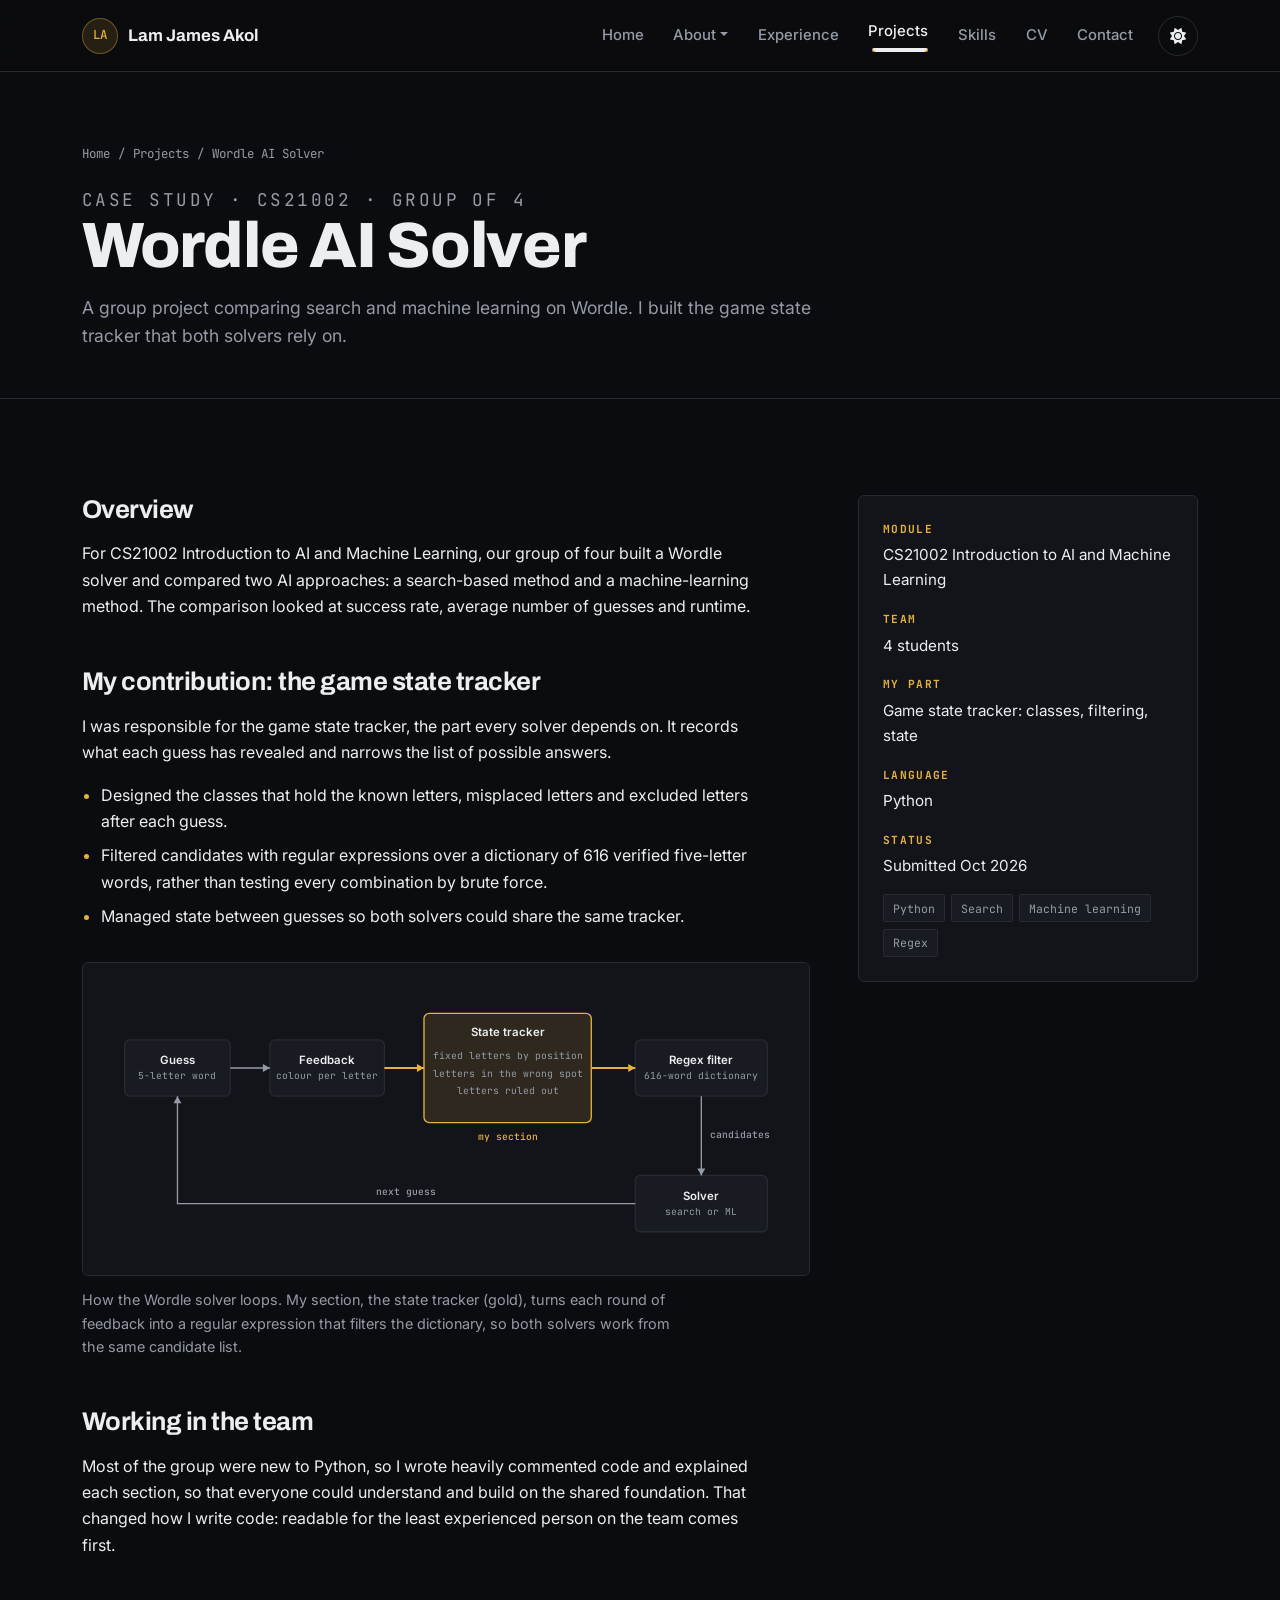
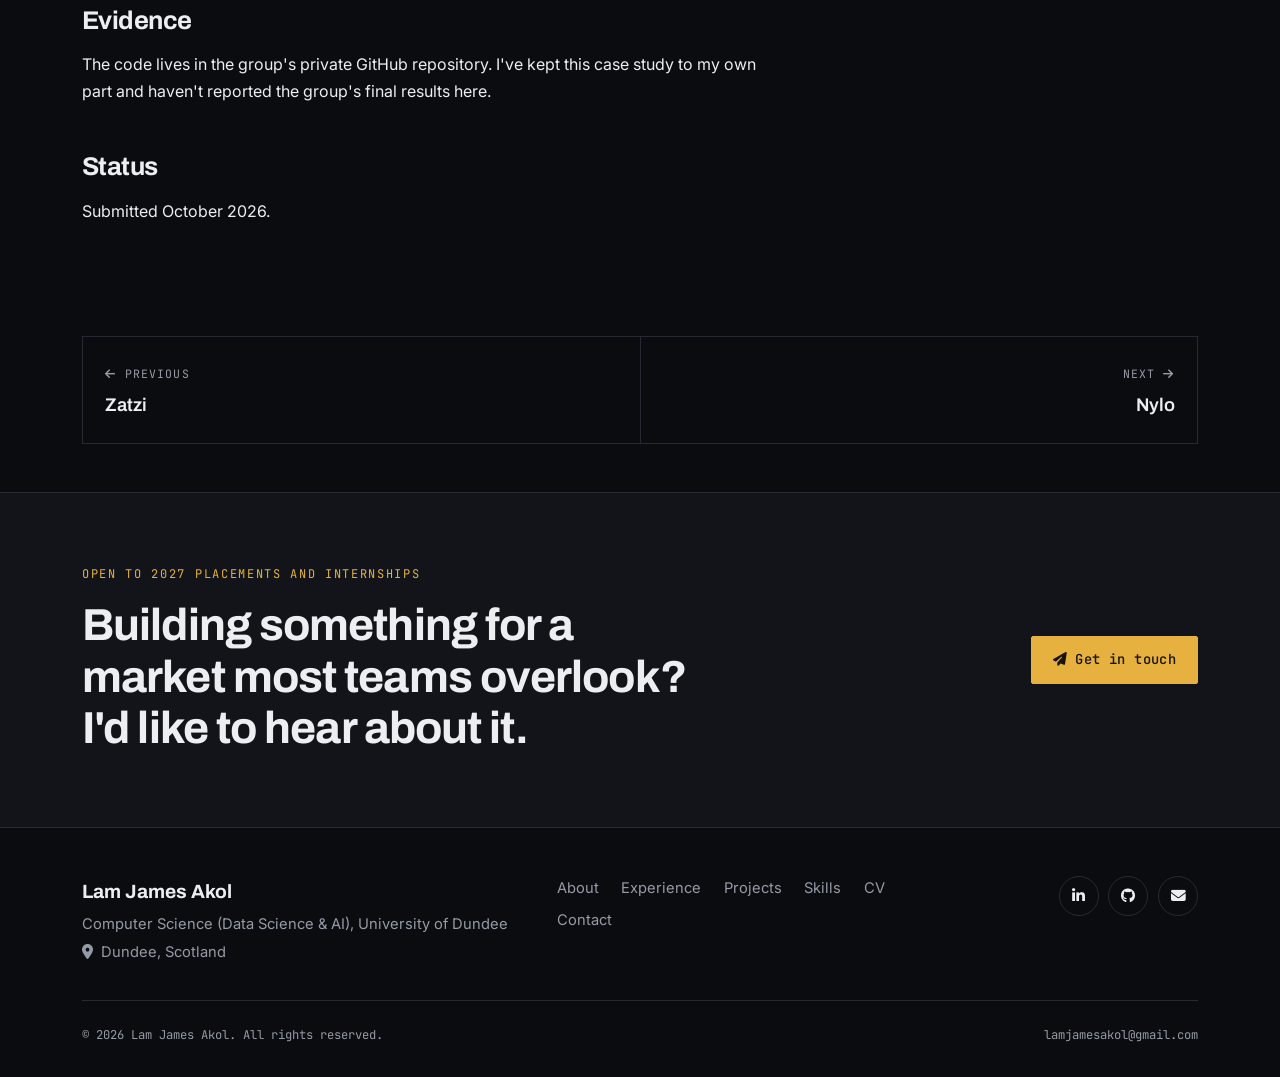
<file: wordle-ai-solver.html>
<!DOCTYPE html>
<html lang="en" data-bs-theme="dark">
<head>
<meta charset="utf-8">
<meta name="viewport" content="width=device-width, initial-scale=1">
<meta name="description" content="Case study: Wordle AI Solver. A university group project comparing a search-based solver with a machine-learning approach to Wordle. I built the game state tracker.">
<meta name="author" content="Lam James Akol">
<title>Wordle AI Solver case study | Lam James Akol</title>
<script>try{var t=localStorage.getItem('theme');if(t==='light'||t==='dark')document.documentElement.setAttribute('data-bs-theme',t);}catch(e){}</script>
<link rel="icon" href="images/favicon.svg" type="image/svg+xml">
<link rel="preconnect" href="https://fonts.googleapis.com">
<link rel="preconnect" href="https://fonts.gstatic.com" crossorigin>
<link rel="stylesheet" href="https://fonts.googleapis.com/css2?family=Archivo:wght@500;600;700;800&amp;family=Inter:wght@400;500;600&amp;family=JetBrains+Mono:wght@400;500&amp;display=swap">
<link rel="stylesheet" href="vendor/bootstrap/bootstrap.min.css">
<link rel="stylesheet" href="vendor/fontawesome/css/all.min.css">
<link rel="stylesheet" href="css/style.css">
</head>
<body>
<a class="skip-link" href="#main-content">Skip to main content</a>
<div class="visually-hidden" id="themeAnnouncement" aria-live="polite"></div>
<div class="scroll-progress" id="scrollProgress" role="progressbar" aria-label="Page scroll progress" aria-valuemin="0" aria-valuemax="100" aria-valuenow="0"></div>

<header>
  <nav class="navbar navbar-expand-lg fixed-top site-nav" aria-label="Main">
    <div class="container">
      <a class="brand" href="index.html"><span class="brand-mark" aria-hidden="true">LA</span>Lam James Akol</a>
      <button class="navbar-toggler" type="button" data-bs-toggle="collapse" data-bs-target="#mainNav" aria-controls="mainNav" aria-expanded="false" aria-label="Toggle navigation" title="Toggle navigation">
        <i class="fa-solid fa-bars" aria-hidden="true"></i>
      </button>
      <div class="collapse navbar-collapse" id="mainNav">
        <ul class="navbar-nav ms-auto align-items-lg-center gap-lg-1">
          <li class="nav-item"><a class="nav-link" href="index.html">Home</a></li>
          <li class="nav-item dropdown">
            <a class="nav-link dropdown-toggle" href="about.html" role="button" data-bs-toggle="dropdown" aria-expanded="false">About</a>
            <ul class="dropdown-menu">
              <li><a class="dropdown-item" href="about.html">About me</a></li>
              <li><a class="dropdown-item" href="about.html#reflection">Reflection</a></li>
              <li><a class="dropdown-item" href="about.html#ai-acknowledgement">AI use acknowledgement</a></li>
            </ul>
          </li>
          <li class="nav-item"><a class="nav-link" href="work-experience.html">Experience</a></li>
          <li class="nav-item dropdown">
            <a class="nav-link dropdown-toggle active" href="projects.html" role="button" data-bs-toggle="dropdown" aria-expanded="false">Projects</a>
            <ul class="dropdown-menu">
              <li><a class="dropdown-item" href="projects.html">All projects</a></li>
              <li><a class="dropdown-item" href="projects.html#evidence">Evidence</a></li>
              <li><hr class="dropdown-divider"></li>
            <li><a class="dropdown-item" href="nylo.html">Nylo</a></li>
            <li><a class="dropdown-item" href="zatride.html">Zatride</a></li>
            <li><a class="dropdown-item" href="zatzi.html">Zatzi</a></li>
            <li><a class="dropdown-item" href="wordle-ai-solver.html">Wordle AI Solver</a></li>
            </ul>
          </li>
          <li class="nav-item"><a class="nav-link" href="skills.html">Skills</a></li>
          <li class="nav-item"><a class="nav-link" href="cv.html">CV</a></li>
          <li class="nav-item"><a class="nav-link" href="contact.html">Contact</a></li>
          <li class="nav-item ms-lg-2 mt-2 mt-lg-0">
            <button class="theme-toggle" id="themeToggle" type="button" aria-label="Switch to light mode" title="Switch to light mode"><i class="fa-solid fa-sun" aria-hidden="true"></i></button>
          </li>
        </ul>
      </div>
    </div>
  </nav>
</header>

<main id="main-content">

  <section class="page-head">
    <div class="container">
      <nav aria-label="Breadcrumb"><ol class="breadcrumb"><li class="breadcrumb-item"><a href="index.html">Home</a></li><li class="breadcrumb-item"><a href="projects.html">Projects</a></li><li class="breadcrumb-item active" aria-current="page">Wordle AI Solver</li></ol></nav>
      <p class="eyebrow">Case study · CS21002 · Group of 4</p>
      <h1>Wordle AI Solver</h1>
      <p class="lead-custom">A group project comparing search and machine learning on Wordle. I built the game state tracker that both solvers rely on.</p>
    </div>
  </section>

  <section class="section">
    <div class="container">
      <div class="row g-5">
        <div class="col-lg-4 order-lg-2">
          <aside class="case-facts" aria-label="Project facts">
            <dl class="mb-3"><dt>Module</dt><dd>CS21002 Introduction to AI and Machine Learning</dd><dt>Team</dt><dd>4 students</dd><dt>My part</dt><dd>Game state tracker: classes, filtering, state</dd><dt>Language</dt><dd>Python</dd><dt>Status</dt><dd>Submitted Oct 2026</dd></dl>
            <div class="skill-tags mb-0"><span class="chip">Python</span><span class="chip">Search</span><span class="chip">Machine learning</span><span class="chip">Regex</span></div>
          </aside>
        </div>
        <div class="col-lg-8 order-lg-1 case-body">

          <h2>Overview</h2>
          <p>For CS21002 Introduction to AI and Machine Learning, our group of four built a Wordle solver and compared two AI approaches: a search-based method and a machine-learning method. The comparison looked at success rate, average number of guesses and runtime.</p>

          <h2>My contribution: the game state tracker</h2>
          <p>I was responsible for the game state tracker, the part every solver depends on. It records what each guess has revealed and narrows the list of possible answers.</p>
          <ul>
            <li>Designed the classes that hold the known letters, misplaced letters and excluded letters after each guess.</li>
            <li>Filtered candidates with regular expressions over a dictionary of 616 verified five-letter words, rather than testing every combination by brute force.</li>
            <li>Managed state between guesses so both solvers could share the same tracker.</li>
          </ul>

<figure class="diagram">
  <div class="diagram-frame">
    <svg viewBox="0 0 770 300" role="img" aria-label="Wordle solver loop: each guess produces feedback, the state tracker records what is known, a regular expression filters the 616-word dictionary, and a search or machine-learning solver picks the next guess." xmlns="http://www.w3.org/2000/svg"><rect class="dg-box " x="20" y="60" width="120" height="64" rx="6"/><text class="dg-title" x="80.0" y="88.0" text-anchor="middle">Guess</text><text class="dg-sub" x="80.0" y="105.0" text-anchor="middle">5-letter word</text><rect class="dg-box " x="185" y="60" width="130" height="64" rx="6"/><text class="dg-title" x="250.0" y="88.0" text-anchor="middle">Feedback</text><text class="dg-sub" x="250.0" y="105.0" text-anchor="middle">colour per letter</text><polyline class="dg-line" points="140,92 185,92"/><polygon class="dg-head" points="185,92 177,87.5 177,96.5"/><rect class="dg-box hl" x="360" y="30" width="190" height="124" rx="6"/><text class="dg-title" x="455" y="56" text-anchor="middle">State tracker</text><text class="dg-sub" x="455" y="82" text-anchor="middle">fixed letters by position</text><text class="dg-sub" x="455" y="102" text-anchor="middle">letters in the wrong spot</text><text class="dg-sub" x="455" y="122" text-anchor="middle">letters ruled out</text><text class="dg-label hl" x="455" y="174" text-anchor="middle">my section</text><polyline class="dg-line hl" points="315,92 360,92"/><polygon class="dg-head hl" points="360,92 352,87.5 352,96.5"/><rect class="dg-box " x="600" y="60" width="150" height="64" rx="6"/><text class="dg-title" x="675.0" y="88.0" text-anchor="middle">Regex filter</text><text class="dg-sub" x="675.0" y="105.0" text-anchor="middle">616-word dictionary</text><polyline class="dg-line hl" points="550,92 600,92"/><polygon class="dg-head hl" points="600,92 592,87.5 592,96.5"/><rect class="dg-box " x="600" y="214" width="150" height="64" rx="6"/><text class="dg-title" x="675.0" y="242.0" text-anchor="middle">Solver</text><text class="dg-sub" x="675.0" y="259.0" text-anchor="middle">search or ML</text><polyline class="dg-line" points="675,124 675,214"/><polygon class="dg-head" points="675,214 670.5,206 679.5,206"/><text class="dg-label" x="685" y="172" text-anchor="start">candidates</text><polyline class="dg-line" points="600,246 80,246 80,124"/><polygon class="dg-head" points="80,124 75.5,132 84.5,132"/><text class="dg-label" x="340" y="236" text-anchor="middle">next guess</text></svg>
  </div>
  <figcaption>How the Wordle solver loops. My section, the state tracker (gold), turns each round of feedback into a regular expression that filters the dictionary, so both solvers work from the same candidate list.</figcaption>
</figure>

          <h2>Working in the team</h2>
          <p>Most of the group were new to Python, so I wrote heavily commented code and explained each section, so that everyone could understand and build on the shared foundation. That changed how I write code: readable for the least experienced person on the team comes first.</p>

          <h2>Evidence</h2>
          <p>The code lives in the group's private GitHub repository. I've kept this case study to my own part and haven't reported the group's final results here.</p>

          <h2>Status</h2>
          <p>Submitted October 2026.</p>

        </div>
      </div>
    </div>
  </section>

  <section class="pb-5">
    <div class="container">
      <nav class="case-nav" aria-label="More case studies">
        <a href="zatzi.html"><span class="dir"><i class="fa-solid fa-arrow-left me-2" aria-hidden="true"></i>Previous</span><div class="ttl">Zatzi</div></a>
        <a href="nylo.html"><span class="dir">Next<i class="fa-solid fa-arrow-right ms-2" aria-hidden="true"></i></span><div class="ttl">Nylo</div></a>
      </nav>
    </div>
  </section>

  <section class="cta-band">
    <div class="container">
      <div class="row align-items-center g-4">
        <div class="col-lg-8">
          <p class="eyebrow">Open to 2027 placements and internships</p>
          <h2 class="mb-0">Building something for a market most teams overlook? I'd like to hear about it.</h2>
        </div>
        <div class="col-lg-4 text-lg-end">
          <a class="btn btn-gold" href="contact.html"><i class="fa-solid fa-paper-plane me-2" aria-hidden="true"></i>Get in touch</a>
        </div>
      </div>
    </div>
  </section>

</main>

<footer class="site-footer">
  <div class="container">
    <div class="row g-4 align-items-start">
      <div class="col-md-5">
        <p class="footer-name mb-1">Lam James Akol</p>
        <p class="text-muted-custom mb-1">Computer Science (Data Science &amp; AI), University of Dundee</p>
        <p class="text-muted-custom mb-0"><i class="fa-solid fa-location-dot me-2" aria-hidden="true"></i>Dundee, Scotland</p>
      </div>
      <div class="col-md-4">
        <ul class="footer-links">
          <li><a href="about.html">About</a></li>
          <li><a href="work-experience.html">Experience</a></li>
          <li><a href="projects.html">Projects</a></li>
          <li><a href="skills.html">Skills</a></li>
          <li><a href="cv.html">CV</a></li>
          <li><a href="contact.html">Contact</a></li>
        </ul>
      </div>
      <div class="col-md-3">
        <div class="social-links justify-content-md-end">
          <a href="https://www.linkedin.com/in/lam-james-akol-zakayo-65b657388/" target="_blank" rel="noopener noreferrer" aria-label="LinkedIn profile" title="LinkedIn"><i class="fa-brands fa-linkedin-in" aria-hidden="true"></i></a>
          <a href="https://github.com/itsnotlambo" target="_blank" rel="noopener noreferrer" aria-label="GitHub profile" title="GitHub"><i class="fa-brands fa-github" aria-hidden="true"></i></a>
          <a href="contact.html" aria-label="Contact page" title="Contact"><i class="fa-solid fa-envelope" aria-hidden="true"></i></a>
        </div>
      </div>
    </div>
    <div class="footer-bottom d-flex flex-wrap justify-content-between gap-2">
      <span>&copy; <span id="year">2026</span> Lam James Akol. All rights reserved.</span>
      <span>lamjamesakol@gmail.com</span>
    </div>
  </div>
</footer>

<button class="back-to-top" id="backToTop" type="button" aria-label="Back to top" title="Back to top"><i class="fa-solid fa-arrow-up" aria-hidden="true"></i></button>

<script src="vendor/bootstrap/bootstrap.bundle.min.js"></script>
<script src="js/main.js"></script>
</body>
</html>
</file>
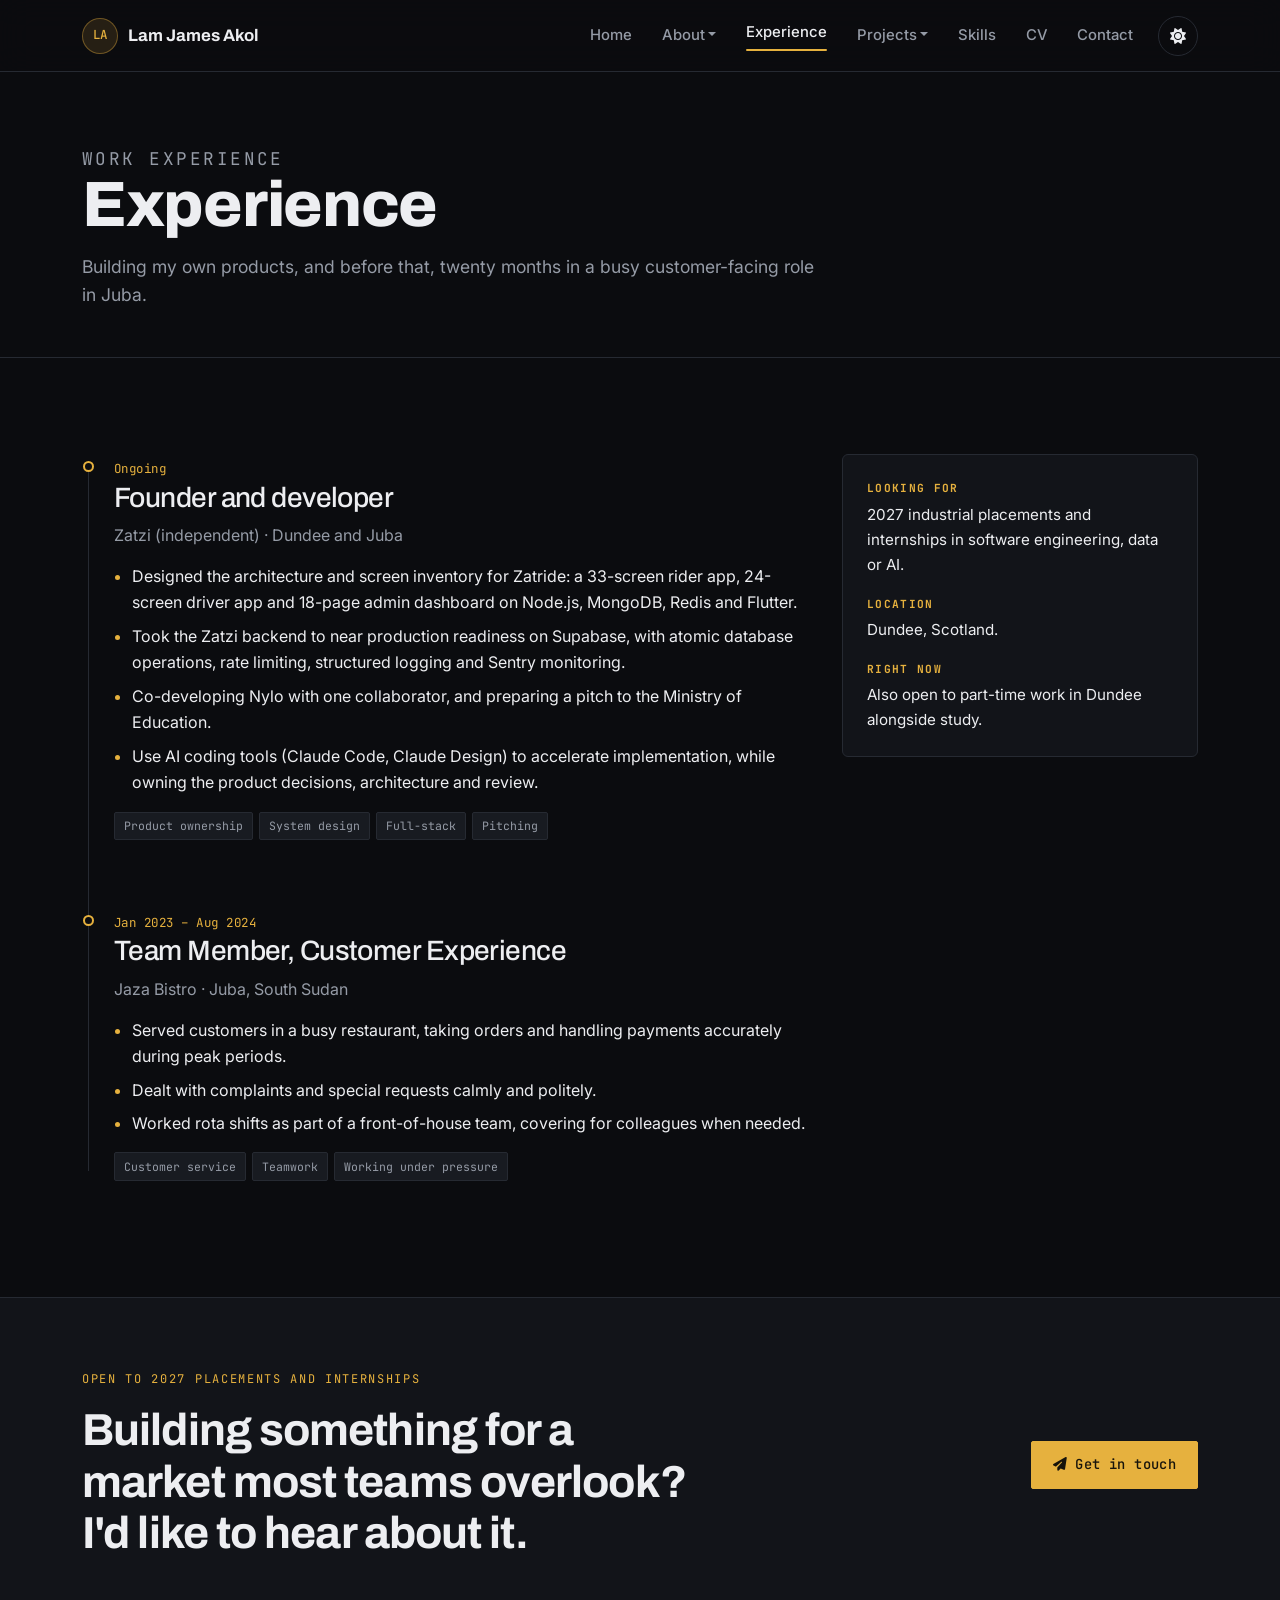
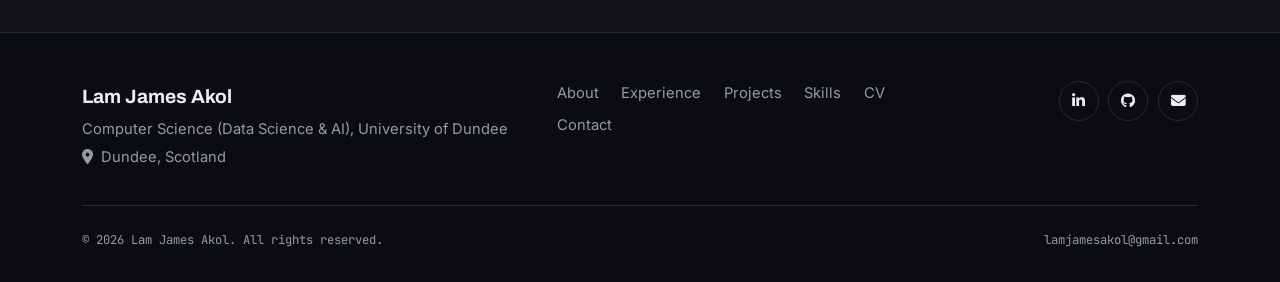
<file: work-experience.html>
<!DOCTYPE html>
<html lang="en" data-bs-theme="dark">
<head>
<meta charset="utf-8">
<meta name="viewport" content="width=device-width, initial-scale=1">
<meta name="description" content="Work experience of Lam James Akol: founder and developer at Zatzi and customer experience team member at Jaza Bistro, Juba.">
<meta name="author" content="Lam James Akol">
<title>Work experience | Lam James Akol</title>
<script>try{var t=localStorage.getItem('theme');if(t==='light'||t==='dark')document.documentElement.setAttribute('data-bs-theme',t);}catch(e){}</script>
<link rel="icon" href="images/favicon.svg" type="image/svg+xml">
<link rel="preconnect" href="https://fonts.googleapis.com">
<link rel="preconnect" href="https://fonts.gstatic.com" crossorigin>
<link rel="stylesheet" href="https://fonts.googleapis.com/css2?family=Archivo:wght@500;600;700;800&amp;family=Inter:wght@400;500;600&amp;family=JetBrains+Mono:wght@400;500&amp;display=swap">
<link rel="stylesheet" href="vendor/bootstrap/bootstrap.min.css">
<link rel="stylesheet" href="vendor/fontawesome/css/all.min.css">
<link rel="stylesheet" href="css/style.css">
</head>
<body>
<a class="skip-link" href="#main-content">Skip to main content</a>
<div class="visually-hidden" id="themeAnnouncement" aria-live="polite"></div>
<div class="scroll-progress" id="scrollProgress" role="progressbar" aria-label="Page scroll progress" aria-valuemin="0" aria-valuemax="100" aria-valuenow="0"></div>

<header>
  <nav class="navbar navbar-expand-lg fixed-top site-nav" aria-label="Main">
    <div class="container">
      <a class="brand" href="index.html"><span class="brand-mark" aria-hidden="true">LA</span>Lam James Akol</a>
      <button class="navbar-toggler" type="button" data-bs-toggle="collapse" data-bs-target="#mainNav" aria-controls="mainNav" aria-expanded="false" aria-label="Toggle navigation" title="Toggle navigation">
        <i class="fa-solid fa-bars" aria-hidden="true"></i>
      </button>
      <div class="collapse navbar-collapse" id="mainNav">
        <ul class="navbar-nav ms-auto align-items-lg-center gap-lg-1">
          <li class="nav-item"><a class="nav-link" href="index.html">Home</a></li>
          <li class="nav-item dropdown">
            <a class="nav-link dropdown-toggle" href="about.html" role="button" data-bs-toggle="dropdown" aria-expanded="false">About</a>
            <ul class="dropdown-menu">
              <li><a class="dropdown-item" href="about.html">About me</a></li>
              <li><a class="dropdown-item" href="about.html#reflection">Reflection</a></li>
              <li><a class="dropdown-item" href="about.html#ai-acknowledgement">AI use acknowledgement</a></li>
            </ul>
          </li>
          <li class="nav-item"><a class="nav-link active" aria-current="page" href="work-experience.html">Experience</a></li>
          <li class="nav-item dropdown">
            <a class="nav-link dropdown-toggle" href="projects.html" role="button" data-bs-toggle="dropdown" aria-expanded="false">Projects</a>
            <ul class="dropdown-menu">
              <li><a class="dropdown-item" href="projects.html">All projects</a></li>
              <li><a class="dropdown-item" href="projects.html#evidence">Evidence</a></li>
              <li><hr class="dropdown-divider"></li>
            <li><a class="dropdown-item" href="nylo.html">Nylo</a></li>
            <li><a class="dropdown-item" href="zatride.html">Zatride</a></li>
            <li><a class="dropdown-item" href="zatzi.html">Zatzi</a></li>
            <li><a class="dropdown-item" href="wordle-ai-solver.html">Wordle AI Solver</a></li>
            </ul>
          </li>
          <li class="nav-item"><a class="nav-link" href="skills.html">Skills</a></li>
          <li class="nav-item"><a class="nav-link" href="cv.html">CV</a></li>
          <li class="nav-item"><a class="nav-link" href="contact.html">Contact</a></li>
          <li class="nav-item ms-lg-2 mt-2 mt-lg-0">
            <button class="theme-toggle" id="themeToggle" type="button" aria-label="Switch to light mode" title="Switch to light mode"><i class="fa-solid fa-sun" aria-hidden="true"></i></button>
          </li>
        </ul>
      </div>
    </div>
  </nav>
</header>

<main id="main-content">

  <section class="page-head">
    <div class="container">
      
      <p class="eyebrow">Work experience</p>
      <h1>Experience</h1>
      <p class="lead-custom">Building my own products, and before that, twenty months in a busy customer-facing role in Juba.</p>
    </div>
  </section>

  <section class="section">
    <div class="container">
      <div class="row">
        <div class="col-lg-8">
          <div class="timeline">
            <article class="timeline-item reveal">
              <span class="timeline-date">Ongoing</span>
              <h2 class="h3">Founder and developer</h2>
              <p class="timeline-org">Zatzi (independent) · Dundee and Juba</p>
              <ul>
                <li>Designed the architecture and screen inventory for Zatride: a 33-screen rider app, 24-screen driver app and 18-page admin dashboard on Node.js, MongoDB, Redis and Flutter.</li>
                <li>Took the Zatzi backend to near production readiness on Supabase, with atomic database operations, rate limiting, structured logging and Sentry monitoring.</li>
                <li>Co-developing Nylo with one collaborator, and preparing a pitch to the Ministry of Education.</li>
                <li>Use AI coding tools (Claude Code, Claude Design) to accelerate implementation, while owning the product decisions, architecture and review.</li>
              </ul>
              <div class="skill-tags"><span class="chip">Product ownership</span><span class="chip">System design</span><span class="chip">Full-stack</span><span class="chip">Pitching</span></div>
            </article>

            <article class="timeline-item reveal">
              <span class="timeline-date">Jan 2023 – Aug 2024</span>
              <h2 class="h3">Team Member, Customer Experience</h2>
              <p class="timeline-org">Jaza Bistro · Juba, South Sudan</p>
              <ul>
                <li>Served customers in a busy restaurant, taking orders and handling payments accurately during peak periods.</li>
                <li>Dealt with complaints and special requests calmly and politely.</li>
                <li>Worked rota shifts as part of a front-of-house team, covering for colleagues when needed.</li>
              </ul>
              <div class="skill-tags"><span class="chip">Customer service</span><span class="chip">Teamwork</span><span class="chip">Working under pressure</span></div>
            </article>
          </div>
        </div>
        <div class="col-lg-4 mt-5 mt-lg-0">
          <aside class="case-facts reveal" aria-label="What I'm looking for">
            <dl class="mb-0">
              <dt>Looking for</dt>
              <dd>2027 industrial placements and internships in software engineering, data or AI.</dd>
              <dt>Location</dt>
              <dd>Dundee, Scotland.</dd>
              <dt>Right now</dt>
              <dd>Also open to part-time work in Dundee alongside study.</dd>
            </dl>
          </aside>
        </div>
      </div>
    </div>
  </section>

  <section class="cta-band">
    <div class="container">
      <div class="row align-items-center g-4">
        <div class="col-lg-8">
          <p class="eyebrow">Open to 2027 placements and internships</p>
          <h2 class="mb-0">Building something for a market most teams overlook? I'd like to hear about it.</h2>
        </div>
        <div class="col-lg-4 text-lg-end">
          <a class="btn btn-gold" href="contact.html"><i class="fa-solid fa-paper-plane me-2" aria-hidden="true"></i>Get in touch</a>
        </div>
      </div>
    </div>
  </section>

</main>

<footer class="site-footer">
  <div class="container">
    <div class="row g-4 align-items-start">
      <div class="col-md-5">
        <p class="footer-name mb-1">Lam James Akol</p>
        <p class="text-muted-custom mb-1">Computer Science (Data Science &amp; AI), University of Dundee</p>
        <p class="text-muted-custom mb-0"><i class="fa-solid fa-location-dot me-2" aria-hidden="true"></i>Dundee, Scotland</p>
      </div>
      <div class="col-md-4">
        <ul class="footer-links">
          <li><a href="about.html">About</a></li>
          <li><a href="work-experience.html">Experience</a></li>
          <li><a href="projects.html">Projects</a></li>
          <li><a href="skills.html">Skills</a></li>
          <li><a href="cv.html">CV</a></li>
          <li><a href="contact.html">Contact</a></li>
        </ul>
      </div>
      <div class="col-md-3">
        <div class="social-links justify-content-md-end">
          <a href="https://www.linkedin.com/in/lam-james-akol-zakayo-65b657388/" target="_blank" rel="noopener noreferrer" aria-label="LinkedIn profile" title="LinkedIn"><i class="fa-brands fa-linkedin-in" aria-hidden="true"></i></a>
          <a href="https://github.com/itsnotlambo" target="_blank" rel="noopener noreferrer" aria-label="GitHub profile" title="GitHub"><i class="fa-brands fa-github" aria-hidden="true"></i></a>
          <a href="contact.html" aria-label="Contact page" title="Contact"><i class="fa-solid fa-envelope" aria-hidden="true"></i></a>
        </div>
      </div>
    </div>
    <div class="footer-bottom d-flex flex-wrap justify-content-between gap-2">
      <span>&copy; <span id="year">2026</span> Lam James Akol. All rights reserved.</span>
      <span>lamjamesakol@gmail.com</span>
    </div>
  </div>
</footer>

<button class="back-to-top" id="backToTop" type="button" aria-label="Back to top" title="Back to top"><i class="fa-solid fa-arrow-up" aria-hidden="true"></i></button>

<script src="vendor/bootstrap/bootstrap.bundle.min.js"></script>
<script src="js/main.js"></script>
</body>
</html>
</file>
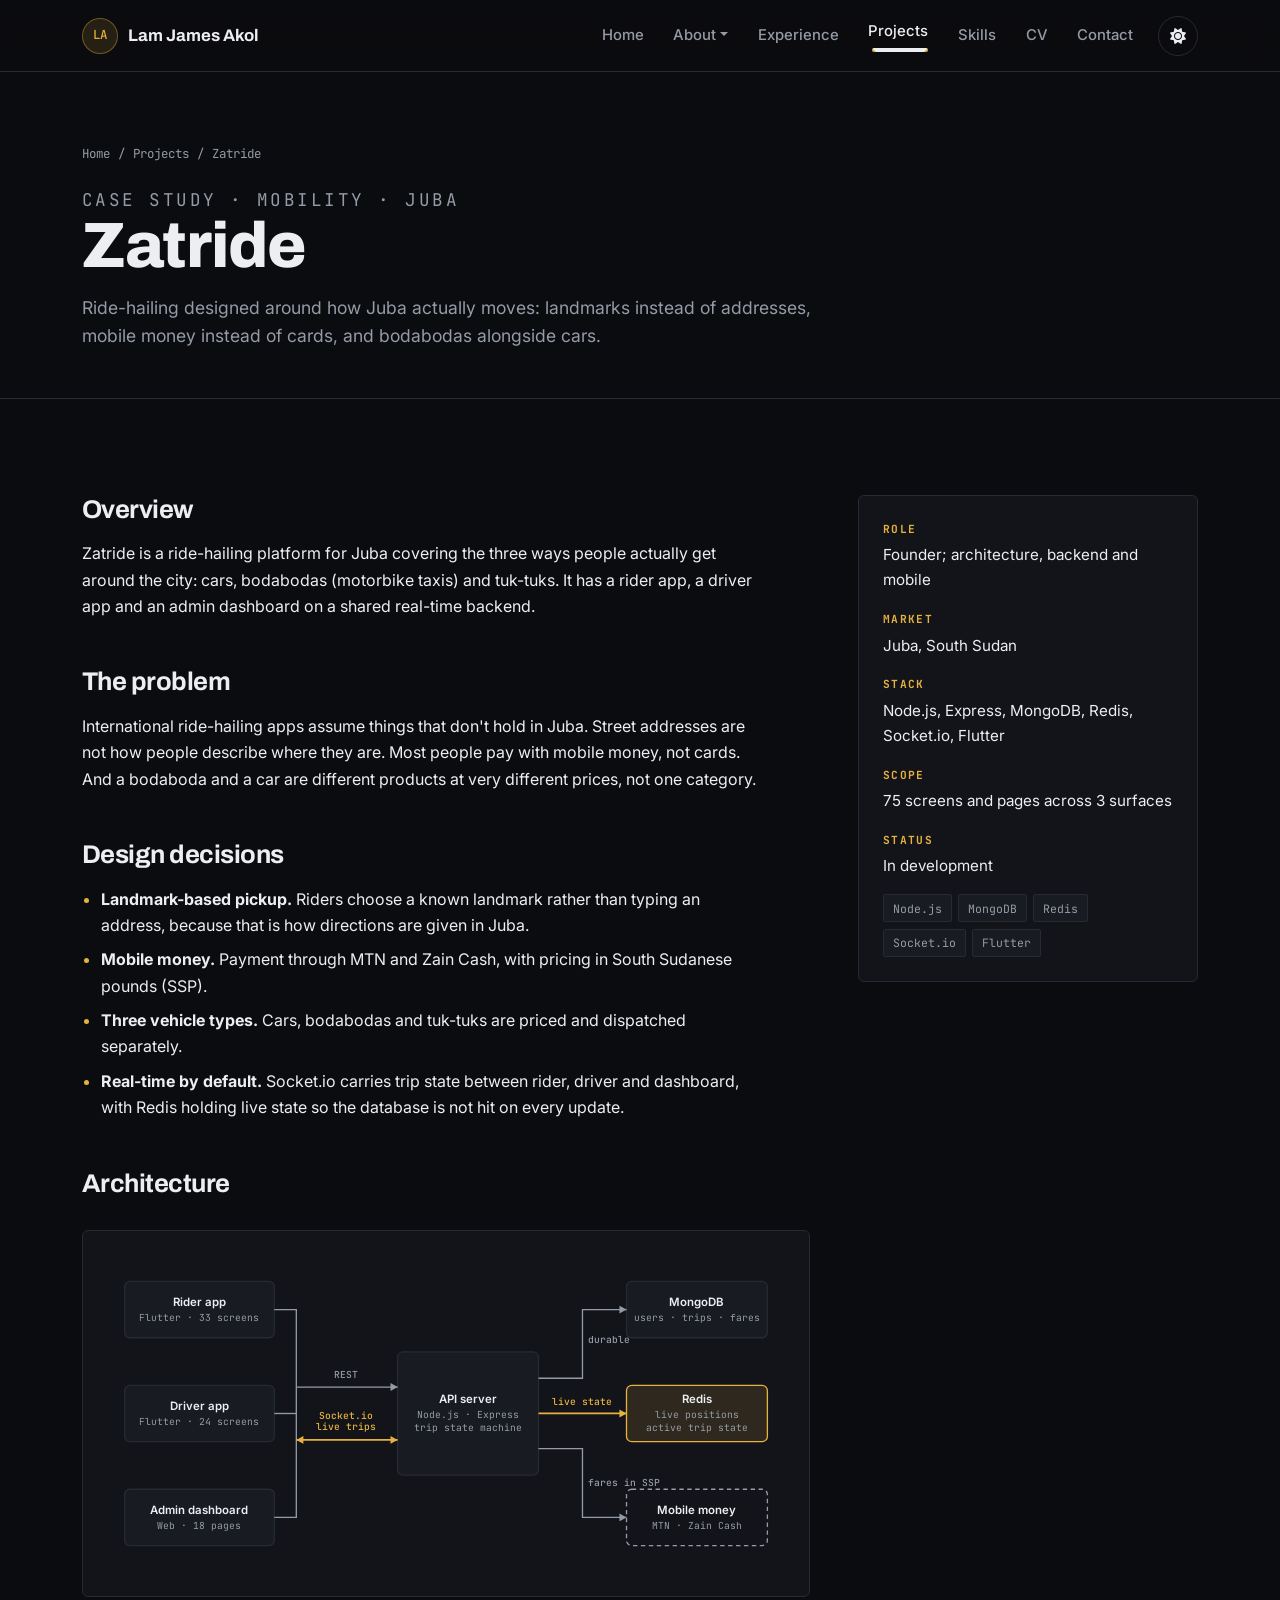
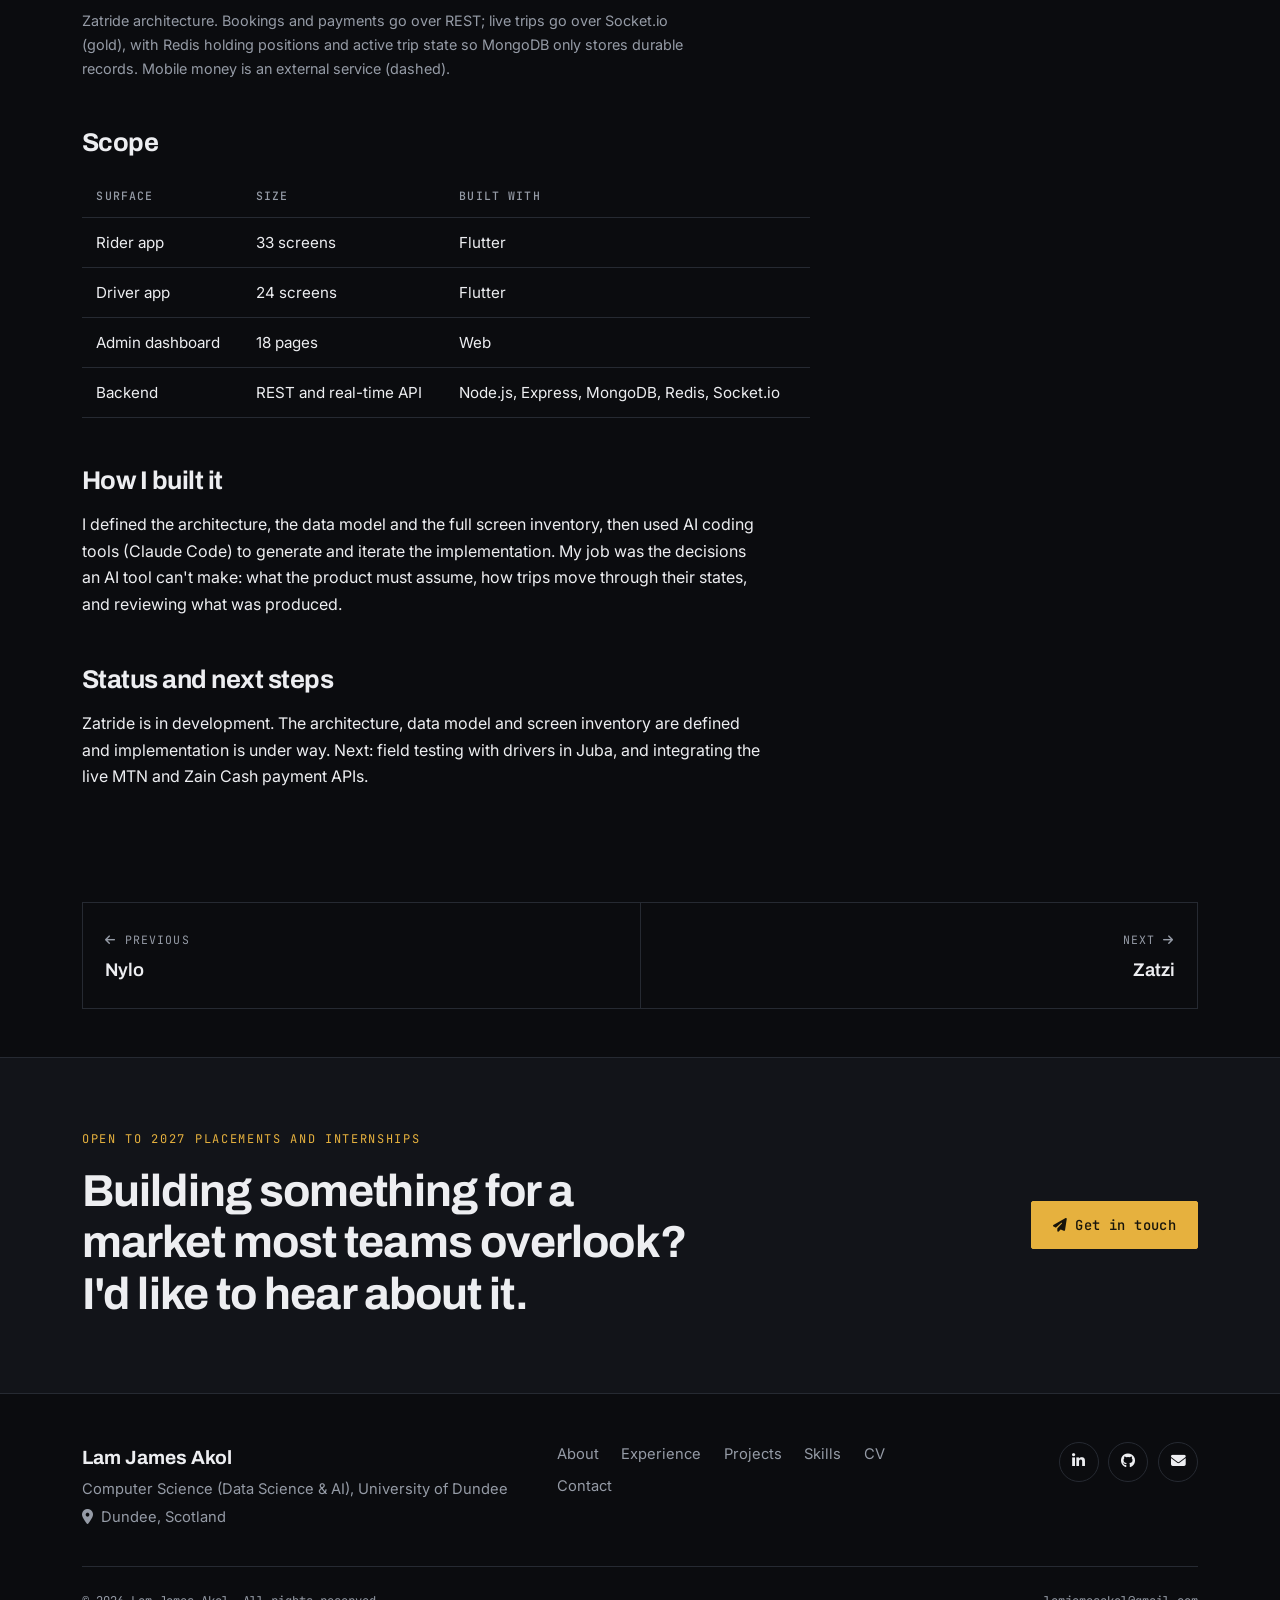
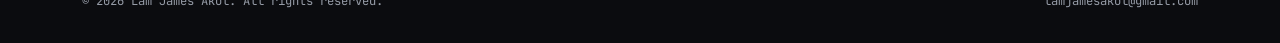
<file: zatride.html>
<!DOCTYPE html>
<html lang="en" data-bs-theme="dark">
<head>
<meta charset="utf-8">
<meta name="viewport" content="width=device-width, initial-scale=1">
<meta name="description" content="Case study: Zatride. Ride-hailing for Juba across cars, bodabodas and tuk-tuks, with pricing in South Sudanese pounds, mobile-money payments and landmark-based pickup.">
<meta name="author" content="Lam James Akol">
<title>Zatride case study | Lam James Akol</title>
<script>try{var t=localStorage.getItem('theme');if(t==='light'||t==='dark')document.documentElement.setAttribute('data-bs-theme',t);}catch(e){}</script>
<link rel="icon" href="images/favicon.svg" type="image/svg+xml">
<link rel="preconnect" href="https://fonts.googleapis.com">
<link rel="preconnect" href="https://fonts.gstatic.com" crossorigin>
<link rel="stylesheet" href="https://fonts.googleapis.com/css2?family=Archivo:wght@500;600;700;800&amp;family=Inter:wght@400;500;600&amp;family=JetBrains+Mono:wght@400;500&amp;display=swap">
<link rel="stylesheet" href="vendor/bootstrap/bootstrap.min.css">
<link rel="stylesheet" href="vendor/fontawesome/css/all.min.css">
<link rel="stylesheet" href="css/style.css">
</head>
<body>
<a class="skip-link" href="#main-content">Skip to main content</a>
<div class="visually-hidden" id="themeAnnouncement" aria-live="polite"></div>
<div class="scroll-progress" id="scrollProgress" role="progressbar" aria-label="Page scroll progress" aria-valuemin="0" aria-valuemax="100" aria-valuenow="0"></div>

<header>
  <nav class="navbar navbar-expand-lg fixed-top site-nav" aria-label="Main">
    <div class="container">
      <a class="brand" href="index.html"><span class="brand-mark" aria-hidden="true">LA</span>Lam James Akol</a>
      <button class="navbar-toggler" type="button" data-bs-toggle="collapse" data-bs-target="#mainNav" aria-controls="mainNav" aria-expanded="false" aria-label="Toggle navigation" title="Toggle navigation">
        <i class="fa-solid fa-bars" aria-hidden="true"></i>
      </button>
      <div class="collapse navbar-collapse" id="mainNav">
        <ul class="navbar-nav ms-auto align-items-lg-center gap-lg-1">
          <li class="nav-item"><a class="nav-link" href="index.html">Home</a></li>
          <li class="nav-item dropdown">
            <a class="nav-link dropdown-toggle" href="about.html" role="button" data-bs-toggle="dropdown" aria-expanded="false">About</a>
            <ul class="dropdown-menu">
              <li><a class="dropdown-item" href="about.html">About me</a></li>
              <li><a class="dropdown-item" href="about.html#reflection">Reflection</a></li>
              <li><a class="dropdown-item" href="about.html#ai-acknowledgement">AI use acknowledgement</a></li>
            </ul>
          </li>
          <li class="nav-item"><a class="nav-link" href="work-experience.html">Experience</a></li>
          <li class="nav-item dropdown">
            <a class="nav-link dropdown-toggle active" href="projects.html" role="button" data-bs-toggle="dropdown" aria-expanded="false">Projects</a>
            <ul class="dropdown-menu">
              <li><a class="dropdown-item" href="projects.html">All projects</a></li>
              <li><a class="dropdown-item" href="projects.html#evidence">Evidence</a></li>
              <li><hr class="dropdown-divider"></li>
            <li><a class="dropdown-item" href="nylo.html">Nylo</a></li>
            <li><a class="dropdown-item" href="zatride.html">Zatride</a></li>
            <li><a class="dropdown-item" href="zatzi.html">Zatzi</a></li>
            <li><a class="dropdown-item" href="wordle-ai-solver.html">Wordle AI Solver</a></li>
            </ul>
          </li>
          <li class="nav-item"><a class="nav-link" href="skills.html">Skills</a></li>
          <li class="nav-item"><a class="nav-link" href="cv.html">CV</a></li>
          <li class="nav-item"><a class="nav-link" href="contact.html">Contact</a></li>
          <li class="nav-item ms-lg-2 mt-2 mt-lg-0">
            <button class="theme-toggle" id="themeToggle" type="button" aria-label="Switch to light mode" title="Switch to light mode"><i class="fa-solid fa-sun" aria-hidden="true"></i></button>
          </li>
        </ul>
      </div>
    </div>
  </nav>
</header>

<main id="main-content">

  <section class="page-head">
    <div class="container">
      <nav aria-label="Breadcrumb"><ol class="breadcrumb"><li class="breadcrumb-item"><a href="index.html">Home</a></li><li class="breadcrumb-item"><a href="projects.html">Projects</a></li><li class="breadcrumb-item active" aria-current="page">Zatride</li></ol></nav>
      <p class="eyebrow">Case study · Mobility · Juba</p>
      <h1>Zatride</h1>
      <p class="lead-custom">Ride-hailing designed around how Juba actually moves: landmarks instead of addresses, mobile money instead of cards, and bodabodas alongside cars.</p>
    </div>
  </section>

  <section class="section">
    <div class="container">
      <div class="row g-5">
        <div class="col-lg-4 order-lg-2">
          <aside class="case-facts" aria-label="Project facts">
            <dl class="mb-3"><dt>Role</dt><dd>Founder; architecture, backend and mobile</dd><dt>Market</dt><dd>Juba, South Sudan</dd><dt>Stack</dt><dd>Node.js, Express, MongoDB, Redis, Socket.io, Flutter</dd><dt>Scope</dt><dd>75 screens and pages across 3 surfaces</dd><dt>Status</dt><dd>In development</dd></dl>
            <div class="skill-tags mb-0"><span class="chip">Node.js</span><span class="chip">MongoDB</span><span class="chip">Redis</span><span class="chip">Socket.io</span><span class="chip">Flutter</span></div>
          </aside>
        </div>
        <div class="col-lg-8 order-lg-1 case-body">

          <h2>Overview</h2>
          <p>Zatride is a ride-hailing platform for Juba covering the three ways people actually get around the city: cars, bodabodas (motorbike taxis) and tuk-tuks. It has a rider app, a driver app and an admin dashboard on a shared real-time backend.</p>

          <h2>The problem</h2>
          <p>International ride-hailing apps assume things that don't hold in Juba. Street addresses are not how people describe where they are. Most people pay with mobile money, not cards. And a bodaboda and a car are different products at very different prices, not one category.</p>

          <h2>Design decisions</h2>
          <ul>
            <li><strong>Landmark-based pickup.</strong> Riders choose a known landmark rather than typing an address, because that is how directions are given in Juba.</li>
            <li><strong>Mobile money.</strong> Payment through MTN and Zain Cash, with pricing in South Sudanese pounds (SSP).</li>
            <li><strong>Three vehicle types.</strong> Cars, bodabodas and tuk-tuks are priced and dispatched separately.</li>
            <li><strong>Real-time by default.</strong> Socket.io carries trip state between rider, driver and dashboard, with Redis holding live state so the database is not hit on every update.</li>
          </ul>

          <h2>Architecture</h2>
<figure class="diagram">
  <div class="diagram-frame">
    <svg viewBox="0 0 770 360" role="img" aria-label="Zatride architecture: rider, driver and admin clients talk to a Node.js API over REST and Socket.io; the API keeps durable records in MongoDB, live trip state in Redis, and charges fares through MTN and Zain Cash." xmlns="http://www.w3.org/2000/svg"><rect class="dg-box " x="20" y="30" width="170" height="64" rx="6"/><text class="dg-title" x="105.0" y="58.0" text-anchor="middle">Rider app</text><text class="dg-sub" x="105.0" y="75.0" text-anchor="middle">Flutter · 33 screens</text><rect class="dg-box " x="20" y="148" width="170" height="64" rx="6"/><text class="dg-title" x="105.0" y="176.0" text-anchor="middle">Driver app</text><text class="dg-sub" x="105.0" y="193.0" text-anchor="middle">Flutter · 24 screens</text><rect class="dg-box " x="20" y="266" width="170" height="64" rx="6"/><text class="dg-title" x="105.0" y="294.0" text-anchor="middle">Admin dashboard</text><text class="dg-sub" x="105.0" y="311.0" text-anchor="middle">Web · 18 pages</text><polyline class="dg-line" points="190,62 215,62 215,298 190,298"/><line class="dg-line" x1="190" y1="180" x2="215" y2="180"/><rect class="dg-box " x="330" y="110" width="160" height="140" rx="6"/><text class="dg-title" x="410.0" y="168.0" text-anchor="middle">API server</text><text class="dg-sub" x="410.0" y="185.0" text-anchor="middle">Node.js · Express</text><text class="dg-sub" x="410.0" y="200.0" text-anchor="middle">trip state machine</text><polyline class="dg-line" points="215,150 330,150"/><polygon class="dg-head" points="330,150 322,145.5 322,154.5"/><text class="dg-label" x="272" y="140" text-anchor="middle">REST</text><polyline class="dg-line hl" points="215,210 330,210"/><polygon class="dg-head hl" points="330,210 322,205.5 322,214.5"/><polygon class="dg-head hl" points="215,210 223,205.5 223,214.5"/><text class="dg-label hl" x="272" y="186" text-anchor="middle">Socket.io</text><text class="dg-label hl" x="272" y="199" text-anchor="middle">live trips</text><rect class="dg-box " x="590" y="30" width="160" height="64" rx="6"/><text class="dg-title" x="670.0" y="58.0" text-anchor="middle">MongoDB</text><text class="dg-sub" x="670.0" y="75.0" text-anchor="middle">users · trips · fares</text><rect class="dg-box hl" x="590" y="148" width="160" height="64" rx="6"/><text class="dg-title" x="670.0" y="168.0" text-anchor="middle">Redis</text><text class="dg-sub" x="670.0" y="185.0" text-anchor="middle">live positions</text><text class="dg-sub" x="670.0" y="200.0" text-anchor="middle">active trip state</text><rect class="dg-box ext" x="590" y="266" width="160" height="64" rx="6"/><text class="dg-title" x="670.0" y="294.0" text-anchor="middle">Mobile money</text><text class="dg-sub" x="670.0" y="311.0" text-anchor="middle">MTN · Zain Cash</text><polyline class="dg-line" points="490,140 540,140 540,62 590,62"/><polygon class="dg-head" points="590,62 582,57.5 582,66.5"/><text class="dg-label" x="546" y="100" text-anchor="start">durable</text><polyline class="dg-line hl" points="490,180 590,180"/><polygon class="dg-head hl" points="590,180 582,175.5 582,184.5"/><text class="dg-label hl" x="540" y="170" text-anchor="middle">live state</text><polyline class="dg-line" points="490,220 540,220 540,298 590,298"/><polygon class="dg-head" points="590,298 582,293.5 582,302.5"/><text class="dg-label" x="546" y="262" text-anchor="start">fares in SSP</text></svg>
  </div>
  <figcaption>Zatride architecture. Bookings and payments go over REST; live trips go over Socket.io (gold), with Redis holding positions and active trip state so MongoDB only stores durable records. Mobile money is an external service (dashed).</figcaption>
</figure>

          <h2>Scope</h2>
          <div class="table-scroll">
            <table class="spec-table">
              <thead><tr><th scope="col">Surface</th><th scope="col">Size</th><th scope="col">Built with</th></tr></thead>
              <tbody>
                <tr><td>Rider app</td><td>33 screens</td><td>Flutter</td></tr>
                <tr><td>Driver app</td><td>24 screens</td><td>Flutter</td></tr>
                <tr><td>Admin dashboard</td><td>18 pages</td><td>Web</td></tr>
                <tr><td>Backend</td><td>REST and real-time API</td><td>Node.js, Express, MongoDB, Redis, Socket.io</td></tr>
              </tbody>
            </table>
          </div>

          <h2>How I built it</h2>
          <p>I defined the architecture, the data model and the full screen inventory, then used AI coding tools (Claude Code) to generate and iterate the implementation. My job was the decisions an AI tool can't make: what the product must assume, how trips move through their states, and reviewing what was produced.</p>

          <h2>Status and next steps</h2>
          <p>Zatride is in development. The architecture, data model and screen inventory are defined and implementation is under way. Next: field testing with drivers in Juba, and integrating the live MTN and Zain Cash payment APIs.</p>

        </div>
      </div>
    </div>
  </section>

  <section class="pb-5">
    <div class="container">
      <nav class="case-nav" aria-label="More case studies">
        <a href="nylo.html"><span class="dir"><i class="fa-solid fa-arrow-left me-2" aria-hidden="true"></i>Previous</span><div class="ttl">Nylo</div></a>
        <a href="zatzi.html"><span class="dir">Next<i class="fa-solid fa-arrow-right ms-2" aria-hidden="true"></i></span><div class="ttl">Zatzi</div></a>
      </nav>
    </div>
  </section>

  <section class="cta-band">
    <div class="container">
      <div class="row align-items-center g-4">
        <div class="col-lg-8">
          <p class="eyebrow">Open to 2027 placements and internships</p>
          <h2 class="mb-0">Building something for a market most teams overlook? I'd like to hear about it.</h2>
        </div>
        <div class="col-lg-4 text-lg-end">
          <a class="btn btn-gold" href="contact.html"><i class="fa-solid fa-paper-plane me-2" aria-hidden="true"></i>Get in touch</a>
        </div>
      </div>
    </div>
  </section>

</main>

<footer class="site-footer">
  <div class="container">
    <div class="row g-4 align-items-start">
      <div class="col-md-5">
        <p class="footer-name mb-1">Lam James Akol</p>
        <p class="text-muted-custom mb-1">Computer Science (Data Science &amp; AI), University of Dundee</p>
        <p class="text-muted-custom mb-0"><i class="fa-solid fa-location-dot me-2" aria-hidden="true"></i>Dundee, Scotland</p>
      </div>
      <div class="col-md-4">
        <ul class="footer-links">
          <li><a href="about.html">About</a></li>
          <li><a href="work-experience.html">Experience</a></li>
          <li><a href="projects.html">Projects</a></li>
          <li><a href="skills.html">Skills</a></li>
          <li><a href="cv.html">CV</a></li>
          <li><a href="contact.html">Contact</a></li>
        </ul>
      </div>
      <div class="col-md-3">
        <div class="social-links justify-content-md-end">
          <a href="https://www.linkedin.com/in/lam-james-akol-zakayo-65b657388/" target="_blank" rel="noopener noreferrer" aria-label="LinkedIn profile" title="LinkedIn"><i class="fa-brands fa-linkedin-in" aria-hidden="true"></i></a>
          <a href="https://github.com/itsnotlambo" target="_blank" rel="noopener noreferrer" aria-label="GitHub profile" title="GitHub"><i class="fa-brands fa-github" aria-hidden="true"></i></a>
          <a href="contact.html" aria-label="Contact page" title="Contact"><i class="fa-solid fa-envelope" aria-hidden="true"></i></a>
        </div>
      </div>
    </div>
    <div class="footer-bottom d-flex flex-wrap justify-content-between gap-2">
      <span>&copy; <span id="year">2026</span> Lam James Akol. All rights reserved.</span>
      <span>lamjamesakol@gmail.com</span>
    </div>
  </div>
</footer>

<button class="back-to-top" id="backToTop" type="button" aria-label="Back to top" title="Back to top"><i class="fa-solid fa-arrow-up" aria-hidden="true"></i></button>

<script src="vendor/bootstrap/bootstrap.bundle.min.js"></script>
<script src="js/main.js"></script>
</body>
</html>
</file>
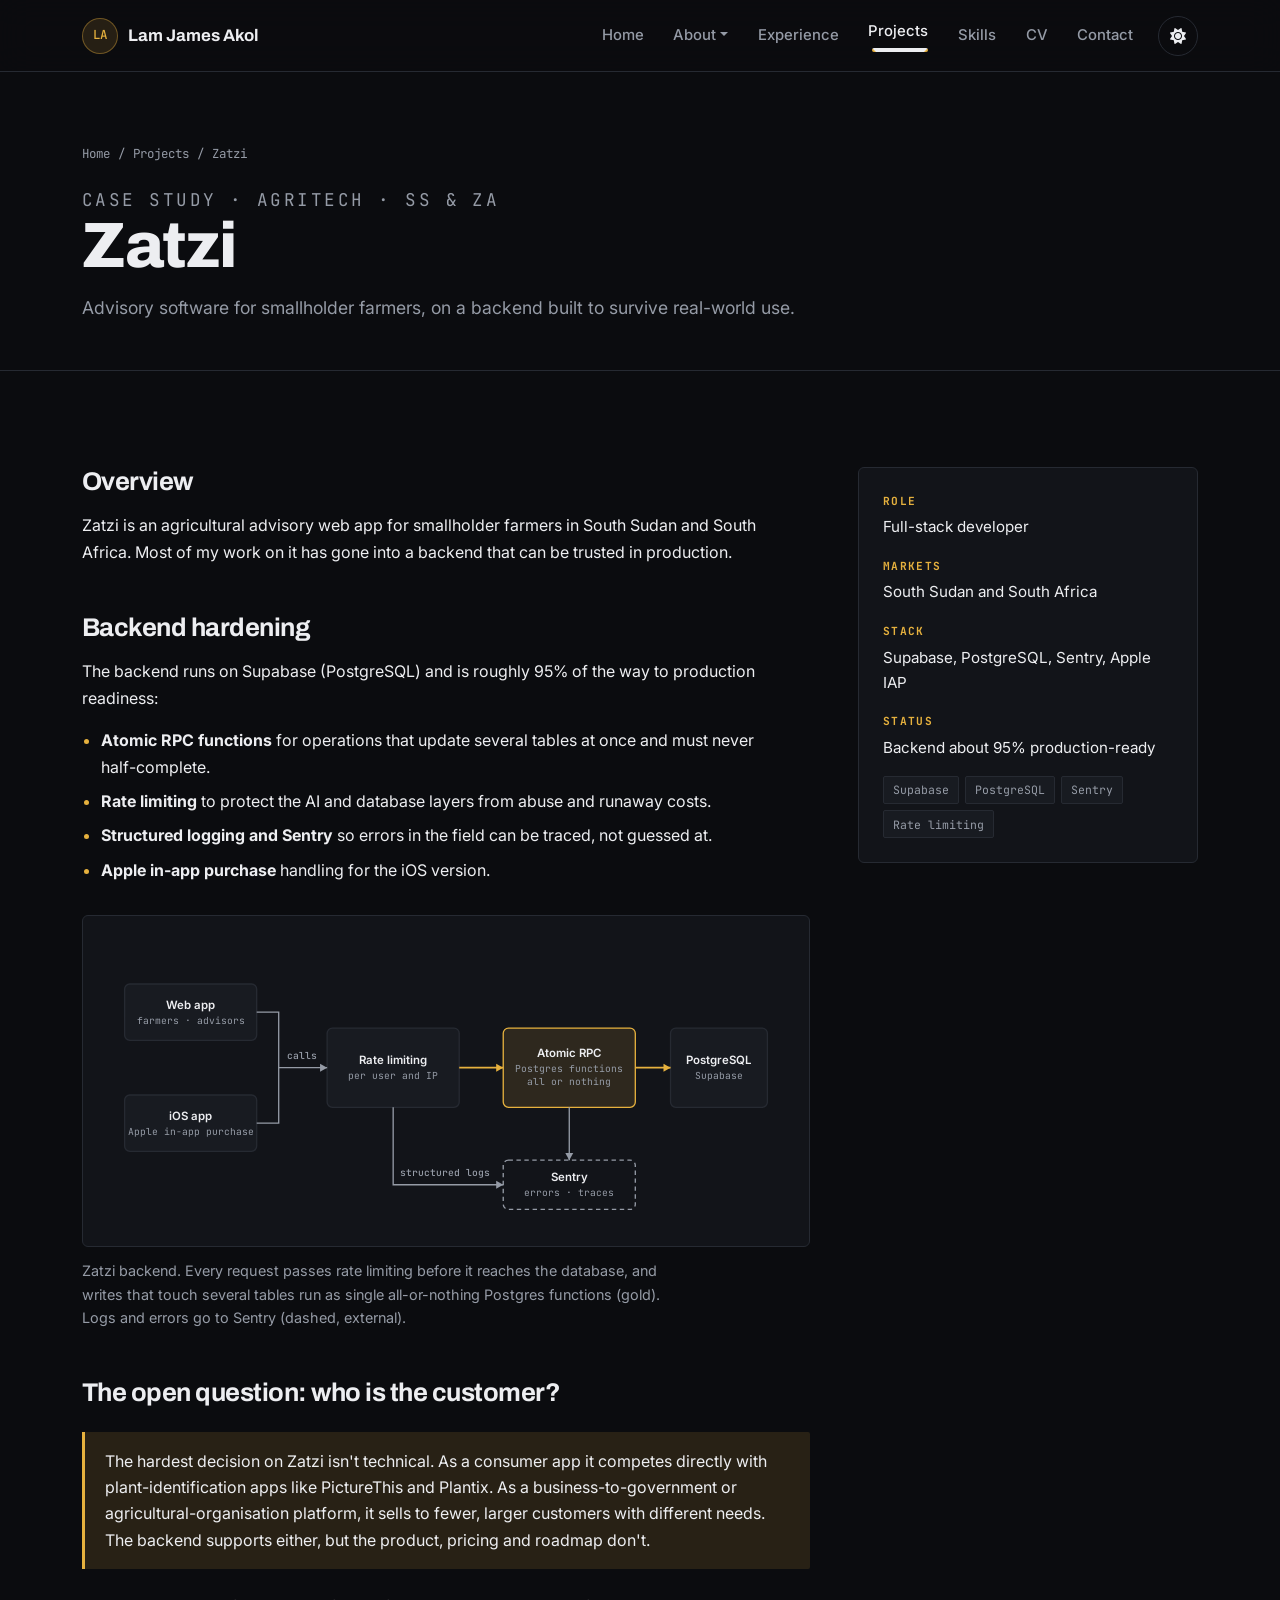
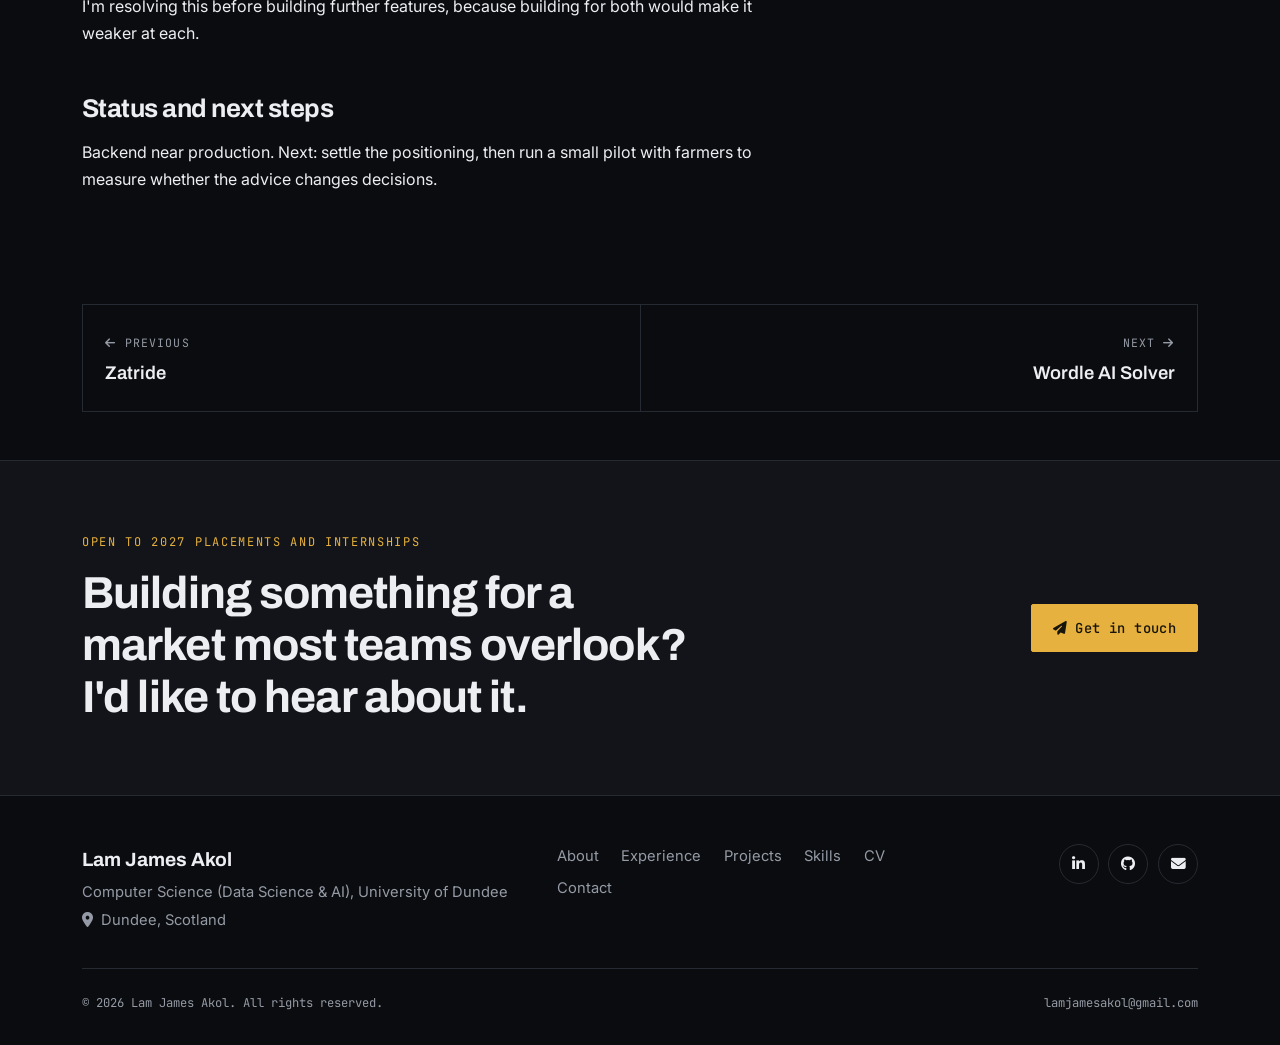
<file: zatzi.html>
<!DOCTYPE html>
<html lang="en" data-bs-theme="dark">
<head>
<meta charset="utf-8">
<meta name="viewport" content="width=device-width, initial-scale=1">
<meta name="description" content="Case study: Zatzi. An advisory web app for smallholder farmers in South Sudan and South Africa, on a Supabase backend hardened for production use.">
<meta name="author" content="Lam James Akol">
<title>Zatzi case study | Lam James Akol</title>
<script>try{var t=localStorage.getItem('theme');if(t==='light'||t==='dark')document.documentElement.setAttribute('data-bs-theme',t);}catch(e){}</script>
<link rel="icon" href="images/favicon.svg" type="image/svg+xml">
<link rel="preconnect" href="https://fonts.googleapis.com">
<link rel="preconnect" href="https://fonts.gstatic.com" crossorigin>
<link rel="stylesheet" href="https://fonts.googleapis.com/css2?family=Archivo:wght@500;600;700;800&amp;family=Inter:wght@400;500;600&amp;family=JetBrains+Mono:wght@400;500&amp;display=swap">
<link rel="stylesheet" href="vendor/bootstrap/bootstrap.min.css">
<link rel="stylesheet" href="vendor/fontawesome/css/all.min.css">
<link rel="stylesheet" href="css/style.css">
</head>
<body>
<a class="skip-link" href="#main-content">Skip to main content</a>
<div class="visually-hidden" id="themeAnnouncement" aria-live="polite"></div>
<div class="scroll-progress" id="scrollProgress" role="progressbar" aria-label="Page scroll progress" aria-valuemin="0" aria-valuemax="100" aria-valuenow="0"></div>

<header>
  <nav class="navbar navbar-expand-lg fixed-top site-nav" aria-label="Main">
    <div class="container">
      <a class="brand" href="index.html"><span class="brand-mark" aria-hidden="true">LA</span>Lam James Akol</a>
      <button class="navbar-toggler" type="button" data-bs-toggle="collapse" data-bs-target="#mainNav" aria-controls="mainNav" aria-expanded="false" aria-label="Toggle navigation" title="Toggle navigation">
        <i class="fa-solid fa-bars" aria-hidden="true"></i>
      </button>
      <div class="collapse navbar-collapse" id="mainNav">
        <ul class="navbar-nav ms-auto align-items-lg-center gap-lg-1">
          <li class="nav-item"><a class="nav-link" href="index.html">Home</a></li>
          <li class="nav-item dropdown">
            <a class="nav-link dropdown-toggle" href="about.html" role="button" data-bs-toggle="dropdown" aria-expanded="false">About</a>
            <ul class="dropdown-menu">
              <li><a class="dropdown-item" href="about.html">About me</a></li>
              <li><a class="dropdown-item" href="about.html#reflection">Reflection</a></li>
              <li><a class="dropdown-item" href="about.html#ai-acknowledgement">AI use acknowledgement</a></li>
            </ul>
          </li>
          <li class="nav-item"><a class="nav-link" href="work-experience.html">Experience</a></li>
          <li class="nav-item dropdown">
            <a class="nav-link dropdown-toggle active" href="projects.html" role="button" data-bs-toggle="dropdown" aria-expanded="false">Projects</a>
            <ul class="dropdown-menu">
              <li><a class="dropdown-item" href="projects.html">All projects</a></li>
              <li><a class="dropdown-item" href="projects.html#evidence">Evidence</a></li>
              <li><hr class="dropdown-divider"></li>
            <li><a class="dropdown-item" href="nylo.html">Nylo</a></li>
            <li><a class="dropdown-item" href="zatride.html">Zatride</a></li>
            <li><a class="dropdown-item" href="zatzi.html">Zatzi</a></li>
            <li><a class="dropdown-item" href="wordle-ai-solver.html">Wordle AI Solver</a></li>
            </ul>
          </li>
          <li class="nav-item"><a class="nav-link" href="skills.html">Skills</a></li>
          <li class="nav-item"><a class="nav-link" href="cv.html">CV</a></li>
          <li class="nav-item"><a class="nav-link" href="contact.html">Contact</a></li>
          <li class="nav-item ms-lg-2 mt-2 mt-lg-0">
            <button class="theme-toggle" id="themeToggle" type="button" aria-label="Switch to light mode" title="Switch to light mode"><i class="fa-solid fa-sun" aria-hidden="true"></i></button>
          </li>
        </ul>
      </div>
    </div>
  </nav>
</header>

<main id="main-content">

  <section class="page-head">
    <div class="container">
      <nav aria-label="Breadcrumb"><ol class="breadcrumb"><li class="breadcrumb-item"><a href="index.html">Home</a></li><li class="breadcrumb-item"><a href="projects.html">Projects</a></li><li class="breadcrumb-item active" aria-current="page">Zatzi</li></ol></nav>
      <p class="eyebrow">Case study · AgriTech · SS &amp; ZA</p>
      <h1>Zatzi</h1>
      <p class="lead-custom">Advisory software for smallholder farmers, on a backend built to survive real-world use.</p>
    </div>
  </section>

  <section class="section">
    <div class="container">
      <div class="row g-5">
        <div class="col-lg-4 order-lg-2">
          <aside class="case-facts" aria-label="Project facts">
            <dl class="mb-3"><dt>Role</dt><dd>Full-stack developer</dd><dt>Markets</dt><dd>South Sudan and South Africa</dd><dt>Stack</dt><dd>Supabase, PostgreSQL, Sentry, Apple IAP</dd><dt>Status</dt><dd>Backend about 95% production-ready</dd></dl>
            <div class="skill-tags mb-0"><span class="chip">Supabase</span><span class="chip">PostgreSQL</span><span class="chip">Sentry</span><span class="chip">Rate limiting</span></div>
          </aside>
        </div>
        <div class="col-lg-8 order-lg-1 case-body">

          <h2>Overview</h2>
          <p>Zatzi is an agricultural advisory web app for smallholder farmers in South Sudan and South Africa. Most of my work on it has gone into a backend that can be trusted in production.</p>

          <h2>Backend hardening</h2>
          <p>The backend runs on Supabase (PostgreSQL) and is roughly 95% of the way to production readiness:</p>
          <ul>
            <li><strong>Atomic RPC functions</strong> for operations that update several tables at once and must never half-complete.</li>
            <li><strong>Rate limiting</strong> to protect the AI and database layers from abuse and runaway costs.</li>
            <li><strong>Structured logging and Sentry</strong> so errors in the field can be traced, not guessed at.</li>
            <li><strong>Apple in-app purchase</strong> handling for the iOS version.</li>
          </ul>

<figure class="diagram">
  <div class="diagram-frame">
    <svg viewBox="0 0 770 320" role="img" aria-label="Zatzi backend: web and iOS clients pass through rate limiting to atomic Postgres RPC functions on Supabase; errors and structured logs go to Sentry." xmlns="http://www.w3.org/2000/svg"><rect class="dg-box " x="20" y="50" width="150" height="64" rx="6"/><text class="dg-title" x="95.0" y="78.0" text-anchor="middle">Web app</text><text class="dg-sub" x="95.0" y="95.0" text-anchor="middle">farmers · advisors</text><rect class="dg-box " x="20" y="176" width="150" height="64" rx="6"/><text class="dg-title" x="95.0" y="204.0" text-anchor="middle">iOS app</text><text class="dg-sub" x="95.0" y="221.0" text-anchor="middle">Apple in-app purchase</text><polyline class="dg-line" points="170,82 195,82 195,208 170,208"/><rect class="dg-box " x="250" y="100" width="150" height="90" rx="6"/><text class="dg-title" x="325.0" y="141.0" text-anchor="middle">Rate limiting</text><text class="dg-sub" x="325.0" y="158.0" text-anchor="middle">per user and IP</text><polyline class="dg-line" points="195,145 250,145"/><polygon class="dg-head" points="250,145 242,140.5 242,149.5"/><text class="dg-label" x="222" y="135" text-anchor="middle">calls</text><rect class="dg-box hl" x="450" y="100" width="150" height="90" rx="6"/><text class="dg-title" x="525.0" y="133.0" text-anchor="middle">Atomic RPC</text><text class="dg-sub" x="525.0" y="150.0" text-anchor="middle">Postgres functions</text><text class="dg-sub" x="525.0" y="165.0" text-anchor="middle">all or nothing</text><polyline class="dg-line hl" points="400,145 450,145"/><polygon class="dg-head hl" points="450,145 442,140.5 442,149.5"/><rect class="dg-box " x="640" y="100" width="110" height="90" rx="6"/><text class="dg-title" x="695.0" y="141.0" text-anchor="middle">PostgreSQL</text><text class="dg-sub" x="695.0" y="158.0" text-anchor="middle">Supabase</text><polyline class="dg-line hl" points="600,145 640,145"/><polygon class="dg-head hl" points="640,145 632,140.5 632,149.5"/><rect class="dg-box ext" x="450" y="250" width="150" height="56" rx="6"/><text class="dg-title" x="525.0" y="274.0" text-anchor="middle">Sentry</text><text class="dg-sub" x="525.0" y="291.0" text-anchor="middle">errors · traces</text><polyline class="dg-line" points="325,190 325,278 450,278"/><polygon class="dg-head" points="450,278 442,273.5 442,282.5"/><text class="dg-label" x="333" y="268" text-anchor="start">structured logs</text><polyline class="dg-line" points="525,190 525,250"/><polygon class="dg-head" points="525,250 520.5,242 529.5,242"/></svg>
  </div>
  <figcaption>Zatzi backend. Every request passes rate limiting before it reaches the database, and writes that touch several tables run as single all-or-nothing Postgres functions (gold). Logs and errors go to Sentry (dashed, external).</figcaption>
</figure>

          <h2>The open question: who is the customer?</h2>
          <div class="callout">
            <p>The hardest decision on Zatzi isn't technical. As a consumer app it competes directly with plant-identification apps like PictureThis and Plantix. As a business-to-government or agricultural-organisation platform, it sells to fewer, larger customers with different needs. The backend supports either, but the product, pricing and roadmap don't.</p>
          </div>
          <p>I'm resolving this before building further features, because building for both would make it weaker at each.</p>

          <h2>Status and next steps</h2>
          <p>Backend near production. Next: settle the positioning, then run a small pilot with farmers to measure whether the advice changes decisions.</p>

        </div>
      </div>
    </div>
  </section>

  <section class="pb-5">
    <div class="container">
      <nav class="case-nav" aria-label="More case studies">
        <a href="zatride.html"><span class="dir"><i class="fa-solid fa-arrow-left me-2" aria-hidden="true"></i>Previous</span><div class="ttl">Zatride</div></a>
        <a href="wordle-ai-solver.html"><span class="dir">Next<i class="fa-solid fa-arrow-right ms-2" aria-hidden="true"></i></span><div class="ttl">Wordle AI Solver</div></a>
      </nav>
    </div>
  </section>

  <section class="cta-band">
    <div class="container">
      <div class="row align-items-center g-4">
        <div class="col-lg-8">
          <p class="eyebrow">Open to 2027 placements and internships</p>
          <h2 class="mb-0">Building something for a market most teams overlook? I'd like to hear about it.</h2>
        </div>
        <div class="col-lg-4 text-lg-end">
          <a class="btn btn-gold" href="contact.html"><i class="fa-solid fa-paper-plane me-2" aria-hidden="true"></i>Get in touch</a>
        </div>
      </div>
    </div>
  </section>

</main>

<footer class="site-footer">
  <div class="container">
    <div class="row g-4 align-items-start">
      <div class="col-md-5">
        <p class="footer-name mb-1">Lam James Akol</p>
        <p class="text-muted-custom mb-1">Computer Science (Data Science &amp; AI), University of Dundee</p>
        <p class="text-muted-custom mb-0"><i class="fa-solid fa-location-dot me-2" aria-hidden="true"></i>Dundee, Scotland</p>
      </div>
      <div class="col-md-4">
        <ul class="footer-links">
          <li><a href="about.html">About</a></li>
          <li><a href="work-experience.html">Experience</a></li>
          <li><a href="projects.html">Projects</a></li>
          <li><a href="skills.html">Skills</a></li>
          <li><a href="cv.html">CV</a></li>
          <li><a href="contact.html">Contact</a></li>
        </ul>
      </div>
      <div class="col-md-3">
        <div class="social-links justify-content-md-end">
          <a href="https://www.linkedin.com/in/lam-james-akol-zakayo-65b657388/" target="_blank" rel="noopener noreferrer" aria-label="LinkedIn profile" title="LinkedIn"><i class="fa-brands fa-linkedin-in" aria-hidden="true"></i></a>
          <a href="https://github.com/itsnotlambo" target="_blank" rel="noopener noreferrer" aria-label="GitHub profile" title="GitHub"><i class="fa-brands fa-github" aria-hidden="true"></i></a>
          <a href="contact.html" aria-label="Contact page" title="Contact"><i class="fa-solid fa-envelope" aria-hidden="true"></i></a>
        </div>
      </div>
    </div>
    <div class="footer-bottom d-flex flex-wrap justify-content-between gap-2">
      <span>&copy; <span id="year">2026</span> Lam James Akol. All rights reserved.</span>
      <span>lamjamesakol@gmail.com</span>
    </div>
  </div>
</footer>

<button class="back-to-top" id="backToTop" type="button" aria-label="Back to top" title="Back to top"><i class="fa-solid fa-arrow-up" aria-hidden="true"></i></button>

<script src="vendor/bootstrap/bootstrap.bundle.min.js"></script>
<script src="js/main.js"></script>
</body>
</html>
</file>
<file: css/style.css>
/* =====================================================================
   Lam James Akol — Portfolio
   Shared stylesheet. Builds on Bootstrap 5.3.3 (vendor/bootstrap).

   Contents
   1.  Design tokens (dark default, light theme)
   2.  Bootstrap overrides
   3.  Base and typography
   4.  Accessibility helpers
   5.  Navigation
   6.  Buttons and chips
   7.  Hero
   8.  Stats strip
   9.  Section headings
   10. Project cards and filter
   11. Case study pages
   12. Timeline (work experience)
   13. Skills
   14. CV
   15. Contact
   16. Footer, back-to-top, scroll progress
   17. Scroll reveal animation
   18. Breakpoints
   19. Reduced motion and print
   ===================================================================== */


/* 1. DESIGN TOKENS ---------------------------------------------------- */
/* Dark is the default theme. JS sets data-bs-theme on <html>.            */
:root,
[data-bs-theme="dark"] {
  --ink: #0B0C0F;
  --surface: #121419;
  --surface-2: #181B21;
  --line: #262A32;
  --fg: #EDEEF1;
  --muted: #959BA6;
  --accent: #E6B13E;          /* gold, from the star on the South Sudanese flag */
  --accent-strong: #F0C258;
  --accent-text: #E6B13E;     /* accent used for small text */
  --accent-soft: rgba(230, 177, 62, 0.13);
  --accent-border: rgba(230, 177, 62, 0.38);
  --on-accent: #17140B;
  --nav-bg: rgba(11, 12, 15, 0.82);
  --shadow: 0 18px 40px rgba(0, 0, 0, 0.45);

  --font-display: "Archivo", "Helvetica Neue", Arial, sans-serif;
  --font-body: "Inter", "Helvetica Neue", Arial, sans-serif;
  --font-mono: "JetBrains Mono", ui-monospace, "SF Mono", Menlo, Consolas, monospace;

  --space-section: 6rem;
  --radius-sm: 2px;
  --radius-md: 6px;
  --radius-full: 999px;
  --ease: cubic-bezier(.2, .7, .2, 1);
  --nav-height: 72px;
}

[data-bs-theme="light"] {
  --ink: #F7F6F2;
  --surface: #FFFFFF;
  --surface-2: #F0EEE8;
  --line: #DEDBD2;
  --fg: #16171B;
  --muted: #5D626C;
  --accent: #C8901A;
  --accent-strong: #B07C10;
  --accent-text: #8A5F00;     /* darker gold so small text passes contrast on light */
  --accent-soft: rgba(200, 144, 26, 0.12);
  --accent-border: rgba(160, 112, 10, 0.42);
  --on-accent: #17140B;
  --nav-bg: rgba(247, 246, 242, 0.86);
  --shadow: 0 16px 34px rgba(30, 28, 20, 0.12);
}


/* 2. BOOTSTRAP OVERRIDES ---------------------------------------------- */
/* Map Bootstrap's own variables onto the design tokens, so its components
   (cards, forms, dropdowns, alerts) follow the theme automatically. */
:root,
[data-bs-theme="dark"],
[data-bs-theme="light"] {
  --bs-body-bg: var(--ink);
  --bs-body-color: var(--fg);
  --bs-body-font-family: var(--font-body);
  --bs-secondary-color: var(--muted);
  --bs-border-color: var(--line);
  --bs-emphasis-color: var(--fg);
  --bs-heading-color: var(--fg);
  --bs-link-color: var(--fg);
  --bs-link-color-rgb: inherit;
  --bs-link-hover-color: var(--accent-text);
  --bs-tertiary-bg: var(--surface-2);
  --bs-secondary-bg: var(--surface);
  --bs-card-bg: var(--surface);
  --bs-border-radius: var(--radius-md);
  --bs-focus-ring-color: var(--accent-border);
}

.card {
  --bs-card-bg: var(--surface);
  --bs-card-border-color: var(--line);
  --bs-card-border-radius: var(--radius-md);
  --bs-card-color: var(--fg);
}

.dropdown-menu {
  --bs-dropdown-bg: var(--surface);
  --bs-dropdown-border-color: var(--line);
  --bs-dropdown-link-color: var(--fg);
  --bs-dropdown-link-hover-bg: var(--accent-soft);
  --bs-dropdown-link-hover-color: var(--fg);
  --bs-dropdown-link-active-bg: var(--accent);
  --bs-dropdown-link-active-color: var(--on-accent);
  --bs-dropdown-border-radius: var(--radius-md);
  font-size: .94rem;
  padding: .4rem;
}
.dropdown-item { border-radius: var(--radius-sm); padding: .5rem .8rem; }

.form-control {
  background: var(--surface-2);
  border-color: var(--line);
  color: var(--fg);
  border-radius: var(--radius-sm);
}
.form-control:focus {
  background: var(--surface-2);
  color: var(--fg);
  border-color: var(--accent);
  box-shadow: 0 0 0 .2rem var(--accent-soft);
}
.form-control::placeholder { color: var(--muted); opacity: .8; }
.form-floating > label { color: var(--muted); }
.form-floating > .form-control:focus ~ label,
.form-floating > .form-control:not(:placeholder-shown) ~ label { color: var(--muted); }
.form-floating > .form-control:focus ~ label::after,
.form-floating > .form-control:not(:placeholder-shown) ~ label::after { background: transparent; }

.alert-success {
  --bs-alert-bg: var(--accent-soft);
  --bs-alert-border-color: var(--accent-border);
  --bs-alert-color: var(--fg);
}


/* 3. BASE AND TYPOGRAPHY ---------------------------------------------- */
html { scroll-behavior: smooth; scroll-padding-top: calc(var(--nav-height) + 16px); }

body {
  background: var(--ink);
  color: var(--fg);
  font-family: var(--font-body);
  font-size: 1rem;
  line-height: 1.65;
  -webkit-font-smoothing: antialiased;
  transition: background-color .25s ease, color .25s ease;
}

main { padding-top: var(--nav-height); }

h1, h2, h3, h4, .display-font {
  font-family: var(--font-display);
  letter-spacing: -0.02em;
  text-wrap: balance;
}
h1 { font-weight: 800; line-height: 1; }
h2 { font-weight: 700; line-height: 1.15; }
h3 { font-weight: 600; line-height: 1.25; }

p { max-width: 68ch; }
a { text-underline-offset: 3px; }

.eyebrow {
  font-family: var(--font-mono);
  font-size: .75rem;
  letter-spacing: .14em;
  text-transform: uppercase;
  color: var(--accent-text);
  margin-bottom: 1rem;
}

.text-muted-custom { color: var(--muted); }
.text-accent { color: var(--accent-text); }
.lead-custom { font-size: clamp(1.05rem, 1.8vw, 1.25rem); line-height: 1.6; }
.mono { font-family: var(--font-mono); }

.section { padding-block: var(--space-section); }
.section + .section { border-top: 1px solid var(--line); }
.bg-surface { background: var(--surface); }


/* 4. ACCESSIBILITY HELPERS -------------------------------------------- */
.skip-link {
  position: absolute;
  left: 1rem;
  top: -100px;
  z-index: 2000;
  background: var(--accent);
  color: var(--on-accent);
  padding: .6rem 1rem;
  border-radius: var(--radius-sm);
  font-weight: 600;
  text-decoration: none;
}
.skip-link:focus { top: 1rem; }

:focus-visible {
  outline: 2px solid var(--accent);
  outline-offset: 3px;
}


/* 5. NAVIGATION ------------------------------------------------------- */
.site-nav {
  min-height: var(--nav-height);
  background: var(--nav-bg);
  backdrop-filter: blur(16px) saturate(140%);
  -webkit-backdrop-filter: blur(16px) saturate(140%);
  border-bottom: 1px solid var(--line);
}

.brand {
  display: flex;
  align-items: center;
  gap: .65rem;
  font-family: var(--font-display);
  font-weight: 700;
  font-size: 1.05rem;
  color: var(--fg);
  text-decoration: none;
}
.brand:hover { color: var(--fg); }
.brand-mark {
  display: inline-grid;
  place-items: center;
  width: 36px;
  height: 36px;
  border-radius: 50%;
  border: 1px solid var(--accent-border);
  background: var(--accent-soft);
  color: var(--accent-text);
  font-family: var(--font-mono);
  font-size: .78rem;
  font-weight: 500;
  letter-spacing: .02em;
}

.site-nav .nav-link {
  color: var(--muted);
  font-size: .93rem;
  font-weight: 500;
  padding: .5rem .8rem !important;
  border-radius: var(--radius-sm);
  transition: color .15s ease;
}
.site-nav .nav-link:hover,
.site-nav .nav-link:focus-visible,
.site-nav .nav-link.show { color: var(--fg); }
.site-nav .nav-link.active,
.site-nav .nav-link[aria-current="page"] { color: var(--fg); }
.site-nav .nav-link.active::after {
  content: "";
  display: block;
  height: 2px;
  margin-top: 4px;
  background: var(--accent);
  border-radius: 2px;
}

.navbar-toggler {
  border-color: var(--line);
  color: var(--fg);
  padding: .4rem .6rem;
}
.navbar-toggler:focus { box-shadow: 0 0 0 .2rem var(--accent-soft); }
.navbar-toggler i { font-size: 1.15rem; }

.theme-toggle {
  display: inline-grid;
  place-items: center;
  width: 40px;
  height: 40px;
  border-radius: 50%;
  border: 1px solid var(--line);
  background: transparent;
  color: var(--fg);
  transition: border-color .15s ease, color .15s ease, transform .3s var(--ease);
}
.theme-toggle:hover { border-color: var(--accent); color: var(--accent-text); transform: rotate(-18deg); }


/* 6. BUTTONS AND CHIPS ------------------------------------------------ */
.btn-gold,
.btn-line {
  font-family: var(--font-mono);
  font-size: .86rem;
  letter-spacing: .03em;
  border-radius: var(--radius-sm);
  padding: .8rem 1.3rem;
  transition: background-color .18s ease, border-color .18s ease, color .18s ease, transform .18s var(--ease);
}
.btn-gold {
  background: var(--accent);
  border: 1px solid var(--accent);
  color: var(--on-accent);
  font-weight: 500;
}
.btn-gold:hover,
.btn-gold:focus-visible {
  background: var(--accent-strong);
  border-color: var(--accent-strong);
  color: var(--on-accent);
  transform: translateY(-2px);
}
.btn-line {
  background: transparent;
  border: 1px solid var(--line);
  color: var(--fg);
}
.btn-line:hover,
.btn-line:focus-visible {
  border-color: var(--accent);
  color: var(--accent-text);
  transform: translateY(-2px);
}

.chip {
  display: inline-block;
  font-family: var(--font-mono);
  font-size: .72rem;
  color: var(--muted);
  background: var(--surface-2);
  border: 1px solid var(--line);
  border-radius: var(--radius-sm);
  padding: .22rem .55rem;
  white-space: nowrap;
}

.status-pill {
  display: inline-flex;
  align-items: center;
  gap: .5rem;
  font-family: var(--font-mono);
  font-size: .72rem;
  letter-spacing: .07em;
  text-transform: uppercase;
  color: var(--accent-text);
  border: 1px solid var(--accent-border);
  background: var(--accent-soft);
  border-radius: var(--radius-full);
  padding: .3rem .8rem;
  white-space: nowrap;
}
.status-dot {
  width: 7px;
  height: 7px;
  border-radius: 50%;
  background: var(--accent);
  flex: none;
  animation: pulse 2.4s ease-in-out infinite;
}
@keyframes pulse {
  0%, 100% { box-shadow: 0 0 0 0 var(--accent-border); }
  50% { box-shadow: 0 0 0 6px transparent; }
}


/* 7. HERO ------------------------------------------------------------- */
.hero {
  position: relative;
  padding-block: 5.5rem 4.5rem;
  overflow: hidden;
}
/* A faint survey grid, cropped by a radial mask. Decorative only. */
.hero::before {
  content: "";
  position: absolute;
  inset: 0;
  background-image:
    linear-gradient(var(--line) 1px, transparent 1px),
    linear-gradient(90deg, var(--line) 1px, transparent 1px);
  background-size: 56px 56px;
  -webkit-mask-image: radial-gradient(ellipse 70% 60% at 75% 40%, #000 0%, transparent 70%);
          mask-image: radial-gradient(ellipse 70% 60% at 75% 40%, #000 0%, transparent 70%);
  opacity: .55;
  pointer-events: none;
}
.hero > .container { position: relative; }

.hero h1 {
  font-size: clamp(2.8rem, 7.5vw, 5.4rem);
  letter-spacing: -0.035em;
  margin: 1.5rem 0 1rem;
}
.hero-role {
  font-family: var(--font-mono);
  font-size: clamp(.95rem, 1.6vw, 1.12rem);
  color: var(--accent-text);
  min-height: 1.7em;
  margin-bottom: 1.5rem;
}
.typing-caret {
  display: inline-block;
  width: .55ch;
  height: 1.1em;
  margin-left: 2px;
  vertical-align: -0.18em;
  background: var(--accent);
  animation: blink 1s steps(1) infinite;
}
@keyframes blink { 50% { opacity: 0; } }

.portrait {
  position: relative;
  width: min(340px, 100%);
  aspect-ratio: 1;
  margin-inline: auto;
}
.portrait img {
  width: 100%;
  height: 100%;
  object-fit: cover;
  border-radius: 50%;
  position: relative;
  z-index: 1;
}
.portrait::before,
.portrait::after {
  content: "";
  position: absolute;
  border-radius: 50%;
  pointer-events: none;
}
.portrait::before { inset: -14px; border: 1px solid var(--line); }
.portrait::after {
  inset: -28px;
  border: 1px dashed var(--accent-border);
  animation: orbit 60s linear infinite;
}
@keyframes orbit { to { transform: rotate(360deg); } }

.portrait-tag {
  position: absolute;
  z-index: 2;
  right: -6px;
  bottom: 12%;
  background: var(--surface);
  border: 1px solid var(--line);
  border-radius: var(--radius-sm);
  padding: .45rem .7rem;
  font-family: var(--font-mono);
  font-size: .72rem;
  color: var(--muted);
  box-shadow: var(--shadow);
}
.portrait-tag strong { color: var(--fg); font-weight: 500; }


/* 8. STATS STRIP ------------------------------------------------------ */
.stats {
  display: grid;
  grid-template-columns: repeat(4, minmax(0, 1fr));
  border: 1px solid var(--line);
  background: var(--line);
  gap: 1px;
}
.stat { background: var(--ink); padding: 1.6rem 1.4rem; }
.stat-number {
  font-family: var(--font-display);
  font-weight: 800;
  font-size: clamp(2rem, 4vw, 2.7rem);
  letter-spacing: -0.03em;
  line-height: 1;
  font-variant-numeric: tabular-nums;
}
.stat-number .suffix { color: var(--accent-text); }
.stat-label { color: var(--muted); font-size: .9rem; margin-top: .5rem; line-height: 1.4; }


/* 9. SECTION HEADINGS ------------------------------------------------- */
.section-head { margin-bottom: 2.75rem; }
.section-head h2 { font-size: clamp(1.8rem, 4vw, 2.6rem); margin-bottom: .75rem; }
.section-head p { color: var(--muted); margin-bottom: 0; }

.page-head { padding-block: 4.5rem 3rem; border-bottom: 1px solid var(--line); }
.page-head h1 { font-size: clamp(2.4rem, 6vw, 4rem); margin-bottom: 1rem; }
.page-head p { color: var(--muted); font-size: 1.1rem; margin-bottom: 0; }

.breadcrumb {
  --bs-breadcrumb-divider-color: var(--muted);
  --bs-breadcrumb-item-active-color: var(--muted);
  font-family: var(--font-mono);
  font-size: .78rem;
  margin-bottom: 1.25rem;
}
.breadcrumb a { color: var(--muted); text-decoration: none; }
.breadcrumb a:hover { color: var(--accent-text); }


/* 10. PROJECT CARDS AND FILTER ---------------------------------------- */
/* One repeatable pattern: copy a .col block in projects.html to add a project. */
.project-card {
  height: 100%;
  background: var(--surface);
  border: 1px solid var(--line);
  border-radius: var(--radius-md);
  overflow: hidden;
  transition: transform .3s var(--ease), border-color .3s ease, box-shadow .3s ease;
}
.project-card:hover,
.project-card:focus-within {
  transform: translateY(-6px);
  border-color: var(--accent-border);
  box-shadow: var(--shadow);
}

/* Visual header: a typographic plate in place of a screenshot. */
.project-plate {
  position: relative;
  aspect-ratio: 16 / 8;
  max-width: 100%;
  padding: 1.25rem;
  display: flex;
  flex-direction: column;
  justify-content: space-between;
  background:
    radial-gradient(circle at 85% 20%, var(--accent-soft), transparent 55%),
    var(--surface-2);
  border-bottom: 1px solid var(--line);
  overflow: hidden;
}
.project-plate .plate-icon {
  font-size: 1.6rem;
  color: var(--accent-text);
}
.project-plate .plate-code {
  font-family: var(--font-mono);
  font-size: .72rem;
  letter-spacing: .1em;
  text-transform: uppercase;
  color: var(--muted);
}
.project-plate .plate-mark {
  position: absolute;
  right: -0.08em;
  bottom: -0.28em;
  font-family: var(--font-display);
  font-weight: 800;
  font-size: 6.5rem;
  line-height: 1;
  letter-spacing: -0.05em;
  color: var(--line);
  user-select: none;
}

.project-card .card-body { padding: 1.4rem; display: flex; flex-direction: column; }
.project-card .card-title { font-size: 1.25rem; margin-bottom: .5rem; }
.project-card .card-text { color: var(--muted); font-size: .95rem; }
.project-meta { display: flex; flex-wrap: wrap; gap: .5rem; align-items: center; margin-bottom: .9rem; }
.skill-tags { display: flex; flex-wrap: wrap; gap: .4rem; margin: .4rem 0 1.25rem; }
.card-link-arrow {
  margin-top: auto;
  font-family: var(--font-mono);
  font-size: .84rem;
  color: var(--fg);
  text-decoration: none;
  display: inline-flex;
  align-items: center;
  gap: .5rem;
}
.card-link-arrow i { transition: transform .2s var(--ease); }
.card-link-arrow:hover { color: var(--accent-text); }
.card-link-arrow:hover i { transform: translateX(4px); }
/* Make the whole card clickable from its main link. */
.stretched-wrap { position: relative; }

.filter-bar { display: flex; flex-wrap: wrap; gap: .5rem; margin-bottom: 2rem; }
.filter-btn {
  font-family: var(--font-mono);
  font-size: .8rem;
  border: 1px solid var(--line);
  background: transparent;
  color: var(--muted);
  border-radius: var(--radius-full);
  padding: .4rem 1rem;
  transition: all .15s ease;
}
.filter-btn:hover { color: var(--fg); border-color: var(--accent-border); }
.filter-btn[aria-pressed="true"] { background: var(--accent); border-color: var(--accent); color: var(--on-accent); }
.project-col.is-hidden { display: none; }


/* 11. CASE STUDY PAGES ------------------------------------------------ */
.case-facts {
  border: 1px solid var(--line);
  border-radius: var(--radius-md);
  background: var(--surface);
  padding: 1.5rem;
  position: sticky;
  top: calc(var(--nav-height) + 24px);
}
.case-facts dt {
  font-family: var(--font-mono);
  font-size: .7rem;
  letter-spacing: .12em;
  text-transform: uppercase;
  color: var(--accent-text);
  margin-top: 1.1rem;
}
.case-facts dt:first-child { margin-top: 0; }
.case-facts dd { margin: .25rem 0 0; font-size: .95rem; }

.case-body h2 { font-size: 1.6rem; margin: 3rem 0 1rem; }
.case-body h2:first-child { margin-top: 0; }
.case-body ul { padding-left: 1.2rem; }
.case-body li { margin-bottom: .5rem; max-width: 66ch; }
.case-body li::marker { color: var(--accent-text); }

.callout {
  border-left: 3px solid var(--accent);
  background: var(--accent-soft);
  padding: 1rem 1.25rem;
  border-radius: 0 var(--radius-sm) var(--radius-sm) 0;
  margin: 1.5rem 0;
}
.callout p:last-child { margin-bottom: 0; }

.spec-table { width: 100%; border-collapse: collapse; font-size: .95rem; }
.spec-table th,
.spec-table td { padding: .75rem .9rem; border-bottom: 1px solid var(--line); text-align: left; vertical-align: top; }
.spec-table th {
  font-family: var(--font-mono);
  font-size: .72rem;
  letter-spacing: .1em;
  text-transform: uppercase;
  color: var(--muted);
  font-weight: 500;
}
.table-scroll { overflow-x: auto; }

.case-nav {
  display: grid;
  grid-template-columns: 1fr 1fr;
  gap: 1px;
  background: var(--line);
  border: 1px solid var(--line);
}
.case-nav a {
  background: var(--ink);
  padding: 1.4rem;
  text-decoration: none;
  color: var(--fg);
  transition: background-color .15s ease;
}
.case-nav a:hover { background: var(--surface); }
.case-nav .dir { font-family: var(--font-mono); font-size: .72rem; color: var(--muted); letter-spacing: .1em; text-transform: uppercase; }
.case-nav .ttl { font-family: var(--font-display); font-weight: 600; font-size: 1.15rem; margin-top: .25rem; }
.case-nav a:last-child { text-align: right; }


/* 12. TIMELINE -------------------------------------------------------- */
.timeline { position: relative; padding-left: 2rem; }
.timeline::before {
  content: "";
  position: absolute;
  left: 6px;
  top: .6rem;
  bottom: .6rem;
  width: 1px;
  background: var(--line);
}
.timeline-item { position: relative; padding-bottom: 3rem; }
.timeline-item:last-child { padding-bottom: 0; }
.timeline-item::before {
  content: "";
  position: absolute;
  left: calc(-2rem + 1px);
  top: .45rem;
  width: 11px;
  height: 11px;
  border-radius: 50%;
  background: var(--ink);
  border: 2px solid var(--accent);
}
.timeline-date {
  font-family: var(--font-mono);
  font-size: .78rem;
  color: var(--accent-text);
  letter-spacing: .04em;
}
.timeline-item h3 { font-size: 1.35rem; margin: .35rem 0 .2rem; }
.timeline-org { color: var(--muted); margin-bottom: .9rem; }
.timeline-item ul { padding-left: 1.1rem; color: var(--fg); }
.timeline-item li { margin-bottom: .45rem; }
.timeline-item li::marker { color: var(--accent-text); }


/* 13. SKILLS ---------------------------------------------------------- */
.skill-card {
  height: 100%;
  border: 1px solid var(--line);
  border-radius: var(--radius-md);
  background: var(--surface);
  padding: 1.5rem;
}
.skill-card h3 { font-size: 1.15rem; display: flex; align-items: center; gap: .65rem; margin-bottom: 1.1rem; }
.skill-card h3 i { color: var(--accent-text); font-size: 1rem; }
.skill-list { list-style: none; padding: 0; margin: 0; }
.skill-list li {
  display: flex;
  justify-content: space-between;
  align-items: baseline;
  gap: 1rem;
  padding: .55rem 0;
  border-bottom: 1px solid var(--line);
  font-size: .95rem;
}
.skill-list li:last-child { border-bottom: 0; }

/* Level meter: three segments rather than a fake percentage. */
.level { display: inline-flex; gap: 3px; flex: none; align-items: center; }
.level span { width: 16px; height: 6px; border-radius: 1px; background: var(--line); }
.level[data-level="1"] span:nth-child(-n+1),
.level[data-level="2"] span:nth-child(-n+2),
.level[data-level="3"] span:nth-child(-n+3) { background: var(--accent); }

.level-key { display: flex; flex-wrap: wrap; gap: 1.5rem; font-family: var(--font-mono); font-size: .78rem; color: var(--muted); }
.level-key > div { display: flex; align-items: center; gap: .6rem; }

.transfer-row {
  display: grid;
  grid-template-columns: 220px minmax(0, 1fr);
  gap: 1.5rem;
  padding: 1.25rem 0;
  border-bottom: 1px solid var(--line);
}
.transfer-row:first-child { border-top: 1px solid var(--line); }
.transfer-row h3 { font-size: 1.05rem; margin: 0; }
.transfer-row p { margin: 0; color: var(--muted); }


/* 14. CV -------------------------------------------------------------- */
.cv-sheet {
  background: var(--surface);
  border: 1px solid var(--line);
  border-radius: var(--radius-md);
  padding: clamp(1.5rem, 4vw, 3.25rem);
}
.cv-sheet h2 {
  font-family: var(--font-mono);
  font-size: .76rem;
  letter-spacing: .14em;
  text-transform: uppercase;
  color: var(--accent-text);
  font-weight: 500;
  border-bottom: 1px solid var(--line);
  padding-bottom: .6rem;
  margin: 2.25rem 0 1.1rem;
}
.cv-sheet h2:first-of-type { margin-top: 1.75rem; }
.cv-entry { margin-bottom: 1.25rem; }
.cv-entry-head { display: flex; justify-content: space-between; gap: 1rem; flex-wrap: wrap; }
.cv-entry-head h3 { font-size: 1.05rem; margin: 0; }
.cv-entry-head .when { font-family: var(--font-mono); font-size: .78rem; color: var(--muted); }
.cv-entry .org { color: var(--muted); font-size: .93rem; margin-bottom: .4rem; }
.cv-entry ul { padding-left: 1.1rem; margin-bottom: 0; font-size: .95rem; }
.cv-entry li { margin-bottom: .3rem; }
.cv-contact { display: flex; flex-wrap: wrap; gap: .4rem 1.4rem; font-family: var(--font-mono); font-size: .82rem; color: var(--muted); }
.cv-contact a { color: var(--muted); }


/* 15. CONTACT --------------------------------------------------------- */
.contact-method {
  display: flex;
  gap: 1rem;
  align-items: flex-start;
  padding: 1.2rem 0;
  border-bottom: 1px solid var(--line);
}
.contact-method:first-child { border-top: 1px solid var(--line); }
.contact-icon {
  width: 42px;
  height: 42px;
  flex: none;
  display: grid;
  place-items: center;
  border-radius: 50%;
  border: 1px solid var(--accent-border);
  background: var(--accent-soft);
  color: var(--accent-text);
}
.contact-method .label { font-family: var(--font-mono); font-size: .72rem; letter-spacing: .1em; text-transform: uppercase; color: var(--muted); }
.contact-method .value { word-break: break-word; }
.copy-btn {
  font-family: var(--font-mono);
  font-size: .72rem;
  border: 1px solid var(--line);
  background: transparent;
  color: var(--muted);
  border-radius: var(--radius-sm);
  padding: .15rem .55rem;
  margin-left: .5rem;
}
.copy-btn:hover { color: var(--accent-text); border-color: var(--accent); }

.form-panel {
  background: var(--surface);
  border: 1px solid var(--line);
  border-radius: var(--radius-md);
  padding: clamp(1.25rem, 3vw, 2.25rem);
}


/* 16. FOOTER, BACK-TO-TOP, SCROLL PROGRESS ---------------------------- */
.cta-band {
  background: var(--surface);
  border-top: 1px solid var(--line);
  padding-block: 4.5rem;
}
.cta-band h2 { font-size: clamp(1.8rem, 4.5vw, 2.8rem); }

.site-footer {
  border-top: 1px solid var(--line);
  padding-block: 3rem 2rem;
  font-size: .92rem;
}
.site-footer .footer-name { font-family: var(--font-display); font-weight: 700; font-size: 1.2rem; }
.footer-links { list-style: none; padding: 0; margin: 0; display: flex; flex-wrap: wrap; gap: .5rem 1.4rem; }
.footer-links a { color: var(--muted); text-decoration: none; }
.footer-links a:hover { color: var(--accent-text); }
.social-links { display: flex; gap: .6rem; }
.social-links a {
  width: 40px;
  height: 40px;
  display: grid;
  place-items: center;
  border: 1px solid var(--line);
  border-radius: 50%;
  color: var(--fg);
  text-decoration: none;
  transition: border-color .15s ease, color .15s ease;
}
.social-links a:hover { border-color: var(--accent); color: var(--accent-text); }
.footer-bottom {
  border-top: 1px solid var(--line);
  margin-top: 2.25rem;
  padding-top: 1.5rem;
  font-family: var(--font-mono);
  font-size: .76rem;
  color: var(--muted);
}

.back-to-top {
  position: fixed;
  right: max(1.25rem, env(safe-area-inset-right, 0px));
  bottom: max(1.25rem, env(safe-area-inset-bottom, 0px));
  z-index: 1030;
  width: 46px;
  height: 46px;
  border-radius: 50%;
  border: 1px solid var(--accent-border);
  background: var(--surface);
  color: var(--accent-text);
  box-shadow: var(--shadow);
  opacity: 0;
  visibility: hidden;
  transform: translateY(12px);
  transition: opacity .25s ease, transform .25s var(--ease), visibility .25s;
}
.back-to-top.is-visible { opacity: 1; visibility: visible; transform: none; }
.back-to-top:hover { background: var(--accent); color: var(--on-accent); }

.scroll-progress {
  position: fixed;
  top: 0;
  left: 0;
  height: 2px;
  width: 100%;
  transform-origin: 0 50%;
  transform: scaleX(0);
  background: var(--accent);
  z-index: 1040;
}


/* 17. SCROLL REVEAL --------------------------------------------------- */
/* Content is fully visible without JavaScript. The hidden starting state
   only applies once main.js has added .js-reveal to <html>. */
.js-reveal .reveal {
  opacity: 0;
  transform: translateY(22px);
  transition: opacity .7s var(--ease), transform .7s var(--ease);
}
.js-reveal .reveal.is-visible { opacity: 1; transform: none; }
.js-reveal .reveal[data-delay="1"] { transition-delay: .08s; }
.js-reveal .reveal[data-delay="2"] { transition-delay: .16s; }
.js-reveal .reveal[data-delay="3"] { transition-delay: .24s; }


/* 18. BREAKPOINTS ----------------------------------------------------- */
/* Large desktop down to 1199px */
@media (max-width: 1199.98px) {
  .portrait { width: min(300px, 100%); }
}

/* Tablet: navbar collapses at Bootstrap's lg breakpoint */
@media (max-width: 991.98px) {
  :root { --space-section: 4.5rem; }
  .site-nav .navbar-collapse {
    border-top: 1px solid var(--line);
    margin-top: .75rem;
    padding-block: .75rem 1rem;
  }
  .site-nav .nav-link.active::after { display: none; }
  .site-nav .nav-link.active { color: var(--accent-text); }
  .hero { padding-block: 3.5rem 3.5rem; }
  .portrait { margin-top: 2.5rem; width: min(260px, 80%); }
  .stats { grid-template-columns: repeat(2, minmax(0, 1fr)); }
  .case-facts { position: static; margin-bottom: 2.5rem; }
}

/* Small tablet */
@media (max-width: 767.98px) {
  .transfer-row { grid-template-columns: 1fr; gap: .4rem; }
  .case-nav { grid-template-columns: 1fr; }
  .case-nav a:last-child { text-align: left; }
  .page-head { padding-block: 3rem 2.25rem; }
  .portrait-tag { right: 0; }
}

/* Phone */
@media (max-width: 575.98px) {
  :root { --space-section: 3.5rem; }
  .hero h1 { font-size: 2.6rem; }
  .hero-buttons .btn { width: 100%; }
  .stat { padding: 1.2rem 1rem; }
  .project-plate .plate-mark { font-size: 5rem; }
}


/* 19. REDUCED MOTION AND PRINT ---------------------------------------- */
@media (prefers-reduced-motion: reduce) {
  html { scroll-behavior: auto; }
  *, *::before, *::after {
    animation-duration: .001ms !important;
    animation-iteration-count: 1 !important;
    transition-duration: .001ms !important;
  }
  .js-reveal .reveal { opacity: 1; transform: none; }
}

@media print {
  .site-nav, .site-footer, .back-to-top, .scroll-progress, .theme-toggle, .cta-band, .skip-link { display: none !important; }
  main { padding-top: 0; }
  body { background: #fff; color: #000; }
  .cv-sheet { border: 0; padding: 0; }
}


/* 20. DIAGRAMS (evidence and case studies) ----------------------------- */
.diagram { margin: 2rem 0; }
.diagram-frame {
  background: var(--surface);
  border: 1px solid var(--line);
  border-radius: var(--radius-md);
  padding: clamp(.75rem, 2vw, 1.5rem);
  overflow-x: auto;
}
.diagram svg { display: block; width: 100%; min-width: 560px; height: auto; color: var(--fg); }
.diagram figcaption { color: var(--muted); font-size: .9rem; margin-top: .75rem; max-width: 68ch; }
.dg-box { fill: var(--surface-2); stroke: var(--line); stroke-width: 1.5; }
.dg-box.hl { stroke: var(--accent); fill: var(--accent-soft); }
.dg-box.ext { fill: none; stroke: var(--muted); stroke-dasharray: 5 4; }
.dg-title { fill: var(--fg); font: 600 13px var(--font-body); }
.dg-sub { fill: var(--muted); font: 400 11px var(--font-mono); }
.dg-line { stroke: var(--muted); stroke-width: 1.5; fill: none; }
.dg-line.hl { stroke: var(--accent); stroke-width: 2; }
.dg-label { fill: var(--muted); font: 500 11px var(--font-mono); }
.dg-label.hl { fill: var(--accent-text); }
.dg-head { fill: var(--muted); }
.dg-head.hl { fill: var(--accent); }

.evidence-note {
  border: 1px solid var(--line);
  border-radius: var(--radius-md);
  padding: 1.25rem 1.5rem;
  background: var(--surface);
}
.evidence-note dt { font-family: var(--font-mono); font-size: .72rem; letter-spacing: .1em; text-transform: uppercase; color: var(--accent-text); }
.evidence-note dd { margin: .2rem 0 1rem; }
.evidence-note dd:last-child { margin-bottom: 0; }


/* 21. CERTIFICATES ------------------------------------------------------ */
.cert-card {
  height: 100%;
  display: flex;
  flex-direction: column;
  border: 1px solid var(--line);
  border-radius: var(--radius-md);
  background: var(--surface);
  overflow: hidden;
  transition: border-color .2s ease, transform .2s ease;
}
.cert-card:hover { border-color: var(--accent-border); transform: translateY(-3px); }
.cert-thumb {
  position: relative;
  display: block;
  width: 100%;
  padding: 0;
  border: 0;
  border-bottom: 1px solid var(--line);
  background: #fff;
  cursor: zoom-in;
  line-height: 0;
}
.cert-thumb img { width: 100%; height: auto; display: block; }
.cert-zoom {
  position: absolute;
  inset: auto 0 0 0;
  display: flex;
  align-items: center;
  justify-content: center;
  gap: .5rem;
  padding: .6rem;
  line-height: 1.2;
  font-family: var(--font-mono);
  font-size: .72rem;
  letter-spacing: .06em;
  text-transform: uppercase;
  color: #fff;
  background: rgba(11, 12, 15, .82);
  opacity: 0;
  transform: translateY(100%);
  transition: opacity .2s ease, transform .2s ease;
}
.cert-thumb:hover .cert-zoom,
.cert-thumb:focus-visible .cert-zoom { opacity: 1; transform: none; }
.cert-thumb:focus-visible { outline: 2px solid var(--accent); outline-offset: -2px; }
.cert-body { display: flex; flex-direction: column; flex: 1; padding: 1.25rem 1.35rem 1.4rem; }
.cert-body h3 { font-size: 1.15rem; margin-bottom: .5rem; }
.cert-meta {
  margin: 0 0 .5rem;
  font-size: .72rem;
  letter-spacing: .06em;
  text-transform: uppercase;
  color: var(--accent-text);
}
.cert-blurb { color: var(--muted); font-size: .92rem; margin-bottom: .9rem; }
.cert-count { display: flex; flex-wrap: wrap; gap: .4rem; margin-bottom: 1.1rem; }
.cert-pill {
  padding: .15rem .6rem;
  border: 1px solid var(--accent-border);
  border-radius: var(--radius-full);
  background: var(--accent-soft);
  font-family: var(--font-mono);
  font-size: .7rem;
  color: var(--accent-text);
}
.cert-verify { margin-top: auto; font-size: .9rem; font-weight: 600; text-decoration: none; }
.cert-verify:hover { text-decoration: underline; }
.cert-modal .modal-content { background: var(--surface); border: 1px solid var(--line); }
.cert-modal .modal-header { border-bottom-color: var(--line); }
.cert-modal .btn-close { filter: var(--close-filter, invert(1)); }
[data-bs-theme="light"] .cert-modal .btn-close { filter: none; }
.cert-full { border: 1px solid var(--line); border-radius: var(--radius-md); background: #fff; }
.cert-topics { padding-left: 1.2rem; margin-bottom: 1.25rem; color: var(--muted); font-size: .92rem; }
.cert-topics li { margin-bottom: .3rem; }

@media (prefers-reduced-motion: reduce) {
  .cert-card, .cert-zoom { transition: none; }
  .cert-card:hover { transform: none; }
}
</file>
